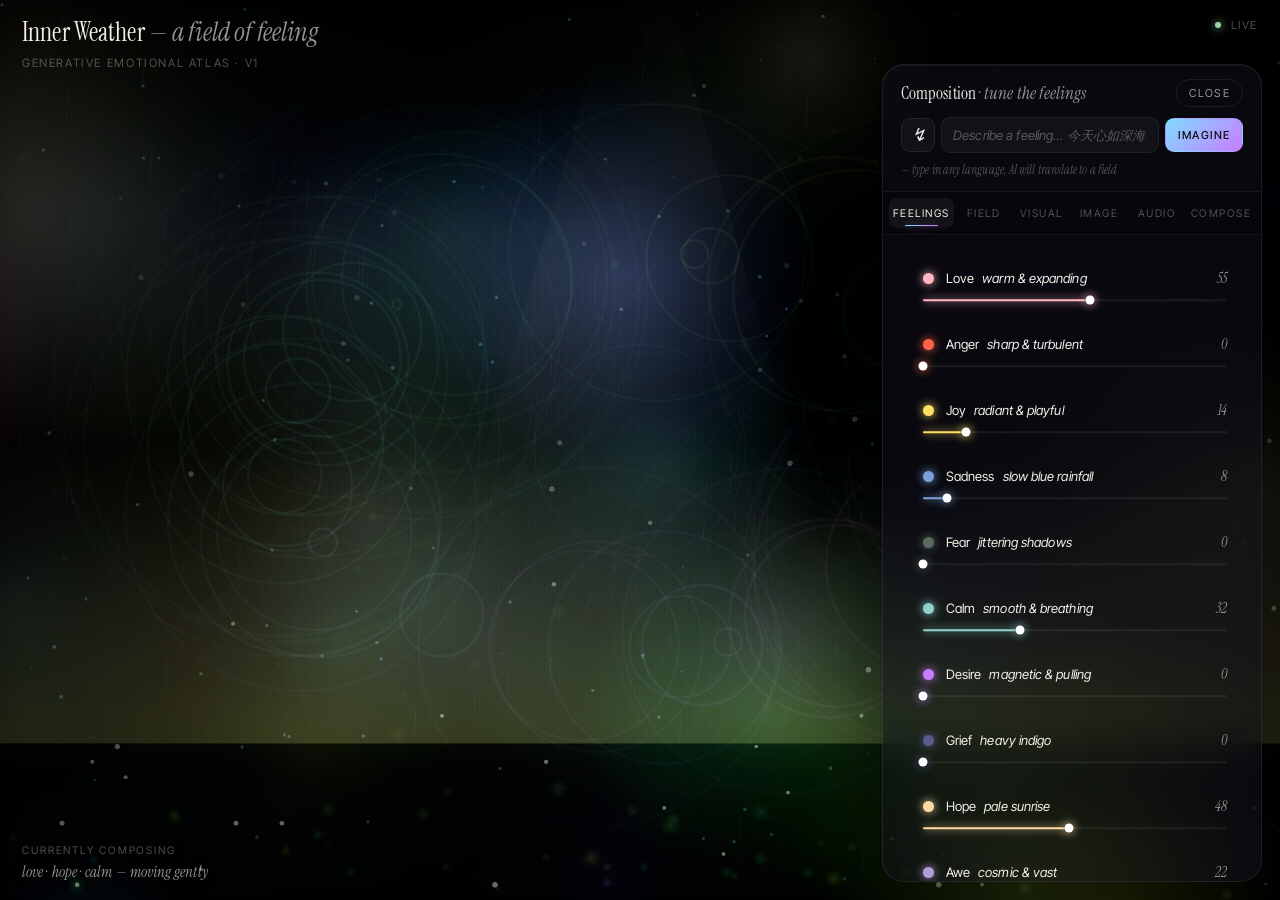
<file: Inner Weather.html>
<!doctype html>
<html lang="en">
<head>
<meta charset="utf-8" />
<meta name="viewport" content="width=device-width, initial-scale=1, viewport-fit=cover" />
<title>Inner Weather — an emotional field</title>
<link rel="preconnect" href="https://fonts.googleapis.com" />
<link rel="preconnect" href="https://fonts.gstatic.com" crossorigin />
<link href="https://fonts.googleapis.com/css2?family=Instrument+Serif:ital@0;1&family=Inter+Tight:wght@300;400;500;600&display=swap" rel="stylesheet" />
<style>
  :root{
    --bg-0:#07070c;
    --bg-1:#0c0b14;
    --ink:#f3eee6;
    --ink-soft:rgba(243,238,230,.62);
    --ink-faint:rgba(243,238,230,.32);
    --glass:rgba(18,16,28,.55);
    --glass-stroke:rgba(255,255,255,.08);
    --hairline:rgba(255,255,255,.06);
    --serif:"Instrument Serif", "Iowan Old Style", Georgia, serif;
    --sans:"Inter Tight", "Helvetica Neue", Helvetica, Arial, sans-serif;
  }
  *{box-sizing:border-box}
  html,body{margin:0;padding:0;height:100%;background:var(--bg-0);color:var(--ink);font-family:var(--sans);overflow:hidden;overscroll-behavior:none;-webkit-tap-highlight-color:transparent}
  body{font-feature-settings:"ss01","cv11";letter-spacing:.005em}
  canvas{display:block;position:absolute;inset:0;width:100%;height:100%;touch-action:none}
  #stage{position:fixed;inset:0}

  /* — Top chrome — */
  .topbar{
    position:fixed;top:0;left:0;right:0;z-index:5;
    padding:18px 22px 14px;display:flex;align-items:flex-start;justify-content:space-between;gap:16px;
    pointer-events:none;
  }
  .title{pointer-events:auto;font-family:var(--serif);font-weight:400;font-size:26px;line-height:1.15;letter-spacing:.005em;white-space:nowrap}
  .title em{font-style:italic;color:var(--ink-soft)}
  .subtitle{margin-top:8px;font-size:11.5px;color:var(--ink-faint);letter-spacing:.14em;text-transform:uppercase}
  .meta{pointer-events:auto;display:flex;gap:10px;align-items:center;font-size:11px;color:var(--ink-faint);letter-spacing:.14em;text-transform:uppercase}
  .meta .dot{width:6px;height:6px;border-radius:50%;background:#9bd3a7;box-shadow:0 0 8px #9bd3a7}

  /* — Panel — */
  .panel{
    position:fixed;z-index:4;
    right:18px;top:64px;bottom:18px;width:380px;
    background:var(--glass);
    backdrop-filter:blur(22px) saturate(1.1);
    -webkit-backdrop-filter:blur(22px) saturate(1.1);
    border:1px solid var(--glass-stroke);
    border-radius:22px;
    display:flex;flex-direction:column;
    box-shadow:0 30px 80px rgba(0,0,0,.55), inset 0 1px 0 rgba(255,255,255,.04);
    overflow:hidden;
    transition:transform .45s cubic-bezier(.2,.8,.2,1), opacity .3s;
  }
  .panel-head{
    padding:14px 18px 12px;display:flex;flex-direction:column;gap:10px;
    border-bottom:1px solid var(--hairline);
  }
  .panel-head .row{display:flex;align-items:center;justify-content:space-between;gap:10px}
  .panel-head h2{margin:0;font-family:var(--serif);font-weight:400;font-size:17px;flex:1;min-width:0}
  .panel-head h2 em{color:var(--ink-soft)}

  /* — Imagine bar (free-text emotion to params) — */
  .imagine{display:flex;gap:6px;align-items:center}
  .imagine-input{
    flex:1;background:rgba(255,255,255,.04);border:1px solid var(--hairline);color:var(--ink);
    border-radius:9px;padding:9px 11px;font-family:var(--sans);font-size:13px;letter-spacing:.01em;
    outline:none;transition:border-color .2s,background .2s;min-width:0;
  }
  .imagine-input::placeholder{color:rgba(243,238,230,.32);font-style:italic}
  .imagine-input:focus{border-color:rgba(199,124,255,.4);background:rgba(255,255,255,.06)}
  .imagine-btn{
    appearance:none;border:1px solid transparent;
    background:linear-gradient(135deg,#7fdcff,#c87cff);color:#0e0c16;
    padding:9px 12px;border-radius:9px;font-family:var(--sans);font-size:11px;letter-spacing:.1em;text-transform:uppercase;
    cursor:pointer;font-weight:500;flex-shrink:0;display:inline-flex;align-items:center;gap:6px;
    transition:transform .1s,filter .2s;
  }
  .imagine-btn:hover{filter:brightness(1.1)}
  .imagine-btn:active{transform:scale(.96)}
  .imagine-btn.thinking{filter:saturate(.3);cursor:wait}
  .imagine-btn.thinking::after{content:"…"}
  .imagine-rand{
    appearance:none;border:1px solid var(--glass-stroke);background:rgba(255,255,255,.04);color:var(--ink);
    width:34px;height:34px;border-radius:9px;cursor:pointer;display:inline-flex;align-items:center;justify-content:center;
    font-family:var(--serif);font-style:italic;font-size:18px;flex-shrink:0;
    transition:background .15s,border-color .15s,transform .1s;
  }
  .imagine-rand:hover{background:rgba(255,255,255,.08);border-color:rgba(255,255,255,.18)}
  .imagine-rand:active{transform:scale(.95) rotate(120deg)}
  .imagine-hint{font-family:var(--serif);font-style:italic;font-size:11.5px;color:var(--ink-faint);line-height:1.4;min-height:1.2em}
  .imagine-hint.show{color:var(--ink-soft)}
  .panel-toggle{
    display:inline-flex;align-items:center;gap:6px;border:1px solid var(--glass-stroke);background:transparent;color:var(--ink-soft);
    border-radius:999px;padding:6px 12px;font-family:var(--sans);font-size:11px;letter-spacing:.12em;text-transform:uppercase;cursor:pointer;
    transition:background .2s,color .2s,border-color .2s;
  }
  .panel-toggle:hover{background:rgba(255,255,255,.05);color:var(--ink);border-color:rgba(255,255,255,.16)}
  .panel.closed{transform:translateX(calc(100% + 28px));opacity:0;pointer-events:none}
  .panel-body{flex:1;overflow-y:auto;padding:14px 8px 10px 14px;scrollbar-width:thin;scrollbar-color:rgba(255,255,255,.12) transparent;min-height:0}
  .panel-body::-webkit-scrollbar{width:6px}
  .panel-body::-webkit-scrollbar-thumb{background:rgba(255,255,255,.12);border-radius:99px}

  /* Tab nav — supports 6 tabs */
  .tabs{
    display:grid;grid-template-columns:repeat(6,1fr);gap:2px;
    padding:6px;border-bottom:1px solid var(--hairline);
    background:rgba(0,0,0,.2);
  }
  .tabs button{
    appearance:none;border:none;background:transparent;color:var(--ink-faint);
    padding:9px 4px 8px;font-family:var(--sans);font-size:10.5px;letter-spacing:.14em;text-transform:uppercase;
    cursor:pointer;border-radius:8px;transition:background .15s,color .15s;
    position:relative;
  }
  .tabs button:hover{color:var(--ink-soft)}
  .tabs button.on{color:var(--ink);background:rgba(255,255,255,.05)}
  .tabs button.on::after{
    content:"";position:absolute;left:24%;right:24%;bottom:2px;height:1.5px;border-radius:99px;
    background:linear-gradient(90deg,#7fdcff,#c87cff);box-shadow:0 0 8px rgba(199,124,255,.6);
  }
  .tab{display:none;animation:fadein .25s ease}
  .tab.on{display:block}
  @keyframes fadein{from{opacity:0;transform:translateY(4px)}to{opacity:1;transform:none}}
  .tab > .section{padding:14px 16px 6px;border-bottom:1px solid var(--hairline);display:flex;flex-direction:column;gap:14px}
  .tab > .section:last-child{border-bottom:none}
  .tab .section-title{font-family:var(--serif);font-style:italic;font-size:15px;color:var(--ink-soft);margin:0 0 -4px}

  /* — Mode chips (visual mode toggles) — */
  .modes{display:grid;grid-template-columns:1fr;gap:6px}
  .mode-chip{
    display:flex;align-items:flex-start;gap:10px;
    background:rgba(255,255,255,.025);border:1px solid var(--hairline);
    padding:9px 12px;border-radius:11px;cursor:pointer;
    transition:background .15s,border-color .15s;
    user-select:none;-webkit-user-select:none;
    margin-bottom:0;
  }
  .mode-chip:hover{background:rgba(255,255,255,.05);border-color:rgba(255,255,255,.13)}
  .mode-chip input[type="checkbox"]{
    appearance:none;-webkit-appearance:none;
    width:16px;height:16px;border-radius:5px;border:1.5px solid rgba(255,255,255,.18);
    background:rgba(0,0,0,.3);cursor:pointer;flex-shrink:0;margin-top:1px;position:relative;
    transition:border-color .15s,background .15s;
  }
  .mode-chip input[type="checkbox"]:checked{
    background:linear-gradient(135deg,#7fdcff,#c87cff);
    border-color:transparent;
  }
  .mode-chip input[type="checkbox"]:checked::after{
    content:"";position:absolute;left:4px;top:1px;width:5px;height:9px;
    border:solid #0e0c16;border-width:0 1.8px 1.8px 0;transform:rotate(45deg);
  }
  .mode-chip span{display:flex;flex-direction:column;gap:1px;line-height:1.3}
  .mode-chip strong{font-weight:500;font-size:13px;color:var(--ink)}
  .mode-chip em{font-family:var(--serif);font-style:italic;font-size:11.5px;color:var(--ink-faint)}
  .mode-chip:has(input:checked){background:rgba(127,220,255,.06);border-color:rgba(199,124,255,.25)}

  /* — Image upload — */
  .img-drop{
    border:1.5px dashed rgba(255,255,255,.15);background:rgba(255,255,255,.02);
    border-radius:14px;padding:18px 14px;cursor:pointer;text-align:center;
    transition:background .2s,border-color .2s;
  }
  .img-drop:hover,.img-drop.dragover{background:rgba(127,220,255,.04);border-color:rgba(199,124,255,.4)}
  .img-drop-inner{display:flex;flex-direction:column;align-items:center;gap:6px}
  .img-drop-icon{font-size:24px;color:var(--ink-soft);font-family:var(--serif);font-style:italic}
  .img-drop-text strong{display:block;font-size:13px;color:var(--ink);font-weight:500}
  .img-drop-text em{display:block;font-family:var(--serif);font-style:italic;font-size:12px;color:var(--ink-faint);margin-top:2px}

  .img-list{display:grid;grid-template-columns:repeat(4,1fr);gap:6px;margin-top:8px}
  .img-list:empty{display:none}
  .img-thumb{
    position:relative;aspect-ratio:1;border-radius:8px;overflow:hidden;
    background:rgba(0,0,0,.4);border:1.5px solid var(--hairline);cursor:pointer;
    transition:border-color .15s,transform .1s;
  }
  .img-thumb img{width:100%;height:100%;object-fit:cover;display:block}
  .img-thumb:hover{border-color:rgba(199,124,255,.4);transform:translateY(-1px)}
  .img-thumb.active{border-color:#c87cff;box-shadow:0 0 0 1px rgba(199,124,255,.4),0 4px 12px rgba(199,124,255,.25)}
  .img-thumb.selected{border-color:rgba(127,220,255,.6)}
  .img-thumb.selected.active{border-color:#c87cff}
  .img-thumb .sel-badge{
    position:absolute;top:4px;left:4px;width:18px;height:18px;border-radius:50%;
    background:linear-gradient(135deg,#7fdcff,#c87cff);color:#0e0c16;
    display:none;align-items:center;justify-content:center;font-size:11px;font-weight:bold;
    box-shadow:0 1px 4px rgba(0,0,0,.5);
  }
  .img-thumb.selected .sel-badge{display:flex}
  .img-thumb .x{
    position:absolute;top:2px;right:2px;width:18px;height:18px;border-radius:50%;
    background:rgba(0,0,0,.7);color:#fff;border:none;cursor:pointer;
    font-size:10px;display:flex;align-items:center;justify-content:center;padding:0;
    opacity:0;transition:opacity .15s;
  }
  .img-thumb:hover .x{opacity:1}

  .temp{
    padding:14px 18px 14px;border-bottom:1px solid var(--hairline);
  }
  .temp .row{display:flex;justify-content:space-between;align-items:baseline;margin-bottom:8px}
  .temp .label{font-size:11px;letter-spacing:.18em;text-transform:uppercase;color:var(--ink-soft)}
  .temp .val{font-family:var(--serif);font-size:22px;font-style:italic}
  .temp-track{
    position:relative;height:10px;border-radius:99px;
    background:linear-gradient(90deg,#3a5da8 0%,#9aa8c2 22%,#e8e1d2 45%,#e8a473 70%,#d34a3a 100%);
    overflow:hidden;
  }
  .temp-track input{position:absolute;inset:-8px 0;width:100%;height:26px;opacity:0;cursor:pointer}
  .temp-thumb{position:absolute;top:50%;width:18px;height:18px;border-radius:50%;background:#fff;transform:translate(-50%,-50%);box-shadow:0 2px 10px rgba(0,0,0,.5),0 0 0 2px rgba(0,0,0,.25);pointer-events:none}
  .temp-words{display:flex;justify-content:space-between;margin-top:8px;font-size:10px;color:var(--ink-faint);letter-spacing:.12em;text-transform:uppercase}

  /* — Field controls (kaleido / vibrance / bpm) — */
  .fieldgrp{padding:12px 18px 14px;border-bottom:1px solid var(--hairline);display:flex;flex-direction:column;gap:14px}
  .ctrl{display:grid;grid-template-columns:1fr auto;align-items:center;gap:6px 12px}
  .ctrl .top{display:contents}
  .ctrl .label{font-size:11px;letter-spacing:.18em;text-transform:uppercase;color:var(--ink-soft)}
  .ctrl .val{font-family:var(--serif);font-style:italic;font-size:16px;color:var(--ink);font-variant-numeric:tabular-nums;text-align:right}
  .ctrl .slider{grid-column:1 / -1;position:relative;height:18px}
  .ctrl .slider input{position:absolute;inset:0;width:100%;height:100%;opacity:0;cursor:pointer}
  .ctrl .track{position:absolute;left:0;right:0;top:50%;height:2px;transform:translateY(-50%);background:rgba(255,255,255,.07);border-radius:99px}
  .ctrl .fill{position:absolute;left:0;top:50%;height:2px;transform:translateY(-50%);background:#fff;border-radius:99px;opacity:.55}
  .ctrl .thumb{position:absolute;top:50%;width:10px;height:10px;border-radius:50%;background:#fff;transform:translate(-50%,-50%);box-shadow:0 0 10px rgba(255,255,255,.5),0 0 0 1px rgba(0,0,0,.4);pointer-events:none}

  .seg{grid-column:1 / -1;display:grid;grid-template-columns:repeat(6,1fr);gap:4px;background:rgba(255,255,255,.04);border:1px solid var(--hairline);padding:3px;border-radius:10px}
  .seg button{appearance:none;border:none;background:transparent;color:var(--ink-soft);padding:6px 0;font-family:var(--sans);font-size:11px;letter-spacing:.05em;border-radius:7px;cursor:pointer;transition:background .15s,color .15s}
  .seg button.on{background:rgba(255,255,255,.10);color:var(--ink);box-shadow:inset 0 0 0 1px rgba(255,255,255,.05)}
  .seg button:hover:not(.on){color:var(--ink)}

  .bpm-row{grid-column:1 / -1;display:grid;grid-template-columns:1fr auto auto;align-items:center;gap:10px;margin-top:2px}
  .bpm-track{position:relative;height:18px}
  .bpm-track input{position:absolute;inset:0;width:100%;height:100%;opacity:0;cursor:pointer}
  .bpm-track .track,.bpm-track .fill,.bpm-track .thumb{position:absolute}
  .bpm-track .track{left:0;right:0;top:50%;height:2px;transform:translateY(-50%);background:rgba(255,255,255,.07);border-radius:99px}
  .bpm-track .fill{left:0;top:50%;height:2px;transform:translateY(-50%);background:linear-gradient(90deg,#7fdcff,#c87cff);border-radius:99px;box-shadow:0 0 8px rgba(127,220,255,.5)}
  .bpm-track .thumb{top:50%;width:10px;height:10px;border-radius:50%;background:#fff;transform:translate(-50%,-50%);box-shadow:0 0 10px rgba(127,220,255,.7),0 0 0 1px rgba(0,0,0,.4);pointer-events:none}
  .beat-dot{width:9px;height:9px;border-radius:50%;background:rgba(255,255,255,.18);transition:background .05s,box-shadow .05s,transform .05s}
  .beat-dot.on{background:#fff;box-shadow:0 0 14px rgba(255,255,255,.9);transform:scale(1.5)}
  .play-btn{appearance:none;border:1px solid var(--glass-stroke);background:rgba(255,255,255,.04);color:var(--ink);width:32px;height:32px;border-radius:50%;cursor:pointer;display:flex;align-items:center;justify-content:center;padding:0}
  .play-btn:hover{background:rgba(255,255,255,.10)}
  .play-btn svg{width:12px;height:12px;fill:currentColor}

  .emo{
    display:grid;grid-template-columns:18px 1fr 34px;align-items:center;gap:12px;
    padding:8px 10px 8px 6px;border-radius:12px;
    transition:background .2s;
  }
  .emo:hover{background:rgba(255,255,255,.025)}
  .emo .swatch{width:14px;height:14px;border-radius:50%;position:relative}
  .emo .swatch::after{content:"";position:absolute;inset:-3px;border-radius:50%;background:radial-gradient(closest-side,var(--glow),transparent 70%);opacity:.55;filter:blur(2px)}
  .emo .name{font-size:13px;color:var(--ink);letter-spacing:.01em}
  .emo .name em{font-family:var(--serif);font-style:italic;color:var(--ink-soft);font-size:11.5px;margin-left:6px;letter-spacing:.04em}
  .emo .val{font-family:var(--serif);font-size:15px;color:var(--ink-soft);text-align:right;font-variant-numeric:tabular-nums}
  .emo .slider{grid-column:1 / -1;position:relative;height:18px;margin-top:-2px}
  .emo .slider input{position:absolute;inset:0;opacity:0;width:100%;height:100%;cursor:pointer}
  .emo .track{position:absolute;left:0;right:0;top:50%;height:2px;transform:translateY(-50%);background:rgba(255,255,255,.07);border-radius:99px;overflow:hidden}
  .emo .fill{position:absolute;left:0;top:0;bottom:0;width:0%;background:var(--accent);border-radius:99px;transition:width .12s linear}
  .emo .thumb{position:absolute;top:50%;width:10px;height:10px;border-radius:50%;background:var(--accent);transform:translate(-50%,-50%);box-shadow:0 0 12px var(--glow);pointer-events:none}

  .emo-row{display:flex;align-items:center;gap:12px;padding:6px 10px 2px}
  .emo-row .name{flex:1;font-size:13px;display:flex;align-items:baseline;gap:8px}
  .emo-row .swatch{width:11px;height:11px;border-radius:50%;flex-shrink:0;box-shadow:0 0 10px var(--glow)}
  .emo-row .val{font-family:var(--serif);font-size:14px;font-style:italic;color:var(--ink-soft);font-variant-numeric:tabular-nums;width:30px;text-align:right}
  .emo-slider{position:relative;height:22px;margin:0 10px 4px}
  .emo-slider input{position:absolute;inset:0;width:100%;height:100%;opacity:0;cursor:pointer}
  .emo-slider .track{position:absolute;left:0;right:0;top:50%;height:1.5px;transform:translateY(-50%);background:rgba(255,255,255,.07);border-radius:99px}
  .emo-slider .fill{position:absolute;left:0;top:50%;height:1.5px;transform:translateY(-50%);background:var(--accent);border-radius:99px;box-shadow:0 0 8px var(--glow)}
  .emo-slider .thumb{position:absolute;top:50%;width:9px;height:9px;border-radius:50%;background:#fff;transform:translate(-50%,-50%);box-shadow:0 0 10px var(--glow),0 0 0 1px rgba(0,0,0,.4);pointer-events:none}

  .actions{
    border-top:1px solid var(--hairline);
    padding:12px;display:grid;grid-template-columns:1fr 1fr;gap:8px;
  }
  .btn{
    appearance:none;border:1px solid var(--glass-stroke);background:rgba(255,255,255,.025);color:var(--ink);
    padding:11px 12px;border-radius:12px;font-family:var(--sans);font-size:12px;letter-spacing:.08em;text-transform:uppercase;cursor:pointer;
    display:flex;align-items:center;justify-content:center;gap:8px;
    transition:background .2s,border-color .2s,transform .1s;
  }
  .btn:hover{background:rgba(255,255,255,.06);border-color:rgba(255,255,255,.16)}
  .btn:active{transform:scale(.98)}
  .btn.primary{
    grid-column:1 / -1;
    background:linear-gradient(180deg,rgba(243,238,230,.95),rgba(220,212,196,.85));
    color:#0e0c16;border-color:transparent;font-weight:500;
  }
  .btn.primary:hover{background:linear-gradient(180deg,#fff,rgba(232,224,206,.92))}
  .btn .glyph{font-family:var(--serif);font-style:italic;font-size:14px;text-transform:none;letter-spacing:0}

  /* — Audio reactivity — */
  .audiogrp{padding:12px 18px 14px;border-bottom:1px solid var(--hairline);display:flex;flex-direction:column;gap:10px}
  .audio-head{display:flex;justify-content:space-between;align-items:baseline}
  .audio-head .label{font-size:11px;letter-spacing:.18em;text-transform:uppercase;color:var(--ink-soft)}
  .audio-head .status{font-family:var(--serif);font-style:italic;font-size:15px;color:var(--ink)}
  .audio-head .status.active{color:#9bd3a7}
  .audio-row{display:flex;gap:6px}
  .audio-input{
    flex:1;background:rgba(255,255,255,.04);border:1px solid var(--hairline);color:var(--ink);
    border-radius:9px;padding:8px 10px;font-family:var(--sans);font-size:12px;letter-spacing:.01em;
    outline:none;transition:border-color .2s;
  }
  .audio-input::placeholder{color:rgba(243,238,230,.32)}
  .audio-input:focus{border-color:rgba(255,255,255,.18)}
  .audio-btn{
    appearance:none;border:1px solid var(--hairline);background:rgba(255,255,255,.04);color:var(--ink);
    padding:8px 12px;border-radius:9px;font-family:var(--sans);font-size:11px;letter-spacing:.08em;text-transform:uppercase;cursor:pointer;
    display:inline-flex;align-items:center;gap:6px;transition:background .15s,border-color .15s;
  }
  .audio-btn:hover{background:rgba(255,255,255,.08);border-color:rgba(255,255,255,.16)}
  .audio-btn.danger{color:rgba(255,180,180,.85)}
  .audio-row .grow{flex:1}
  .audio-note{font-family:var(--serif);font-style:italic;font-size:11.5px;color:var(--ink-faint);line-height:1.45}
  .audio-levels{display:grid;grid-template-columns:1fr 1fr 1fr;gap:8px;margin-top:4px}
  .lvl{display:flex;flex-direction:column;gap:4px}
  .lvl .name{font-size:9px;letter-spacing:.15em;text-transform:uppercase;color:var(--ink-faint)}
  .lvl .bar{height:3px;background:rgba(255,255,255,.07);border-radius:99px;overflow:hidden}
  .lvl .bar .fill{height:100%;width:0%;background:linear-gradient(90deg,#7fdcff,#c87cff);transition:width .08s linear}
  #ytHost{position:fixed;right:18px;bottom:18px;width:280px;height:158px;z-index:5;border-radius:12px;overflow:hidden;background:#000;box-shadow:0 20px 50px rgba(0,0,0,.6);display:none}
  #ytHost.show{display:block}
  #ytHost iframe{width:100%;height:100%;border:0;display:block}
  #ytClose{position:absolute;top:6px;right:6px;width:22px;height:22px;border-radius:50%;background:rgba(0,0,0,.6);border:1px solid rgba(255,255,255,.2);color:#fff;cursor:pointer;font-size:13px;line-height:1;display:flex;align-items:center;justify-content:center;padding:0}
  .fab{
    position:fixed;right:18px;top:64px;z-index:6;
    background:var(--glass);backdrop-filter:blur(20px);-webkit-backdrop-filter:blur(20px);
    border:1px solid var(--glass-stroke);color:var(--ink);
    padding:10px 16px;border-radius:999px;font-family:var(--sans);font-size:11px;letter-spacing:.16em;text-transform:uppercase;
    box-shadow:0 10px 30px rgba(0,0,0,.55);cursor:pointer;
    transition:background .2s,opacity .25s,transform .25s;
    display:inline-flex;align-items:center;gap:8px;
  }
  .fab:hover{background:rgba(40,36,58,.7)}
  .fab span{font-family:var(--serif);font-style:italic;text-transform:none;letter-spacing:0;color:var(--ink-soft)}
  .fab.hidden{opacity:0;pointer-events:none;transform:translateY(-6px)}

  /* Mobile layout */
  @media (max-width: 760px){
    .topbar{padding:14px 16px 8px}
    .title{font-size:20px;white-space:normal;max-width:62vw}
    .title em{display:block;font-size:15px;margin-top:2px}
    .panel{
      right:10px;left:10px;width:auto;top:auto;bottom:0;
      max-height:78vh;border-radius:24px 24px 0 0;
      transform:translateY(0);
    }
    .panel.closed{transform:translateY(calc(100% + 20px));opacity:0;pointer-events:none}
    .fab{right:50%;transform:translateX(50%);top:auto;bottom:max(18px,env(safe-area-inset-bottom));padding:12px 22px;font-size:12px}
    .fab.hidden{transform:translateX(50%) translateY(8px)}
  }

  .perf-badge{
    position:fixed;left:50%;transform:translateX(-50%);top:60px;z-index:5;
    background:rgba(20,16,30,.7);backdrop-filter:blur(10px);
    color:var(--ink-soft);border:1px solid var(--hairline);
    padding:5px 12px;border-radius:99px;font-family:var(--sans);font-size:10.5px;letter-spacing:.16em;text-transform:uppercase;
    opacity:0;pointer-events:none;transition:opacity .35s;
  }
  .perf-badge.show{opacity:1}
  .readout{
    position:fixed;left:22px;bottom:max(18px,env(safe-area-inset-bottom));z-index:5;
    pointer-events:none;font-family:var(--serif);font-style:italic;font-size:15px;color:var(--ink-soft);
    max-width:60vw;line-height:1.35;text-shadow:0 1px 12px rgba(0,0,0,.7);
  }
  .readout .k{color:var(--ink);font-style:normal;font-family:var(--sans);font-size:10.5px;letter-spacing:.18em;text-transform:uppercase;display:block;margin-bottom:4px;color:var(--ink-faint)}
  @media(max-width:760px){.readout{font-size:13px;left:16px;bottom:80px}}
</style>
</head>
<body>
  <div id="stage">
    <canvas id="cv"></canvas>
  </div>

  <div class="topbar">
    <div>
      <div class="title">Inner Weather <em>— a field of feeling</em></div>
      <div class="subtitle">Generative emotional atlas · v1</div>
    </div>
    <div class="meta"><span class="dot" id="livedot"></span><span>live</span></div>
  </div>

  <div class="perf-badge" id="perfBadge">eco mode</div>

  <div class="readout" id="readout">
    <span class="k">Currently composing</span>
    <span id="readout-text">a still pool</span>
  </div>

  <button class="fab" id="fab">Tune feelings <span>↑</span></button>

  <div id="ytHost">
    <button id="ytClose" aria-label="Close">×</button>
    <div id="ytFrame"></div>
  </div>

  <aside class="panel" id="panel">
    <div class="panel-head">
      <div class="row">
        <h2>Composition <em>· tune the feelings</em></h2>
        <button class="panel-toggle" id="closePanel">Close</button>
      </div>
      <div class="imagine">
        <button class="imagine-rand" id="randTop" title="Random composition" aria-label="Randomize">↯</button>
        <input type="text" class="imagine-input" id="imagineInput" placeholder="Describe a feeling… 今天心如深海 ・ wistful golden hour…" />
        <button class="imagine-btn" id="imagineBtn">Imagine</button>
      </div>
      <div class="imagine-hint" id="imagineHint">— type in any language, AI will translate to a field</div>
    </div>

    <nav class="tabs" id="tabs">
      <button class="on" data-tab="feelings">Feelings</button>
      <button data-tab="field">Field</button>
      <button data-tab="visual">Visual</button>
      <button data-tab="image">Image</button>
      <button data-tab="audio">Audio</button>
      <button data-tab="compose">Compose</button>
    </nav>

    <div class="panel-body">

      <!-- FEELINGS -->
      <section class="tab on" data-tab="feelings">
        <div class="section" id="emoList"></div>
      </section>

      <!-- FIELD -->
      <section class="tab" data-tab="field">
        <div class="section">
          <h3 class="section-title">Climate</h3>
          <div class="ctrl">
            <span class="label">Temperature</span>
            <span class="val" id="tempVal">42°</span>
            <div class="temp-track" style="grid-column:1/-1;height:10px;border-radius:99px;overflow:hidden;background:linear-gradient(90deg,#3a5da8 0%,#9aa8c2 22%,#e8e1d2 45%,#e8a473 70%,#d34a3a 100%);position:relative">
              <input type="range" min="0" max="100" value="42" id="temp" style="position:absolute;inset:-8px 0;width:100%;height:26px;opacity:0;cursor:pointer" />
              <div class="temp-thumb" id="tempThumb" style="position:absolute;top:50%;width:18px;height:18px;border-radius:50%;background:#fff;transform:translate(-50%,-50%);box-shadow:0 2px 10px rgba(0,0,0,.5),0 0 0 2px rgba(0,0,0,.25);pointer-events:none"></div>
            </div>
            <div class="temp-words" style="grid-column:1/-1"><span>Stillness</span><span>Drift</span><span>Storm</span></div>
          </div>
        </div>

        <div class="section">
          <h3 class="section-title">Field dynamics</h3>
          <div class="ctrl"><span class="label">Density</span><span class="val" id="densVal">1.0×</span>
            <div class="slider"><div class="track"></div><div class="fill" id="densFill"></div><div class="thumb" id="densThumb"></div>
              <input type="range" min="20" max="200" value="100" id="dens" />
            </div>
          </div>
          <div class="ctrl"><span class="label">Motion speed</span><span class="val" id="motVal">1.0×</span>
            <div class="slider"><div class="track"></div><div class="fill" id="motFill"></div><div class="thumb" id="motThumb"></div>
              <input type="range" min="10" max="300" value="100" id="mot" />
            </div>
          </div>
          <div class="ctrl"><span class="label">Turbulence</span><span class="val" id="turbVal">0.50</span>
            <div class="slider"><div class="track"></div><div class="fill" id="turbFill"></div><div class="thumb" id="turbThumb"></div>
              <input type="range" min="0" max="200" value="50" id="turb" />
            </div>
          </div>
          <div class="ctrl"><span class="label">Glow / softness</span><span class="val" id="glowVal">0.70</span>
            <div class="slider"><div class="track"></div><div class="fill" id="glowFill"></div><div class="thumb" id="glowThumb"></div>
              <input type="range" min="0" max="150" value="70" id="glow" />
            </div>
          </div>
        </div>
      </section>

      <!-- VISUAL -->
      <section class="tab" data-tab="visual">
        <div class="section">
          <h3 class="section-title">Mirror</h3>
          <div class="ctrl">
            <span class="label">Kaleidoscope</span>
            <span class="val" id="kaleidoVal">off</span>
            <div class="seg" id="kaleidoSeg">
              <button data-k="0" class="on">Off</button>
              <button data-k="4">4</button>
              <button data-k="6">6</button>
              <button data-k="8">8</button>
              <button data-k="12">12</button>
              <button data-k="16">16</button>
            </div>
          </div>
          <div class="ctrl">
            <span class="label">Mirror axis</span>
            <span class="val" id="mirrorVal">none</span>
            <div class="seg" style="grid-template-columns:repeat(4,1fr)" id="mirrorSeg">
              <button data-m="0" class="on">None</button>
              <button data-m="1">Horiz</button>
              <button data-m="2">Vert</button>
              <button data-m="3">Both</button>
            </div>
          </div>
        </div>

        <div class="section">
          <h3 class="section-title">Color</h3>
          <div class="ctrl"><span class="label">Vibrance</span><span class="val" id="vibVal">50</span>
            <div class="slider"><div class="track"></div><div class="fill" id="vibFill"></div><div class="thumb" id="vibThumb"></div>
              <input type="range" min="0" max="100" value="50" id="vib" />
            </div>
          </div>
          <div class="ctrl"><span class="label">Hue shift</span><span class="val" id="hueVal">0°</span>
            <div class="slider">
              <div class="track" style="background:linear-gradient(90deg,#ff5b8d,#ffd166,#9ee06a,#7fdcff,#c87cff,#ff5b8d);opacity:.45"></div>
              <div class="thumb" id="hueThumb"></div>
              <input type="range" min="-180" max="180" value="0" id="hue" />
            </div>
          </div>
          <div class="ctrl"><span class="label">Background depth</span><span class="val" id="darkVal">0.30</span>
            <div class="slider"><div class="track"></div><div class="fill" id="darkFill"></div><div class="thumb" id="darkThumb"></div>
              <input type="range" min="0" max="100" value="30" id="dark" />
            </div>
          </div>
        </div>

        <div class="section">
          <h3 class="section-title">Atmosphere</h3>
          <div class="ctrl"><span class="label">Bloom</span><span class="val" id="bloomVal">0.30</span>
            <div class="slider"><div class="track"></div><div class="fill" id="bloomFill"></div><div class="thumb" id="bloomThumb"></div>
              <input type="range" min="0" max="100" value="30" id="bloom" />
            </div>
          </div>
          <div class="ctrl"><span class="label">Trails (persistence)</span><span class="val" id="trailVal">0</span>
            <div class="slider"><div class="track"></div><div class="fill" id="trailFill"></div><div class="thumb" id="trailThumb"></div>
              <input type="range" min="0" max="95" value="0" id="trail" />
            </div>
          </div>
          <div class="ctrl"><span class="label">Grain</span><span class="val" id="grainVal">0.5</span>
            <div class="slider"><div class="track"></div><div class="fill" id="grainFill"></div><div class="thumb" id="grainThumb"></div>
              <input type="range" min="0" max="100" value="50" id="grain" />
            </div>
          </div>
          <div class="ctrl"><span class="label">Vignette</span><span class="val" id="vigVal">0.5</span>
            <div class="slider"><div class="track"></div><div class="fill" id="vigFill"></div><div class="thumb" id="vigThumb"></div>
              <input type="range" min="0" max="100" value="50" id="vig" />
            </div>
          </div>
        </div>
        <div class="section">
          <h3 class="section-title">Visual modes <em style="font-size:11px;color:var(--ink-faint);font-style:normal;letter-spacing:.12em;text-transform:uppercase;margin-left:6px">stackable</em></h3>
          <div class="modes" id="modes">
            <label class="mode-chip"><input type="checkbox" data-mode="base" checked /><span><strong>Base field</strong><em>the emotional clouds</em></span></label>
            <label class="mode-chip"><input type="checkbox" data-mode="lineTrace" /><span><strong>Line trace</strong><em>一筆畫 · single flowing line</em></span></label>
            <label class="mode-chip"><input type="checkbox" data-mode="flowField" /><span><strong>Flow field</strong><em>particles riding noise currents</em></span></label>
            <label class="mode-chip"><input type="checkbox" data-mode="mandalaRings" /><span><strong>Mandala rings</strong><em>expanding concentric pulse</em></span></label>
            <label class="mode-chip"><input type="checkbox" data-mode="waveform" /><span><strong>Waveform</strong><em>audio-driven horizon line</em></span></label>
            <label class="mode-chip"><input type="checkbox" data-mode="constellation" /><span><strong>Constellation</strong><em>dots wired to neighbors</em></span></label>
            <label class="mode-chip"><input type="checkbox" data-mode="spiral" /><span><strong>Spiral arms</strong><em>logarithmic galaxy</em></span></label>
            <label class="mode-chip"><input type="checkbox" data-mode="ripples" /><span><strong>Ripples</strong><em>raindrops on water</em></span></label>
            <label class="mode-chip"><input type="checkbox" data-mode="crystals" /><span><strong>Crystals</strong><em>shard burst from center</em></span></label>
            <label class="mode-chip"><input type="checkbox" data-mode="ribbons" /><span><strong>Ribbons</strong><em>silk strands in wind</em></span></label>
            <label class="mode-chip"><input type="checkbox" data-mode="tunnel" /><span><strong>Tunnel</strong><em>zooming forward perspective</em></span></label>
            <label class="mode-chip"><input type="checkbox" data-mode="halftone" /><span><strong>Halftone</strong><em>pulsing dot grid</em></span></label>
            <label class="mode-chip"><input type="checkbox" data-mode="petals" /><span><strong>Petals</strong><em>drifting floral debris</em></span></label>
            <label class="mode-chip"><input type="checkbox" data-mode="aurora" /><span><strong>Aurora</strong><em>vertical light curtains</em></span></label>
          </div>
          <div class="ctrl" style="margin-top:6px">
            <label class="mode-chip" style="grid-column:1/-1;margin-bottom:0">
              <input type="checkbox" id="autoCycle" />
              <span><strong>Auto-cycle modes</strong><em>switch on music sections</em></span>
            </label>
          </div>
          <div class="ctrl">
            <span class="label">Cycle interval</span><span class="val" id="cycVal">14s</span>
            <div class="slider"><div class="track"></div><div class="fill" id="cycFill"></div><div class="thumb" id="cycThumb"></div>
              <input type="range" min="4" max="60" value="14" id="cyc" />
            </div>
          </div>
        </div>
      </section>

      <!-- IMAGE -->
      <!-- IMAGE -->
      <section class="tab" data-tab="image">
        <div class="section">
          <h3 class="section-title">Upload</h3>
          <div class="img-drop" id="imgDrop">
            <input type="file" id="imgInput" accept="image/*" multiple style="display:none" />
            <div class="img-drop-inner">
              <div class="img-drop-icon">⌬</div>
              <div class="img-drop-text"><strong>Drop images here</strong><em>or click to choose · multiple OK</em></div>
            </div>
          </div>
          <div class="img-list" id="imgList"></div>
        </div>

        <div class="section">
          <h3 class="section-title">Aesthetic <em style="font-size:11px;color:var(--ink-faint);font-style:normal;letter-spacing:.12em;text-transform:uppercase;margin-left:6px">stackable</em></h3>
          <div class="modes" id="imgModes">
            <label class="mode-chip"><input type="checkbox" data-imode="enabled" checked /><span><strong>Show image</strong><em>render uploaded image as canvas</em></span></label>
            <label class="mode-chip"><input type="checkbox" data-imode="ripple" /><span><strong>Liquid ripple</strong><em>concentric water distortion</em></span></label>
            <label class="mode-chip"><input type="checkbox" data-imode="oil" /><span><strong>Oil painting</strong><em>thick impasto smear</em></span></label>
            <label class="mode-chip"><input type="checkbox" data-imode="gothic" /><span><strong>Gothic</strong><em>cathedral shadow · stained glass</em></span></label>
            <label class="mode-chip"><input type="checkbox" data-imode="mannerist" /><span><strong>Mannerist</strong><em>elongated · distorted scale</em></span></label>
            <label class="mode-chip"><input type="checkbox" data-imode="nihilist" /><span><strong>Nihilist</strong><em>dissolving · static · void</em></span></label>
            <label class="mode-chip"><input type="checkbox" data-imode="romantic" /><span><strong>Romantic</strong><em>misty · sublime · golden bloom</em></span></label>
            <label class="mode-chip"><input type="checkbox" data-imode="occult" /><span><strong>Occult / 玄學</strong><em>sigil overlays · sacred geometry</em></span></label>
            <label class="mode-chip"><input type="checkbox" data-imode="glitch" /><span><strong>Glitch</strong><em>RGB shift · scanline tear</em></span></label>
            <label class="mode-chip"><input type="checkbox" data-imode="shatter" /><span><strong>Shatter</strong><em>break into fragments</em></span></label>
            <label class="mode-chip"><input type="checkbox" data-imode="kaleido" /><span><strong>Image kaleidoscope</strong><em>radial mirror through image</em></span></label>
            <label class="mode-chip"><input type="checkbox" data-imode="melt" /><span><strong>Melt / 化水</strong><em>vertical drip distortion</em></span></label>
          </div>
        </div>

        <div class="section">
          <h3 class="section-title">Image controls</h3>
          <div class="ctrl"><span class="label">Image opacity</span><span class="val" id="imgOpaVal">0.85</span>
            <div class="slider"><div class="track"></div><div class="fill" id="imgOpaFill"></div><div class="thumb" id="imgOpaThumb"></div>
              <input type="range" min="0" max="100" value="85" id="imgOpa" />
            </div>
          </div>
          <div class="ctrl"><span class="label">Effect strength</span><span class="val" id="imgFxVal">1.0×</span>
            <div class="slider"><div class="track"></div><div class="fill" id="imgFxFill"></div><div class="thumb" id="imgFxThumb"></div>
              <input type="range" min="0" max="200" value="100" id="imgFx" />
            </div>
          </div>
          <div class="ctrl"><span class="label">Image scale</span><span class="val" id="imgSclVal">1.0×</span>
            <div class="slider"><div class="track"></div><div class="fill" id="imgSclFill"></div><div class="thumb" id="imgSclThumb"></div>
              <input type="range" min="30" max="200" value="100" id="imgScl" />
            </div>
          </div>
          <div class="ctrl"><span class="label">Blend</span><span class="val" id="imgBlendVal">normal</span>
            <div class="seg" id="imgBlendSeg" style="grid-template-columns:repeat(4,1fr)">
              <button data-blend="source-over" class="on">Normal</button>
              <button data-blend="lighter">Add</button>
              <button data-blend="multiply">Multiply</button>
              <button data-blend="screen">Screen</button>
            </div>
          </div>
          <label class="mode-chip" style="margin-top:6px">
            <input type="checkbox" id="imgCycle" />
            <span><strong>Cycle uploaded images</strong><em>auto-rotate through them</em></span>
          </label>
        </div>

        <div class="section">
          <h3 class="section-title">Arrangement</h3>
          <div class="ctrl">
            <span class="label">Layout</span>
            <span class="val" id="imgArrVal">single</span>
            <div class="seg" id="imgArrSeg" style="grid-template-columns:repeat(4,1fr);grid-row-gap:4px">
              <button data-arr="single" class="on">Single</button>
              <button data-arr="radial">Radial</button>
              <button data-arr="scatter">Scatter</button>
              <button data-arr="tile">Tile</button>
              <button data-arr="orbit">Orbit</button>
              <button data-arr="spiral">Spiral</button>
              <button data-arr="growth">Growth</button>
              <button data-arr="single" style="visibility:hidden"></button>
            </div>
          </div>
          <div class="ctrl"><span class="label">Copies</span><span class="val" id="imgCntVal">8</span>
            <div class="slider"><div class="track"></div><div class="fill" id="imgCntFill"></div><div class="thumb" id="imgCntThumb"></div>
              <input type="range" min="2" max="48" value="8" id="imgCnt" />
            </div>
          </div>
          <div class="ctrl"><span class="label">Spawn rate (growth)</span><span class="val" id="imgRateVal">1.0/s</span>
            <div class="slider"><div class="track"></div><div class="fill" id="imgRateFill"></div><div class="thumb" id="imgRateThumb"></div>
              <input type="range" min="2" max="200" value="100" id="imgRate" />
            </div>
          </div>
          <label class="mode-chip">
            <input type="checkbox" id="imgUseAll" />
            <span><strong>Mix all images</strong><em>arrangements pull from full library</em></span>
          </label>
        </div>
      </section>

      <!-- AUDIO -->
      <section class="tab" data-tab="audio">
        <div class="section">
          <h3 class="section-title">Generative music</h3>
          <div class="ctrl">
            <span class="label">BPM</span>
            <span class="val" id="bpmVal">90</span>
            <div class="bpm-row" style="grid-column:1/-1">
              <div class="bpm-track">
                <div class="track"></div>
                <div class="fill" id="bpmFill"></div>
                <div class="thumb" id="bpmThumb"></div>
                <input type="range" min="40" max="180" value="90" id="bpm" />
              </div>
              <div class="beat-dot" id="beatDot"></div>
              <button class="play-btn" id="musicBtn" aria-label="Play music">
                <svg id="playIcon" viewBox="0 0 12 12"><path d="M2 1 L11 6 L2 11 Z"/></svg>
              </button>
            </div>
          </div>
        </div>

        <div class="section">
          <h3 class="section-title">Audio reactive</h3>
          <div class="audio-head">
            <span class="label">Source</span>
            <span class="status" id="audioStatus">silent</span>
          </div>
          <div class="audio-row">
            <input type="text" class="audio-input" id="audioUrl" placeholder="Paste YouTube / mp3 / wav URL…" />
            <button class="audio-btn" id="audioLoad">Load</button>
          </div>
          <div class="audio-row">
            <button class="audio-btn" id="audioMic">● Mic</button>
            <button class="audio-btn" id="audioFile">File…</button>
            <button class="audio-btn danger grow" id="audioStop">Stop</button>
            <input type="file" id="audioFileInput" accept="audio/*" style="display:none" />
          </div>
          <div class="audio-note" id="audioNote">YouTube audio can't be tapped directly — paste a link to embed the player, then enable <strong>Mic</strong> to let the field react to it.</div>
          <div class="audio-levels" id="audioLevels" style="opacity:.4">
            <div class="lvl"><div class="name">Bass</div><div class="bar"><div class="fill" id="lvlBass"></div></div></div>
            <div class="lvl"><div class="name">Mid</div><div class="bar"><div class="fill" id="lvlMid"></div></div></div>
            <div class="lvl"><div class="name">Treble</div><div class="bar"><div class="fill" id="lvlHi"></div></div></div>
          </div>
        </div>

        <div class="section">
          <h3 class="section-title">Reactivity</h3>
          <div class="ctrl"><span class="label">Audio gain</span><span class="val" id="aGainVal">1.0×</span>
            <div class="slider"><div class="track"></div><div class="fill" id="aGainFill"></div><div class="thumb" id="aGainThumb"></div>
              <input type="range" min="0" max="250" value="100" id="aGain" />
            </div>
          </div>
          <div class="ctrl"><span class="label">Bass impact</span><span class="val" id="bImpVal">1.0×</span>
            <div class="slider"><div class="track"></div><div class="fill" id="bImpFill"></div><div class="thumb" id="bImpThumb"></div>
              <input type="range" min="0" max="250" value="100" id="bImp" />
            </div>
          </div>
          <div class="ctrl"><span class="label">Mid impact</span><span class="val" id="mImpVal">1.0×</span>
            <div class="slider"><div class="track"></div><div class="fill" id="mImpFill"></div><div class="thumb" id="mImpThumb"></div>
              <input type="range" min="0" max="250" value="100" id="mImp" />
            </div>
          </div>
          <div class="ctrl"><span class="label">Treble impact</span><span class="val" id="tImpVal">1.0×</span>
            <div class="slider"><div class="track"></div><div class="fill" id="tImpFill"></div><div class="thumb" id="tImpThumb"></div>
              <input type="range" min="0" max="250" value="100" id="tImp" />
            </div>
          </div>
        </div>
      </section>

      <!-- COMPOSE -->
      <section class="tab" data-tab="compose">
        <div class="section">
          <h3 class="section-title">Now</h3>
          <div class="actions" style="border:none;padding:0">
            <button class="btn" id="randomize"><span class="glyph">↯</span> Randomize</button>
            <button class="btn" id="reset"><span class="glyph">↺</span> Reset</button>
            <button class="btn primary" id="generate"><span class="glyph">✶</span> Generate new image</button>
            <button class="btn" id="save" style="grid-column:1 / -1"><span class="glyph">↧</span> Save composition</button>
          </div>
        </div>
        <div class="section">
          <h3 class="section-title">Presets</h3>
          <div class="actions" style="border:none;padding:0;grid-template-columns:1fr 1fr">
            <button class="btn" data-preset="aurora">Aurora</button>
            <button class="btn" data-preset="ember">Ember</button>
            <button class="btn" data-preset="deep">Deep blue</button>
            <button class="btn" data-preset="bloom">Bloom</button>
            <button class="btn" data-preset="acid">Acid</button>
            <button class="btn" data-preset="ghost">Ghost</button>
          </div>
        </div>
      </section>

    </div>
  </aside>

<script>
/* ============================================================
   INNER WEATHER — a generative emotional field
   ============================================================ */

const EMOTIONS = [
  { id:"love",      name:"Love",      whisper:"warm & expanding",   hue:[348, 18],  sat:80, light:64, glow:"#ffb6c1", style:"bloom"    },
  { id:"anger",     name:"Anger",     whisper:"sharp & turbulent",  hue:[8, 28],    sat:90, light:54, glow:"#ff6347", style:"sparks"   },
  { id:"joy",       name:"Joy",       whisper:"radiant & playful",  hue:[48, 188],  sat:85, light:62, glow:"#ffe066", style:"bubbles"  },
  { id:"sadness",   name:"Sadness",   whisper:"slow blue rainfall", hue:[218, 248], sat:55, light:52, glow:"#7aa0d9", style:"rain"     },
  { id:"fear",      name:"Fear",      whisper:"jittering shadows",  hue:[130, 110], sat:30, light:30, glow:"#5b6b5f", style:"jitter"   },
  { id:"calm",      name:"Calm",      whisper:"smooth & breathing", hue:[170, 200], sat:42, light:60, glow:"#8fd1c8", style:"breath"   },
  { id:"desire",    name:"Desire",    whisper:"magnetic & pulling", hue:[300, 330], sat:75, light:55, glow:"#c87cff", style:"vortex"   },
  { id:"grief",     name:"Grief",     whisper:"heavy indigo",       hue:[245, 260], sat:45, light:32, glow:"#5a5a8c", style:"heavy"    },
  { id:"hope",      name:"Hope",      whisper:"pale sunrise",       hue:[28, 58],   sat:55, light:74, glow:"#ffd9a3", style:"sunrise"  },
  { id:"awe",       name:"Awe",       whisper:"cosmic & vast",      hue:[265, 285], sat:65, light:48, glow:"#b39ddb", style:"cosmos"   },
  { id:"jealousy",  name:"Jealousy",  whisper:"acid green-gold",    hue:[78, 92],   sat:75, light:50, glow:"#c0d24a", style:"ribbon"   },
  { id:"curiosity", name:"Curiosity", whisper:"wandering lights",   hue:[180, 215], sat:70, light:60, glow:"#7fdcff", style:"branch"   },
];

// ---- state ----
const state = {
  values: Object.fromEntries(EMOTIONS.map(e=>[e.id, 0])),
  temp: 42,
  kaleido: 0,
  vibrance: 50,
  bpm: 90,
  musicOn: false,
  beatFlash: 0,
  beatCount: 0,
  // new field params
  density: 1.0,
  motionSpeed: 1.0,
  turbulence: 0.5,
  glow: 0.7,
  // visual
  mirror: 0,            // 0=none 1=horiz 2=vert 3=both
  hueShift: 0,          // -180..180 (applied as CSS filter)
  bgDark: 0.3,
  bloom: 0.3,
  trails: 0,            // 0..0.95
  grain: 0.5,
  vignette: 0.5,
  // audio reactivity strengths
  audioGain: 1.0,
  bassImpact: 1.0,
  midImpact: 1.0,
  trebleImpact: 1.0,
  // visual modes (additional treatments stacked on top of base field)
  modes: {
    base:         true,
    lineTrace:    false,   // 一筆畫 continuous flowing line
    flowField:    false,   // noise-following particles with trails
    mandalaRings: false,   // expanding concentric rings
    waveform:     false,   // audio waveform across screen
    constellation:false,   // dots connected to neighbors
    spiral:       false,   // logarithmic spiral arms
    ripples:      false,   // concentric water rings from random points
    crystals:     false,   // angular shards radiating from center
    ribbons:      false,   // flowing silk strands
    tunnel:       false,   // perspective zoom inward
    halftone:     false,   // dot pattern grid
    petals:       false,   // floating rose-petal forms
    aurora:       false,   // shimmering vertical curtains
  },
  // auto-cycle modes based on music sections
  autoCycle: false,
  autoSec: 14,            // seconds between switches (also triggered by energy change)
  _lastCycleAt: 0,
  _energySmooth: 0,
  _energyVar: 0,
  t: 0,
  pixelRatio: Math.min(window.devicePixelRatio||1, 2),
};
// pleasant default composition
const DEFAULTS = { love:55, hope:48, calm:32, awe:22, curiosity:18, joy:14, sadness:8 };
Object.assign(state.values, DEFAULTS);

// ---- helpers ----
const TAU = Math.PI*2;
const rand = (a=1,b)=> b===undefined ? Math.random()*a : a + Math.random()*(b-a);
const lerp = (a,b,t)=> a+(b-a)*t;
const clamp = (v,a,b)=> Math.max(a, Math.min(b,v));
const smooth = t => t*t*(3-2*t);

// Defensive arc — clamp negative radii (many places compute r from life/pulse that can dip)
const _origArc = CanvasRenderingContext2D.prototype.arc;
CanvasRenderingContext2D.prototype.arc = function(x, y, r, s, e, ccw){
  return _origArc.call(this, x, y, Math.max(0, r||0), s, e, ccw);
};

function noise2(x,y){
  // cheap pseudo noise from sin layering
  return Math.sin(x*1.7+Math.cos(y*1.3))*0.5 + Math.sin(x*0.8 - y*1.1)*0.35 + Math.sin(x*2.6 + y*0.7)*0.15;
}

// ---- canvas ----
const cv = document.getElementById('cv');
const ctx = cv.getContext('2d', { alpha:false });
// offscreen — we render the field here, then composite (with kaleidoscope + vibrance) to main
const srcCv = document.createElement('canvas');
const srcCtx = srcCv.getContext('2d', { alpha:false });
let W=0,H=0,CX=0,CY=0,SCALE=1;

function resize(){
  const dpr = state.pixelRatio;
  const w = innerWidth, h = innerHeight;
  cv.width = Math.round(w*dpr); cv.height = Math.round(h*dpr);
  cv.style.width=w+'px'; cv.style.height=h+'px';
  ctx.setTransform(dpr,0,0,dpr,0,0);
  srcCv.width = cv.width; srcCv.height = cv.height;
  srcCtx.setTransform(dpr,0,0,dpr,0,0);
  W=w; H=h; CX=w/2; CY=h/2;
  SCALE = Math.min(w,h)/900;
}
addEventListener('resize', resize);

// ---- Fields ----
class Field {
  constructor(emo){
    this.emo = emo;
    this.blobs = [];
    this.particles = [];
    this.seed = Math.random()*1000;
    this.init();
  }
  init(){
    const e = this.emo;
    // soft drifting blobs (every emotion has some)
    const nBlobs = 5;
    for(let i=0;i<nBlobs;i++){
      this.blobs.push({
        x: rand(0,1), y: rand(0,1),
        r: rand(.18,.42),
        a: rand(0, TAU),
        speed: rand(.04, .12),
        hue: lerp(e.hue[0], e.hue[1], Math.random()),
        phase: rand(0, TAU),
      });
    }
    // emotion-specific particles
    const N = 80;
    for(let i=0;i<N;i++){
      this.particles.push({
        x: Math.random(), y: Math.random(),
        vx: rand(-1,1)*0.0006, vy: rand(-1,1)*0.0006,
        life: Math.random(),
        seed: Math.random()*100,
        size: rand(.4,1.4),
      });
    }
  }
  hslStr(h,s,l,a){ return `hsla(${h.toFixed(0)},${s}%,${l}%,${a})`; }

  draw(ctx, dt, value, temp){
    if(value<=0.005) return;
    const e = this.emo;
    const v = Math.pow(value, 0.85);           // perceptual amp
    const T = temp;                            // 0..1
    const speedMul = 0.4 + T*2.2;
    const sat = e.sat * (0.6 + T*0.7);
    const lit = e.light + (T-0.5)*8;
    const time = state.t;

    // ---- BLOB FIELD (base for every emotion) ----
    for(const b of this.blobs){
      b.a += b.speed * speedMul * dt * 0.6;
      const wob = noise2(b.x*4+time*0.0003*speedMul, b.y*4+b.phase);
      const px = (b.x + Math.cos(b.a)*0.22 + wob*0.05*T)*W;
      const py = (b.y + Math.sin(b.a*1.1)*0.18 + wob*0.05*T)*H;
      const pulse = 0.85 + Math.sin(time*0.0009 + b.phase)*0.18*(0.4+T);
      const r = b.r * Math.min(W,H) * pulse * (0.55+v*0.7);
      const grd = ctx.createRadialGradient(px,py,0, px,py,r);
      const a0 = 0.18*v*(0.6+T*0.6);
      grd.addColorStop(0, this.hslStr(b.hue, sat, lit+8, a0));
      grd.addColorStop(0.45, this.hslStr(b.hue+8, sat*0.9, lit, a0*0.45));
      grd.addColorStop(1, this.hslStr(b.hue, sat, lit-10, 0));
      ctx.fillStyle = grd;
      ctx.beginPath(); ctx.arc(px,py,r,0,TAU); ctx.fill();
    }

    // ---- emotion-specific overlay ----
    this.drawStyle(ctx, dt, v, T, sat, lit, time);
  }

  drawStyle(ctx, dt, v, T, sat, lit, time){
    const e = this.emo;
    const style = e.style;
    const hueA = e.hue[0], hueB = e.hue[1];

    if(style==="bloom"){
      // expanding heart-rings of warm light
      for(const p of this.particles){
        p.life += dt*0.00018*(0.4+T*1.6)*(0.4+v);
        if(p.life>1) p.life = 0;
        const cx = (0.5 + Math.cos(p.seed*6.28)*0.28)*W;
        const cy = (0.5 + Math.sin(p.seed*6.28)*0.22)*H;
        const r = p.life * 220 * SCALE * (0.6+v);
        const a = (1-p.life)*0.07*v;
        ctx.strokeStyle = this.hslStr(lerp(hueA,hueB,p.seed%1), sat, lit+10, a);
        ctx.lineWidth = 1.2 + p.size;
        ctx.beginPath(); ctx.arc(cx,cy,r,0,TAU); ctx.stroke();
      }
    }

    else if(style==="sparks"){
      // sharp embers + heat lines
      ctx.lineCap='round';
      for(const p of this.particles){
        p.life += dt*0.0006*(0.5+T*2.4);
        if(p.life>1){ p.life=0; p.x=Math.random(); p.y=Math.random(); }
        const dir = noise2(p.x*5+time*0.001, p.y*5)*Math.PI;
        const len = (4 + Math.random()*22)*SCALE*(0.4+T*1.4);
        const px = p.x*W, py = p.y*H;
        const a = (1-p.life)*0.7*v;
        ctx.strokeStyle = this.hslStr(lerp(hueA,hueB,Math.random()), sat, lit+18, a);
        ctx.lineWidth = 0.7+Math.random()*1.2;
        ctx.beginPath(); ctx.moveTo(px,py); ctx.lineTo(px+Math.cos(dir)*len, py+Math.sin(dir)*len); ctx.stroke();
      }
    }

    else if(style==="bubbles"){
      for(const p of this.particles){
        p.life += dt*0.0004*(0.4+T*1.8)*(0.5+v);
        if(p.life>1){ p.life=0; p.x=Math.random(); p.y=1; p.size=rand(.5,1.6); }
        p.y -= dt*0.00006*(0.5+T*2)*p.size;
        if(p.y<-.1) p.y=1.05;
        p.x += Math.sin(time*0.001+p.seed)*0.0003;
        const r = (3+p.size*8)*SCALE*(0.5+v);
        const a = 0.5*v*(1-p.life);
        const h = lerp(hueA,hueB,p.seed%1);
        const grd = ctx.createRadialGradient(p.x*W,p.y*H,0, p.x*W,p.y*H,r);
        grd.addColorStop(0, this.hslStr(h, sat, lit+20, a));
        grd.addColorStop(1, this.hslStr(h, sat, lit, 0));
        ctx.fillStyle = grd;
        ctx.beginPath(); ctx.arc(p.x*W,p.y*H,r,0,TAU); ctx.fill();
      }
    }

    else if(style==="rain"){
      for(const p of this.particles){
        p.y += dt*0.0003*(0.3+T*1.2)*(0.6+p.size);
        if(p.y>1.05){ p.y=-0.05; p.x=Math.random(); }
        const px=p.x*W, py=p.y*H;
        const len = (10+p.size*22)*SCALE;
        const a = 0.45*v;
        ctx.strokeStyle = this.hslStr(lerp(hueA,hueB,p.seed%1), sat, lit+6, a);
        ctx.lineWidth = 0.8;
        ctx.beginPath(); ctx.moveTo(px,py); ctx.lineTo(px-2, py+len); ctx.stroke();
      }
    }

    else if(style==="jitter"){
      for(const p of this.particles){
        const jx = (Math.random()-.5)*0.02*(0.4+T*2);
        const jy = (Math.random()-.5)*0.02*(0.4+T*2);
        const r = (2+p.size*6)*SCALE;
        const a = 0.4*v;
        ctx.fillStyle = this.hslStr(lerp(hueA,hueB,p.seed%1), sat, lit, a);
        ctx.beginPath(); ctx.arc((p.x+jx)*W,(p.y+jy)*H, r, 0, TAU); ctx.fill();
      }
    }

    else if(style==="breath"){
      // overlap soft horizontal bands
      const bands = 4;
      for(let i=0;i<bands;i++){
        const phase = i/bands*TAU + time*0.0004*(0.3+T);
        const y = (0.5 + Math.sin(phase)*0.34)*H;
        const r = (180 + Math.sin(phase*1.3)*60)*SCALE*(0.5+v);
        const grd = ctx.createRadialGradient(CX, y, 0, CX, y, r);
        const h = lerp(hueA,hueB,i/bands);
        grd.addColorStop(0, this.hslStr(h, sat, lit+8, 0.10*v));
        grd.addColorStop(1, this.hslStr(h, sat, lit, 0));
        ctx.fillStyle = grd;
        ctx.beginPath(); ctx.arc(CX,y,r,0,TAU); ctx.fill();
      }
    }

    else if(style==="vortex"){
      // pulling spirals
      const arms = 3;
      for(let a=0;a<arms;a++){
        ctx.beginPath();
        for(let i=0;i<70;i++){
          const t = i/70;
          const ang = a/arms*TAU + t*TAU*1.6 + time*0.0008*(0.4+T*1.6);
          const rad = t*Math.min(W,H)*0.42*(0.55+v*0.6);
          const x = CX + Math.cos(ang)*rad;
          const y = CY + Math.sin(ang)*rad;
          if(i===0) ctx.moveTo(x,y); else ctx.lineTo(x,y);
        }
        ctx.strokeStyle = this.hslStr(lerp(hueA,hueB,a/arms), sat, lit+8, 0.18*v);
        ctx.lineWidth = 1.4; ctx.stroke();
      }
    }

    else if(style==="heavy"){
      // slow sinking veils
      for(const p of this.particles){
        p.y += dt*0.00006*(0.3+T*0.6)*(0.5+p.size);
        if(p.y>1.1){ p.y=-0.05; p.x=Math.random(); }
        const r = (40+p.size*60)*SCALE*(0.4+v);
        const a = 0.07*v;
        const grd = ctx.createRadialGradient(p.x*W,p.y*H,0,p.x*W,p.y*H,r);
        grd.addColorStop(0, this.hslStr(lerp(hueA,hueB,p.seed%1), sat, lit, a));
        grd.addColorStop(1, this.hslStr(hueA, sat, lit-12, 0));
        ctx.fillStyle = grd;
        ctx.beginPath(); ctx.arc(p.x*W,p.y*H,r,0,TAU); ctx.fill();
      }
    }

    else if(style==="sunrise"){
      // upward seeds + warm horizon
      const horizon = 0.78*H + Math.sin(time*0.0005)*8;
      const grd = ctx.createLinearGradient(0, horizon-260*SCALE, 0, horizon+40);
      grd.addColorStop(0, this.hslStr(hueA, sat, lit+8, 0));
      grd.addColorStop(0.6, this.hslStr(lerp(hueA,hueB,0.5), sat, lit+4, 0.18*v));
      grd.addColorStop(1, this.hslStr(hueB, sat*0.8, lit-4, 0.3*v));
      ctx.fillStyle = grd; ctx.fillRect(0, horizon-260*SCALE, W, 260*SCALE+40);
      for(const p of this.particles){
        p.life += dt*0.00025*(0.4+T*1.4)*(0.4+v);
        if(p.life>1){ p.life=0; p.x=Math.random(); }
        const y = lerp(1.0, 0.1, p.life)*H;
        const a = (1-p.life)*0.65*v;
        ctx.fillStyle = this.hslStr(lerp(hueA,hueB,p.seed%1), sat, lit+18, a);
        ctx.beginPath(); ctx.arc(p.x*W, y, 1.4+p.size, 0, TAU); ctx.fill();
      }
    }

    else if(style==="cosmos"){
      // slow expanding rings + stars
      for(let i=0;i<3;i++){
        const r = ((time*0.02*(0.3+T)+i*240)%600)*SCALE;
        const a = (1 - r/(600*SCALE))*0.18*v;
        ctx.strokeStyle = this.hslStr(lerp(hueA,hueB,i/3), sat, lit+12, a);
        ctx.lineWidth = 1; ctx.beginPath(); ctx.arc(CX,CY,r,0,TAU); ctx.stroke();
      }
      for(const p of this.particles){
        const tw = 0.5+0.5*Math.sin(time*0.002+p.seed*10);
        const a = tw*0.7*v;
        ctx.fillStyle = this.hslStr(lerp(hueA,hueB,p.seed%1), sat*0.6, lit+25, a);
        ctx.fillRect(p.x*W, p.y*H, 1.2, 1.2);
      }
    }

    else if(style==="ribbon"){
      // twisting acid-gold ribbon
      for(let r=0;r<2;r++){
        ctx.beginPath();
        for(let i=0;i<80;i++){
          const t = i/80;
          const x = lerp(0,1,t)*W;
          const wob = Math.sin(t*8 + time*0.0012*(0.4+T*1.8)+r*1.4)*0.18*H*v;
          const y = (0.35+r*0.3)*H + wob;
          if(i===0) ctx.moveTo(x,y); else ctx.lineTo(x,y);
        }
        ctx.strokeStyle = this.hslStr(lerp(hueA,hueB,r/2), sat, lit+8, 0.35*v);
        ctx.lineWidth = 6 + Math.sin(time*0.001+r)*3;
        ctx.stroke();
      }
    }

    else if(style==="branch"){
      // wandering branching lights
      for(const p of this.particles){
        const ang = noise2(p.x*4+time*0.0003, p.y*4)*Math.PI*2;
        p.vx = lerp(p.vx, Math.cos(ang)*0.0008*(0.4+T*1.4), 0.05);
        p.vy = lerp(p.vy, Math.sin(ang)*0.0008*(0.4+T*1.4), 0.05);
        p.x += p.vx; p.y += p.vy;
        if(p.x<0||p.x>1||p.y<0||p.y>1){ p.x=Math.random(); p.y=Math.random(); }
        const a = 0.7*v;
        ctx.fillStyle = this.hslStr(lerp(hueA,hueB,p.seed%1), sat, lit+12, a);
        ctx.beginPath(); ctx.arc(p.x*W,p.y*H,1.2+p.size*0.5,0,TAU); ctx.fill();
      }
    }
  }
}


// ---- background ----
function drawBackground(g, time, T){
  let total=0, hueSum=0, lightSum=0;
  for(const e of EMOTIONS){
    const v = state.values[e.id]/100;
    if(v<=0) continue;
    total += v;
    hueSum += ((e.hue[0]+e.hue[1])/2) * v;
    lightSum += e.light * v;
  }
  const h = total>0 ? hueSum/total : 240;
  const l = total>0 ? lightSum/total : 30;
  // bgDark: 0 -> normal, 1 -> deeply darkened (clamps lightness toward black)
  const darkMul = 1 - (state.bgDark || 0) * 0.85;
  const grd = g.createRadialGradient(CX, CY, 0, CX, CY, Math.max(W,H)*0.8);
  grd.addColorStop(0, `hsl(${h}, ${10+T*15}%, ${Math.min(14, 5+l*0.08)*darkMul}%)`);
  grd.addColorStop(0.6, `hsl(${(h+30)%360}, ${5+T*10}%, ${Math.min(8, 3+l*0.04)*darkMul}%)`);
  grd.addColorStop(1, `#05050a`);
  g.fillStyle = grd; g.fillRect(0,0,W,H);
  g.fillStyle = `rgba(0,0,0,${0.10 + state.bgDark*0.30})`;
  g.fillRect(0,0,W,H);
}

// ---- kaleidoscope composite ----
function compositeToMain(){
  const segs = state.kaleido;
  const v = state.vibrance/100;
  // wide dynamic range — very muted at 0, very vivid at 100
  const sat = 0.25 + Math.pow(v, 1.55) * 3.35;
  const bri = 0.82 + v * 0.50;
  const con = 0.90 + v * 0.55;
  const hue = state.hueShift || 0;
  const filterStr = `saturate(${sat.toFixed(2)}) brightness(${bri.toFixed(2)}) contrast(${con.toFixed(2)}) hue-rotate(${hue|0}deg)`;

  // pre-pass for trails: don't fully clear, draw translucent black
  // (this is handled in frame() now, here we just composite to main)
  ctx.clearRect(0,0,W,H);

  if(segs === 0){
    ctx.save();
    ctx.filter = filterStr;
    ctx.drawImage(srcCv, 0, 0, W, H);
    ctx.filter = 'none';
    ctx.restore();
  } else {
    // black canvas then mirrored wedges
    ctx.save();
    ctx.fillStyle = '#05050a';
    ctx.fillRect(0, 0, W, H);
    ctx.filter = filterStr;
    ctx.translate(CX, CY);
    const drift = state.t * 0.00004 * (0.3 + state.temp/100);
    ctx.rotate(drift);
    const angle = TAU / segs;
    const R = Math.hypot(W, H);
    for(let i = 0; i < segs; i++){
      ctx.save();
      ctx.rotate(i * angle);
      if(i % 2 === 1) ctx.scale(1, -1);
      ctx.beginPath();
      ctx.moveTo(0, 0);
      ctx.arc(0, 0, R, -angle/2, angle/2);
      ctx.closePath();
      ctx.clip();
      ctx.drawImage(srcCv, -CX, -CY, W, H);
      ctx.restore();
    }
    ctx.filter = 'none';
    ctx.restore();

    // inner mandala disc
    ctx.save();
    ctx.filter = filterStr;
    ctx.translate(CX, CY);
    ctx.rotate(-drift * 1.4);
    const innerR = Math.min(W, H) * 0.22;
    ctx.beginPath(); ctx.arc(0, 0, innerR, 0, TAU); ctx.clip();
    for(let i = 0; i < segs; i++){
      ctx.save();
      ctx.rotate(i * angle);
      if(i % 2 === 1) ctx.scale(1, -1);
      ctx.beginPath();
      ctx.moveTo(0, 0);
      ctx.arc(0, 0, innerR, -angle/2, angle/2);
      ctx.closePath();
      ctx.clip();
      ctx.drawImage(srcCv, -CX, -CY, W * 0.7, H * 0.7);
      ctx.restore();
    }
    ctx.filter = 'none';
    ctx.restore();
  }

  // Mirror axis (horizontal/vertical/quad) — applied on top of whatever rendered
  if(state.mirror > 0){
    ctx.save();
    ctx.filter = filterStr;
    if(state.mirror === 1){ // horizontal mirror (top half mirrored to bottom)
      ctx.scale(1, -1);
      ctx.globalCompositeOperation = 'lighter';
      ctx.drawImage(ctx.canvas, 0, -cv.height*2/state.pixelRatio, W, H);
    } else if(state.mirror === 2){ // vertical mirror
      ctx.scale(-1, 1);
      ctx.globalCompositeOperation = 'lighter';
      ctx.drawImage(ctx.canvas, -cv.width*2/state.pixelRatio, 0, W, H);
    } else if(state.mirror === 3){ // quad
      ctx.globalCompositeOperation = 'lighter';
      ctx.save(); ctx.scale(-1,1); ctx.drawImage(ctx.canvas, -cv.width*2/state.pixelRatio, 0, W, H); ctx.restore();
      ctx.save(); ctx.scale(1,-1); ctx.drawImage(ctx.canvas, 0, -cv.height*2/state.pixelRatio, W, H); ctx.restore();
    }
    ctx.filter = 'none';
    ctx.restore();
  }

  // Bloom — redraw blurred + additive
  if(state.bloom > 0.02){
    ctx.save();
    ctx.globalCompositeOperation = 'lighter';
    ctx.globalAlpha = state.bloom * 0.55;
    ctx.filter = `blur(${(8 + state.bloom*22)|0}px) saturate(${(1+state.vibrance/120).toFixed(2)})`;
    ctx.drawImage(srcCv, 0, 0, W, H);
    ctx.filter = 'none';
    ctx.restore();
  }

  // Vignette
  if(state.vignette > 0.02){
    ctx.save();
    const vgrd = ctx.createRadialGradient(CX, CY, Math.min(W,H)*0.3, CX, CY, Math.max(W,H)*0.75);
    vgrd.addColorStop(0, 'rgba(0,0,0,0)');
    vgrd.addColorStop(1, `rgba(0,0,0,${0.65*state.vignette})`);
    ctx.fillStyle = vgrd;
    ctx.fillRect(0,0,W,H);
    ctx.restore();
  }
}

// ---- main loop ----
const fields = EMOTIONS.map(e=>new Field(e));
let last = performance.now();
function frame(now){
  const dt = Math.min(60, now-last); last = now;
  state.t = now;
  updatePerf(now - perf._lastNow || 16);
  perf._lastNow = now;
  state.beatFlash *= 0.90;
  reactor.update();
  // auto-cycle visual modes based on music sections
  if(window._maybeAutoCycle) window._maybeAutoCycle(now);

  // scale audio reactivity per-channel
  const aVol = (reactor.vol||0) * state.audioGain;
  const aBass = (reactor.bass||0) * state.bassImpact * state.audioGain;
  const aMid = (reactor.mid||0)  * state.midImpact  * state.audioGain;
  const aTreble = (reactor.treble||0) * state.trebleImpact * state.audioGain;
  const T = state.temp/100 + state.beatFlash * 0.3 + aMid * 0.35;
  const Tclamped = Math.min(1.6, T);
  const audioBoost = 1 + aVol * 0.9 + aBass * 0.3;

  const g = srcCtx;

  // ---- trails: instead of clearing, paint translucent over (frame persistence)
  if(state.trails > 0.02){
    g.save();
    g.globalCompositeOperation = 'source-over';
    g.fillStyle = `rgba(5,5,10,${(1 - state.trails) * 0.6})`;
    g.fillRect(0,0,W,H);
    g.restore();
  } else {
    drawBackground(g, now, Tclamped);
  }

  // base emotional field
  if(state.modes.base){
    g.save();
    g.globalCompositeOperation = 'lighter';
    for(const f of fields){
      const v = state.values[f.emo.id]/100;
      // motion speed + density modulation
      f._renderScale = state.density;
      const Tfield = Tclamped * state.motionSpeed * 0.7 + 0.3;
      f.draw(g, dt * state.motionSpeed, v * (1 + state.beatFlash * 0.2) * audioBoost * (0.5 + state.glow), Tfield + aTreble*0.2);
    }
    g.restore();
  }

  drawPairsOn(g, now, Tclamped);

  // additional visual modes
  if(window._drawModes) window._drawModes(g, dt, Tclamped);

  // beat radial bloom
  if(state.beatFlash > 0.02){
    g.save();
    g.globalCompositeOperation = 'lighter';
    const grd = g.createRadialGradient(CX, CY, 0, CX, CY, Math.max(W,H)*0.6);
    grd.addColorStop(0, `rgba(255,240,220,${state.beatFlash * 0.22})`);
    grd.addColorStop(0.4, `rgba(255,200,180,${state.beatFlash * 0.10})`);
    grd.addColorStop(1, 'rgba(0,0,0,0)');
    g.fillStyle = grd; g.fillRect(0,0,W,H);
    g.restore();
  }

  // film grain (intensity from state)
  if(state.grain > 0.02 && Math.random()<0.5){
    g.save();
    g.globalAlpha = 0.02 + state.grain*0.05 + Tclamped*0.015;
    g.fillStyle = '#fff';
    const n = (20 + state.grain*60)|0;
    for(let i=0;i<n;i++){
      g.fillRect(Math.random()*W, Math.random()*H, 1, 1);
    }
    g.restore();
  }

  if(window._beforeComposite) window._beforeComposite(g, dt);

  compositeToMain();

  // uploaded image draws on main canvas, on top of everything (own effects only)
  if(window._drawImageTop) window._drawImageTop(ctx, dt);

  requestAnimationFrame(frame);
}

// wrapper so drawPairs (uses `ctx`) routes to passed context via temp rebinding-free approach
function drawPairsOn(g, time, T){
  // inline the original drawPairs with g instead of ctx
  const v = state.values;
  const la = Math.min(v.love, v.anger)/100;
  if(la>0.05){
    g.save(); g.globalCompositeOperation='lighter';
    for(let i=0;i<6;i++){
      const ang = time*0.0008+i;
      const x = CX + Math.cos(ang)*180*SCALE;
      const y = CY + Math.sin(ang*1.3)*120*SCALE;
      const r = 220*SCALE*la*(0.7+T*0.6);
      const grd = g.createRadialGradient(x,y,0,x,y,r);
      grd.addColorStop(0, `hsla(${10+Math.sin(ang)*20},90%,60%,${0.18*la})`);
      grd.addColorStop(1, `hsla(350,80%,40%,0)`);
      g.fillStyle = grd; g.beginPath(); g.arc(x,y,r,0,TAU); g.fill();
    }
    g.restore();
  }
  const sh = Math.min(v.sadness, v.hope)/100;
  if(sh>0.05){
    g.save(); g.globalCompositeOperation='lighter';
    const beamY = (0.55+Math.sin(time*0.0004)*0.05)*H;
    const grd = g.createLinearGradient(CX, beamY-260*SCALE, CX, beamY+260*SCALE);
    grd.addColorStop(0, `hsla(45,70%,80%,${0.22*sh})`);
    grd.addColorStop(0.5, `hsla(30,60%,75%,${0.10*sh})`);
    grd.addColorStop(1, `hsla(220,50%,60%,0)`);
    g.fillStyle = grd;
    g.beginPath();
    g.moveTo(CX-30*SCALE, 0); g.lineTo(CX+30*SCALE,0);
    g.lineTo(CX+280*SCALE, H); g.lineTo(CX-280*SCALE, H); g.closePath();
    g.fill(); g.restore();
  }
  const fc = Math.min(v.fear, v.calm)/100;
  if(fc>0.05){
    g.save(); g.globalCompositeOperation='lighter';
    for(let i=0;i<5;i++){
      const x = CX + Math.sin(time*0.0006+i)*0.3*W;
      const y = CY + Math.cos(time*0.0008+i*1.3)*0.25*H;
      const r = 160*SCALE*fc;
      const gr = g.createRadialGradient(x,y,0,x,y,r);
      gr.addColorStop(0, `hsla(170,40%,60%,${0.16*fc})`);
      gr.addColorStop(1, `hsla(130,30%,30%,0)`);
      g.fillStyle=gr; g.beginPath(); g.arc(x,y,r,0,TAU); g.fill();
    }
    g.restore();
  }
  const ac = Math.min(v.awe, v.curiosity)/100;
  if(ac>0.05){
    g.save(); g.globalCompositeOperation='lighter';
    g.strokeStyle = `hsla(220,70%,75%,${0.18*ac})`;
    g.lineWidth = 0.6;
    for(let i=0;i<12;i++){
      const a1 = (i/12)*TAU + time*0.0002;
      const a2 = a1 + 1 + Math.sin(time*0.0005+i);
      const r1 = 100*SCALE, r2 = 300*SCALE*(0.6+ac);
      g.beginPath();
      g.moveTo(CX+Math.cos(a1)*r1, CY+Math.sin(a1)*r1);
      g.lineTo(CX+Math.cos(a2)*r2, CY+Math.sin(a2)*r2);
      g.stroke();
    }
    g.restore();
  }
}

// ---- UI ----
const emoList = document.getElementById('emoList');
function buildUI(){
  for(const e of EMOTIONS){
    const wrap = document.createElement('div');
    wrap.className = 'emo-wrap';
    wrap.innerHTML = `
      <div class="emo-row">
        <span class="swatch" style="--glow:${e.glow};background:${e.glow}"></span>
        <span class="name">${e.name} <em>${e.whisper}</em></span>
        <span class="val" id="val-${e.id}">${state.values[e.id]|0}</span>
      </div>
      <div class="emo-slider" style="--accent:${e.glow};--glow:${e.glow}">
        <div class="track"></div>
        <div class="fill" id="fill-${e.id}"></div>
        <div class="thumb" id="thumb-${e.id}"></div>
        <input type="range" min="0" max="100" value="${state.values[e.id]}" id="r-${e.id}" />
      </div>
    `;
    emoList.appendChild(wrap);
    const input = wrap.querySelector('input');
    input.addEventListener('input', ()=>{
      state.values[e.id] = +input.value;
      updateRow(e.id);
      updateReadout();
    });
  }
  for(const e of EMOTIONS) updateRow(e.id);
}
function updateRow(id){
  const v = state.values[id];
  document.getElementById('val-'+id).textContent = v|0;
  document.getElementById('fill-'+id).style.width = v+'%';
  document.getElementById('thumb-'+id).style.left = v+'%';
  const r = document.getElementById('r-'+id); if(r && +r.value!==v) r.value = v;
}

// temperature slider
const tempInput = document.getElementById('temp');
const tempThumb = document.getElementById('tempThumb');
const tempVal = document.getElementById('tempVal');
function updateTemp(){
  const v = state.temp;
  tempThumb.style.left = v+'%';
  tempVal.textContent = (v|0)+'°';
  if(+tempInput.value !== v) tempInput.value = v;
}
tempInput.addEventListener('input', ()=>{ state.temp = +tempInput.value; updateTemp(); updateReadout(); });
updateTemp();

// readout
const ROText = document.getElementById('readout-text');
function updateReadout(){
  const sorted = EMOTIONS.map(e=>({e, v:state.values[e.id]})).filter(x=>x.v>5).sort((a,b)=>b.v-a.v);
  const T = state.temp;
  let mood = "a still pool";
  if(sorted.length===0) mood = "a clear empty sky";
  else if(sorted.length===1) mood = `${sorted[0].e.name.toLowerCase()}, alone`;
  else {
    const top = sorted.slice(0,3).map(x=>x.e.name.toLowerCase());
    const climate = T<25 ? "drifting quietly" : T<55 ? "moving gently" : T<80 ? "running warm" : "in full storm";
    mood = `${top.join(" · ")} — ${climate}`;
  }
  ROText.textContent = mood;
}
updateReadout();

// actions
document.getElementById('randomize').addEventListener('click', ()=>{
  if(typeof randomizeAll === 'function') randomizeAll();
});
document.getElementById('reset').addEventListener('click', ()=>{
  for(const e of EMOTIONS) state.values[e.id] = DEFAULTS[e.id] || 0;
  for(const e of EMOTIONS) updateRow(e.id);
  state.temp = 42; updateTemp(); updateReadout();
});
document.getElementById('generate').addEventListener('click', ()=>{
  // poetic composition: pick a primary + 2-3 secondaries
  const pool = [...EMOTIONS].sort(()=>Math.random()-0.5);
  const primary = pool[0];
  const secondaries = pool.slice(1, 2+Math.floor(Math.random()*3));
  for(const e of EMOTIONS) state.values[e.id] = 0;
  state.values[primary.id] = 70 + Math.random()*30;
  for(const s of secondaries) state.values[s.id] = 20 + Math.random()*45;
  // dust of a couple more
  for(let i=0;i<2;i++){ const r=pool[5+i]; state.values[r.id] = Math.random()*15; }
  state.temp = 30 + Math.random()*55;
  for(const e of EMOTIONS) updateRow(e.id);
  updateTemp(); updateReadout();
  // reseed fields for new positions
  for(const f of fields){ f.blobs.length=0; f.particles.length=0; f.init(); }
});
document.getElementById('save').addEventListener('click', ()=>{
  // export current canvas + small caption strip
  const w = cv.width, h = cv.height;
  const out = document.createElement('canvas');
  out.width = w; out.height = h;
  const o = out.getContext('2d');
  o.drawImage(cv, 0, 0);
  // caption
  const pad = 22 * state.pixelRatio;
  o.fillStyle = 'rgba(0,0,0,.55)';
  o.fillRect(0, h - 72*state.pixelRatio, w, 72*state.pixelRatio);
  o.fillStyle = '#f3eee6';
  o.font = `italic ${20*state.pixelRatio}px "Instrument Serif", serif`;
  o.fillText('Inner Weather — ' + ROText.textContent, pad, h - 38*state.pixelRatio);
  o.font = `${11*state.pixelRatio}px "Inter Tight", sans-serif`;
  o.fillStyle = 'rgba(243,238,230,.55)';
  const ts = new Date().toISOString().slice(0,16).replace('T',' · ');
  o.fillText(`temp ${state.temp|0}°  ·  ${ts}`, pad, h - 16*state.pixelRatio);
  const url = out.toDataURL('image/png');
  const a = document.createElement('a');
  a.href = url; a.download = `inner-weather-${Date.now()}.png`; a.click();
});

// ============================================================
// Panel show/hide (works on desktop AND mobile)
// ============================================================
const panel = document.getElementById('panel');
const fab = document.getElementById('fab');
function openPanel(){ panel.classList.remove('closed'); fab.classList.add('hidden'); }
function closePanel(){ panel.classList.add('closed'); fab.classList.remove('hidden'); }
fab.addEventListener('click', openPanel);
document.getElementById('closePanel').addEventListener('click', closePanel);
// default: closed on mobile, open on desktop
if(matchMedia('(max-width:760px)').matches){ closePanel(); } else { openPanel(); }

// ============================================================
// Kaleidoscope segmented control
// ============================================================
const kaleidoSeg = document.getElementById('kaleidoSeg');
const kaleidoVal = document.getElementById('kaleidoVal');
kaleidoSeg.querySelectorAll('button').forEach(b=>{
  b.addEventListener('click', ()=>{
    kaleidoSeg.querySelectorAll('button').forEach(x=>x.classList.remove('on'));
    b.classList.add('on');
    state.kaleido = +b.dataset.k;
    kaleidoVal.textContent = state.kaleido === 0 ? 'off' : state.kaleido + ' segments';
  });
});

// ============================================================
// Vibrance slider
// ============================================================
const vibInput = document.getElementById('vib');
const vibThumb = document.getElementById('vibThumb');
const vibFill = document.getElementById('vibFill');
const vibValEl = document.getElementById('vibVal');
function updateVib(){
  const v = state.vibrance;
  vibThumb.style.left = v + '%';
  vibFill.style.width = v + '%';
  vibValEl.textContent = v|0;
  if(+vibInput.value !== v) vibInput.value = v;
}
vibInput.addEventListener('input', ()=>{ state.vibrance = +vibInput.value; updateVib(); });
updateVib();

// ============================================================
// BPM slider + music play
// ============================================================
let audio = null;   // will hold AudioEngine instance (defined below)
const bpmInput = document.getElementById('bpm');
const bpmThumb = document.getElementById('bpmThumb');
const bpmFill = document.getElementById('bpmFill');
const bpmValEl = document.getElementById('bpmVal');
const beatDot = document.getElementById('beatDot');
function updateBpm(){
  const v = state.bpm;
  const p = (v - 40) / 140 * 100;
  bpmThumb.style.left = p + '%';
  bpmFill.style.width = p + '%';
  bpmValEl.textContent = v|0;
  if(+bpmInput.value !== v) bpmInput.value = v;
  if(audio) audio.bpm = v;
}
bpmInput.addEventListener('input', ()=>{ state.bpm = +bpmInput.value; updateBpm(); });
updateBpm();

// ============================================================
// AudioEngine — procedural ambient generator synced to BPM
// ============================================================
class AudioEngine {
  constructor(){
    this.ac = null;
    this.master = null;
    this.padBus = null;
    this.padOscs = [];
    this.bpm = state.bpm;
    this.playing = false;
    this.nextBeat = 0;
    this.beat = 0;
    this.timer = null;
    this.onBeat = null;
  }
  start(){
    if(this.ac) return;
    this.ac = new (window.AudioContext||window.webkitAudioContext)();
    // many browsers begin suspended even after user gesture inside iframes — force resume
    if(this.ac.state === 'suspended'){
      this.ac.resume().catch(()=>{});
    }
    this.master = this.ac.createGain(); this.master.gain.value = 0.85;
    const limiter = this.ac.createDynamicsCompressor();
    limiter.threshold.value = -4; limiter.knee.value = 8; limiter.ratio.value = 3;
    limiter.attack.value = 0.003; limiter.release.value = 0.15;
    this.master.connect(limiter).connect(this.ac.destination);
    // reverb-ish: convolution would be nicer, but a delay feedback is lighter
    const dly = this.ac.createDelay(1.0); dly.delayTime.value = 0.32;
    const dlyFb = this.ac.createGain(); dlyFb.gain.value = 0.35;
    const dlyFilter = this.ac.createBiquadFilter(); dlyFilter.type = 'lowpass'; dlyFilter.frequency.value = 2200;
    dly.connect(dlyFilter).connect(dlyFb).connect(dly);
    this.dlyIn = this.ac.createGain(); this.dlyIn.gain.value = 0.25;
    this.dlyIn.connect(dly); dly.connect(this.master);
    // pad bus
    this.padBus = this.ac.createGain(); this.padBus.gain.value = 0;
    const padFilter = this.ac.createBiquadFilter(); padFilter.type='lowpass'; padFilter.frequency.value=900;
    this.padBus.connect(padFilter); padFilter.connect(this.master); padFilter.connect(this.dlyIn);
    this.playing = true;
    this.nextBeat = this.ac.currentTime + 0.1;
    this.tick();
  }
  stop(){
    if(!this.ac) return;
    this.playing = false;
    try { this.ac.close(); } catch(e){}
    this.ac = null; this.padOscs = [];
  }
  beatInterval(){ return 60 / this.bpm; }
  totalIntensity(){
    let s = 0; for(const id in state.values) s += state.values[id]/100;
    return Math.min(1, 0.3 + s/4);
  }
  dominant(){
    let dom = 'calm', max = 0;
    for(const e of EMOTIONS){ if(state.values[e.id] > max){ max = state.values[e.id]; dom = e.id; } }
    return max > 5 ? dom : 'calm';
  }
  getScale(){
    const scales = {
      love:      [60,62,64,65,67,69,71],  // F-ish major / warm
      anger:     [62,63,65,67,68,70,72],  // phrygian
      joy:       [60,62,64,67,69,72,74],  // major pentatonic
      sadness:   [57,60,62,64,65,67,69],  // natural minor
      fear:      [60,61,63,66,67,69,70],  // diminished-ish
      calm:      [62,64,66,67,69,71,72],  // mixolydian
      desire:    [64,65,68,69,71,72,75],  // phrygian dominant
      grief:     [53,55,56,58,60,61,63],  // F minor
      hope:      [55,57,59,60,62,64,66],  // G major
      awe:       [60,62,64,66,67,69,71],  // lydian
      jealousy:  [60,62,64,66,68,70,72],  // whole tone
      curiosity: [62,64,65,67,69,71,72],  // D dorian
    };
    return scales[this.dominant()] || scales.calm;
  }
  tick(){
    if(!this.playing) return;
    const now = this.ac.currentTime;
    while(this.nextBeat < now + 0.12){
      this.scheduleBeat(this.nextBeat);
      this.nextBeat += this.beatInterval();
    }
    this.timer = setTimeout(()=>this.tick(), 25);
  }
  scheduleBeat(when){
    const b = this.beat % 16;
    this.beat++;
    const ac = this.ac;
    const I = this.totalIntensity();
    const T = state.temp/100;
    const bpm = this.bpm;
    // notify visuals
    const ms = Math.max(0, (when - ac.currentTime) * 1000);
    setTimeout(()=>{ if(this.onBeat) this.onBeat(b, bpm, I); }, ms);
    // pad refresh every 8 beats
    if(b % 8 === 0) this.playPad(when, I);
    // kick on downbeats; gets denser at high bpm
    if(b % 4 === 0 || (bpm > 110 && b % 4 === 2)) this.playKick(when, 0.6 + I*0.4);
    // hat on offbeats once bpm > 90
    if(bpm > 90 && b % 2 === 1) this.playHat(when, 0.18 + I*0.2);
    // arp — density rises with bpm
    const arpProb = bpm < 70 ? 0.25 : bpm < 110 ? 0.5 : bpm < 150 ? 0.8 : 1.0;
    if(Math.random() < arpProb) this.playArp(when, I, T);
  }
  midi(m){ return 440 * Math.pow(2,(m-69)/12); }
  playPad(when, I){
    const ac = this.ac;
    const scale = this.getScale();
    const chord = [scale[0], scale[2], scale[4], scale[0]+12];
    // fade previous
    for(const o of this.padOscs){
      try{
        o.gain.gain.cancelScheduledValues(when);
        o.gain.gain.setValueAtTime(o.gain.gain.value, when);
        o.gain.gain.linearRampToValueAtTime(0, when + 3.0);
        o.osc.stop(when + 3.2);
      }catch(e){}
    }
    this.padOscs = [];
    for(const n of chord){
      const osc = ac.createOscillator();
      const det = ac.createOscillator();
      const gain = ac.createGain();
      osc.type = 'sine'; det.type = 'triangle';
      osc.frequency.value = this.midi(n - 12);
      det.frequency.value = this.midi(n - 12) * 1.005;
      gain.gain.setValueAtTime(0, when);
      gain.gain.linearRampToValueAtTime(0.07 * I, when + 1.5);
      osc.connect(gain); det.connect(gain); gain.connect(this.padBus);
      osc.start(when); det.start(when);
      this.padOscs.push({osc, gain});
      this.padOscs.push({osc: det, gain});
    }
    this.padBus.gain.setValueAtTime(1, when);
  }
  playArp(when, I, T){
    const ac = this.ac;
    const scale = this.getScale();
    const n = scale[Math.floor(Math.random()*scale.length)] + 12 + (Math.random()<0.25 ? 12 : 0);
    const osc = ac.createOscillator();
    const gain = ac.createGain();
    const filter = ac.createBiquadFilter();
    filter.type = 'lowpass';
    filter.frequency.value = 800 + T*2400;
    osc.type = Math.random() < 0.7 ? 'triangle' : 'sine';
    osc.frequency.value = this.midi(n);
    const peak = 0.12 * I;
    gain.gain.setValueAtTime(0, when);
    gain.gain.linearRampToValueAtTime(peak, when + 0.01);
    gain.gain.exponentialRampToValueAtTime(0.001, when + 0.45);
    osc.connect(filter).connect(gain); gain.connect(this.master); gain.connect(this.dlyIn);
    osc.start(when); osc.stop(when + 0.5);
  }
  playKick(when, I){
    const ac = this.ac;
    const osc = ac.createOscillator();
    const gain = ac.createGain();
    osc.type = 'sine';
    osc.frequency.setValueAtTime(140, when);
    osc.frequency.exponentialRampToValueAtTime(35, when + 0.12);
    gain.gain.setValueAtTime(0.45 * I, when);
    gain.gain.exponentialRampToValueAtTime(0.001, when + 0.22);
    osc.connect(gain).connect(this.master);
    osc.start(when); osc.stop(when + 0.25);
  }
  playHat(when, I){
    const ac = this.ac;
    const len = Math.floor(ac.sampleRate * 0.08);
    const buf = ac.createBuffer(1, len, ac.sampleRate);
    const d = buf.getChannelData(0);
    for(let i=0;i<len;i++) d[i] = (Math.random()*2-1) * Math.exp(-i/(len*0.18));
    const src = ac.createBufferSource(); src.buffer = buf;
    const flt = ac.createBiquadFilter(); flt.type='highpass'; flt.frequency.value = 6000;
    const gain = ac.createGain(); gain.gain.value = I * 0.4;
    src.connect(flt).connect(gain).connect(this.master);
    src.start(when);
  }
}

const audioInstance = new AudioEngine();
audio = audioInstance;
const musicBtn = document.getElementById('musicBtn');
const playIcon = document.getElementById('playIcon');
const pausePath = '<rect x="2.5" y="1.5" width="2.5" height="9"/><rect x="7" y="1.5" width="2.5" height="9"/>';
const playPath = '<path d="M2 1 L11 6 L2 11 Z"/>';
function updateMusicBtn(){ playIcon.innerHTML = state.musicOn ? pausePath : playPath; }
musicBtn.addEventListener('click', ()=>{
  if(state.musicOn){
    audio.stop(); state.musicOn = false;
  } else {
    audio.bpm = state.bpm;
    audio.start();
    // some browsers leave the context suspended; nudge again
    if(audio.ac && audio.ac.state === 'suspended') audio.ac.resume().catch(()=>{});
    audio.onBeat = (b, bpm, I)=>{
      state.beatFlash = Math.min(1, 0.6 + I*0.4);
      // visual beat dot
      beatDot.classList.add('on');
      setTimeout(()=>beatDot.classList.remove('on'), Math.min(120, 60000/bpm * 0.4));
    };
    state.musicOn = true;
  }
  updateMusicBtn();
});
updateMusicBtn();

// ============================================================
// Click / touch interaction — emotional bursts at the touch point
// ============================================================
const bursts = [];
const BURST_STYLES = ['bloom','starburst','ripple','confetti','petals','lightning','ink','shockwave'];

function spawnBurst(x, y, strength = 1){
  let dom = null, max = 0;
  for(const e of EMOTIONS){ if(state.values[e.id] > max){ max = state.values[e.id]; dom = e; } }
  if(!dom) dom = EMOTIONS.find(e=>e.id==='hope');

  const style = BURST_STYLES[Math.floor(Math.random()*BURST_STYLES.length)];

  const b = {
    x, y, life: 0,
    maxLife: 800 + Math.random()*600,
    strength, style,
    hueA: dom.hue[0], hueB: dom.hue[1],
    sat: dom.sat, lit: dom.light + 12,
    rotOffset: Math.random()*TAU,
  };
  if(style === 'bloom' || style === 'starburst' || style === 'ripple' || style === 'shockwave'){
    b.sparks = Array.from({length: 14 + Math.floor(Math.random()*16)}, ()=>({
      a: Math.random()*TAU, v: 0.8+Math.random()*3, seed: Math.random(),
    }));
  } else if(style === 'confetti'){
    b.parts = Array.from({length: 28 + Math.floor(Math.random()*20)}, ()=>({
      a: Math.random()*TAU, v: 2+Math.random()*4,
      rot: Math.random()*TAU, vRot: (Math.random()-0.5)*0.4,
      size: 4+Math.random()*7, seed: Math.random(),
    }));
  } else if(style === 'petals'){
    b.parts = Array.from({length: 8 + Math.floor(Math.random()*8)}, ()=>({
      a: Math.random()*TAU, v: 1.4+Math.random()*2.5,
      rot: Math.random()*TAU, vRot: (Math.random()-0.5)*0.15,
      size: 12+Math.random()*16, seed: Math.random(),
    }));
  } else if(style === 'lightning'){
    b.bolts = Array.from({length: 4 + Math.floor(Math.random()*4)}, ()=>{
      const segs = 8 + Math.floor(Math.random()*6);
      const baseAng = Math.random()*TAU;
      const pts = [{dx:0, dy:0}];
      let dx=0, dy=0, ang=baseAng, len=10;
      for(let i=0;i<segs;i++){
        ang += (Math.random()-0.5)*0.9;
        dx += Math.cos(ang)*len; dy += Math.sin(ang)*len;
        len += 4 + Math.random()*8;
        pts.push({dx, dy});
      }
      return { pts, seed: Math.random() };
    });
  } else if(style === 'ink'){
    b.tendrils = Array.from({length: 6 + Math.floor(Math.random()*5)}, ()=>({
      a: Math.random()*TAU, v: 1.5+Math.random()*2,
      size: 6+Math.random()*12, seed: Math.random(),
    }));
  }

  bursts.push(b);
  if(bursts.length > 10) bursts.shift();
  state.beatFlash = Math.min(1, state.beatFlash + 0.45 * strength);
}

function drawBursts(g, dt){
  for(let i = bursts.length - 1; i >= 0; i--){
    const b = bursts[i];
    b.life += dt;
    const t = b.life / b.maxLife;
    if(t >= 1){ bursts.splice(i,1); continue; }
    const ease = 1 - Math.pow(1-t, 3);
    const alpha = 1 - t;

    g.save(); g.globalCompositeOperation = 'lighter';

    if(b.style === 'bloom'){
      const r = ease * 280 * SCALE * b.strength;
      g.strokeStyle = `hsla(${lerp(b.hueA,b.hueB,0.5)},${b.sat}%,${b.lit}%,${0.5*alpha})`;
      g.lineWidth = 2.5*(1-t*0.5);
      g.beginPath(); g.arc(b.x,b.y,r,0,TAU); g.stroke();
      const grd = g.createRadialGradient(b.x,b.y,0,b.x,b.y,r*1.3);
      grd.addColorStop(0,   `hsla(${b.hueA},${b.sat}%,${b.lit+15}%,${0.35*alpha*b.strength})`);
      grd.addColorStop(0.4, `hsla(${b.hueB},${b.sat}%,${b.lit}%,${0.15*alpha})`);
      grd.addColorStop(1,   `hsla(${b.hueB},${b.sat}%,${b.lit-10}%,0)`);
      g.fillStyle = grd; g.beginPath(); g.arc(b.x,b.y,r*1.3,0,TAU); g.fill();
      for(const s of b.sparks){
        const sr = ease*220*SCALE*s.v*b.strength;
        const sx = b.x+Math.cos(s.a)*sr, sy = b.y+Math.sin(s.a)*sr;
        g.fillStyle = `hsla(${lerp(b.hueA,b.hueB,s.seed)},${b.sat}%,${b.lit+18}%,${alpha*0.9})`;
        g.beginPath(); g.arc(sx, sy, 1.5+(1-t)*2, 0, TAU); g.fill();
        g.strokeStyle = `hsla(${lerp(b.hueA,b.hueB,s.seed)},${b.sat}%,${b.lit+10}%,${alpha*0.32})`;
        g.lineWidth = 1; g.beginPath();
        g.moveTo(b.x+Math.cos(s.a)*sr*0.7, b.y+Math.sin(s.a)*sr*0.7);
        g.lineTo(sx, sy); g.stroke();
      }
    }
    else if(b.style === 'starburst'){
      const len = ease * 260 * SCALE * b.strength;
      for(const s of b.sparks){
        const a = s.a + b.rotOffset;
        const innerR = 6*SCALE*(1-t);
        const x1 = b.x+Math.cos(a)*innerR, y1 = b.y+Math.sin(a)*innerR;
        const x2 = b.x+Math.cos(a)*len*s.v*0.5, y2 = b.y+Math.sin(a)*len*s.v*0.5;
        const grad = g.createLinearGradient(x1,y1,x2,y2);
        grad.addColorStop(0, `hsla(${lerp(b.hueA,b.hueB,s.seed)},${b.sat}%,${b.lit+22}%,${alpha})`);
        grad.addColorStop(1, `hsla(${b.hueB},${b.sat}%,${b.lit}%,0)`);
        g.strokeStyle = grad; g.lineWidth = 2.5*(1-t*0.6)+0.5; g.lineCap='round';
        g.beginPath(); g.moveTo(x1,y1); g.lineTo(x2,y2); g.stroke();
      }
      const fr = 40*SCALE*(1-t);
      const fgrd = g.createRadialGradient(b.x,b.y,0,b.x,b.y,fr);
      fgrd.addColorStop(0, `hsla(${b.hueA},${b.sat}%,${b.lit+25}%,${alpha*0.9})`);
      fgrd.addColorStop(1, `hsla(${b.hueA},${b.sat}%,${b.lit}%,0)`);
      g.fillStyle = fgrd; g.beginPath(); g.arc(b.x,b.y,fr,0,TAU); g.fill();
    }
    else if(b.style === 'ripple'){
      for(let k=0;k<4;k++){
        const lt = t + k*0.07; if(lt>=1) continue;
        const r = (1-Math.pow(1-lt,3))*320*SCALE*b.strength;
        const a = (1-lt)*0.55;
        g.strokeStyle = `hsla(${lerp(b.hueA,b.hueB,k/3)},${b.sat}%,${b.lit+10}%,${a})`;
        g.lineWidth = 2 + (1-lt)*2.5;
        g.beginPath(); g.arc(b.x,b.y,r,0,TAU); g.stroke();
      }
    }
    else if(b.style === 'confetti'){
      for(const p of b.parts){
        const dist = ease*200*SCALE*p.v*b.strength;
        const dx = Math.cos(p.a)*dist;
        const dy = Math.sin(p.a)*dist + Math.pow(t,2)*180*SCALE*b.strength;
        const x = b.x+dx, y = b.y+dy;
        const rot = p.rot + p.vRot*b.life*0.05;
        g.save();
        g.translate(x,y); g.rotate(rot);
        g.fillStyle = `hsla(${lerp(b.hueA,b.hueB,p.seed)},${Math.min(100,b.sat+15)}%,${b.lit+15}%,${alpha})`;
        const s = p.size*SCALE;
        g.fillRect(-s/2,-s/4,s,s/2);
        g.restore();
      }
    }
    else if(b.style === 'petals'){
      for(const p of b.parts){
        const dist = ease*140*SCALE*p.v*b.strength;
        const dx = Math.cos(p.a)*dist;
        const dy = Math.sin(p.a)*dist + Math.pow(t,1.5)*80*SCALE;
        const x = b.x+dx, y = b.y+dy;
        const rot = p.rot + p.vRot*b.life*0.06;
        const h = lerp(b.hueA,b.hueB,p.seed);
        const sz = p.size*SCALE*(1+ease*0.3);
        g.save();
        g.translate(x,y); g.rotate(rot);
        const grd = g.createRadialGradient(0,0,0,0,0,sz);
        grd.addColorStop(0, `hsla(${h},${b.sat}%,${b.lit+20}%,${alpha*0.9})`);
        grd.addColorStop(1, `hsla(${h},${b.sat}%,${b.lit}%,0)`);
        g.fillStyle = grd;
        g.beginPath(); g.ellipse(0,0,sz,sz*0.55,0,0,TAU); g.fill();
        g.restore();
      }
    }
    else if(b.style === 'lightning'){
      const growth = clamp(t*3,0,1);
      for(const bolt of b.bolts){
        g.beginPath();
        for(let k=0;k<bolt.pts.length;k++){
          const p = bolt.pts[k];
          const scaledK = Math.min(1, k/(bolt.pts.length-1)/growth);
          const x = b.x + p.dx*scaledK*b.strength;
          const y = b.y + p.dy*scaledK*b.strength;
          if(k===0) g.moveTo(x,y); else g.lineTo(x,y);
        }
        const a = clamp(1-(t-0.1)*1.4,0,1);
        g.strokeStyle = `hsla(${b.hueA},${b.sat}%,${b.lit+20}%,${a*0.35})`;
        g.lineWidth = 5; g.lineCap='round'; g.stroke();
        g.strokeStyle = `hsla(${b.hueA},${Math.min(100,b.sat+15)}%,${b.lit+30}%,${a})`;
        g.lineWidth = 1.6; g.stroke();
      }
    }
    else if(b.style === 'ink'){
      const r0 = (12 + ease*30)*SCALE*b.strength;
      const grd = g.createRadialGradient(b.x,b.y,0,b.x,b.y,r0*1.6);
      grd.addColorStop(0, `hsla(${b.hueA},${b.sat}%,${b.lit+10}%,${alpha*0.8})`);
      grd.addColorStop(1, `hsla(${b.hueA},${b.sat}%,${b.lit}%,0)`);
      g.fillStyle = grd; g.beginPath(); g.arc(b.x,b.y,r0*1.6,0,TAU); g.fill();
      for(const tn of b.tendrils){
        g.beginPath(); g.moveTo(b.x,b.y);
        const len = ease*180*SCALE*tn.v*b.strength;
        for(let k=1;k<=10;k++){
          const f = k/10;
          const a = tn.a + Math.sin(f*4+tn.seed*6)*0.4*f;
          const x = b.x + Math.cos(a)*len*f;
          const y = b.y + Math.sin(a)*len*f;
          g.lineTo(x,y);
        }
        g.strokeStyle = `hsla(${lerp(b.hueA,b.hueB,tn.seed)},${b.sat}%,${b.lit+5}%,${alpha*0.7})`;
        g.lineWidth = tn.size*SCALE*(1-t*0.7); g.lineCap='round';
        g.stroke();
      }
    }
    else if(b.style === 'shockwave'){
      const r = ease*380*SCALE*b.strength;
      g.strokeStyle = `hsla(${b.hueA},${b.sat}%,${b.lit+25}%,${alpha*0.9})`;
      g.lineWidth = 6*(1-t*0.7)+0.5; g.beginPath(); g.arc(b.x,b.y,r,0,TAU); g.stroke();
      g.strokeStyle = `hsla(${b.hueB},${b.sat}%,${b.lit+10}%,${alpha*0.5})`;
      g.lineWidth = 1.5; g.beginPath(); g.arc(b.x,b.y,r*1.08,0,TAU); g.stroke();
      for(const s of b.sparks){
        const sr = ease*200*SCALE*s.v*b.strength*0.6;
        const sx = b.x+Math.cos(s.a)*sr, sy = b.y+Math.sin(s.a)*sr;
        g.fillStyle = `hsla(${lerp(b.hueA,b.hueB,s.seed)},${b.sat}%,${b.lit+22}%,${alpha*0.7})`;
        g.beginPath(); g.arc(sx,sy,0.8+(1-t)*1.2,0,TAU); g.fill();
      }
    }

    g.restore();
  }
}

// pointer handling — single tap = burst, drag = continuous trail
let dragging = false, lastDragTime = 0;
function pointerPos(ev){
  const r = cv.getBoundingClientRect();
  const p = ev.touches && ev.touches[0] ? ev.touches[0] : ev;
  return { x: p.clientX - r.left, y: p.clientY - r.top };
}
function onPointerDown(ev){
  // ignore if pointer started over the panel/fab/topbar UI
  if(ev.target !== cv) return;
  ev.preventDefault();
  // resume audio on first interaction (autoplay policy)
  if(state.musicOn && audio.ac && audio.ac.state === 'suspended') audio.ac.resume();
  const p = pointerPos(ev);
  spawnBurst(p.x, p.y, 1);
  dragging = true;
  lastDragTime = performance.now();
}
function onPointerMove(ev){
  if(!dragging) return;
  const now = performance.now();
  if(now - lastDragTime < 70) return;   // rate-limit trail spawns
  lastDragTime = now;
  const p = pointerPos(ev);
  spawnBurst(p.x, p.y, 0.45);
}
function onPointerUp(){ dragging = false; }
cv.addEventListener('mousedown', onPointerDown);
window.addEventListener('mousemove', onPointerMove);
window.addEventListener('mouseup', onPointerUp);
cv.addEventListener('touchstart', onPointerDown, {passive:false});
window.addEventListener('touchmove', e=>{ if(dragging){ e.preventDefault(); onPointerMove(e); } }, {passive:false});
window.addEventListener('touchend', onPointerUp);

// patch the frame so bursts render too (called from frame after pairs)
const _origCompositeToMain = compositeToMain;
window._beforeComposite = function(g, dt){ drawBursts(g, dt); };

// ============================================================
// AudioReactor — listens to mic, file, or audio URL; drives visuals
// ============================================================
class AudioReactor {
  constructor(){
    this.ac = null;
    this.analyser = null;
    this.source = null;
    this.mediaEl = null;
    this.stream = null;
    this.freqBuf = null;
    this.bass = 0; this.mid = 0; this.treble = 0; this.vol = 0;
    this._smoothBass = 0;
    this._lastBeat = 0;
    this.mode = 'off';      // 'off' | 'mic' | 'file' | 'url'
    this.label = 'silent';
  }
  ensureContext(){
    if(!this.ac){
      this.ac = new (window.AudioContext||window.webkitAudioContext)();
      this.analyser = this.ac.createAnalyser();
      this.analyser.fftSize = 1024;
      this.analyser.smoothingTimeConstant = 0.78;
      this.freqBuf = new Uint8Array(this.analyser.frequencyBinCount);
    }
    if(this.ac.state === 'suspended') this.ac.resume().catch(()=>{});
  }
  stop(){
    if(this.mediaEl){
      try { this.mediaEl.pause(); } catch(e){}
      this.mediaEl = null;
    }
    if(this.stream){
      try { this.stream.getTracks().forEach(t=>t.stop()); } catch(e){}
      this.stream = null;
    }
    if(this.source){
      try { this.source.disconnect(); } catch(e){}
      this.source = null;
    }
    this.mode = 'off'; this.label = 'silent';
    this.bass = this.mid = this.treble = this.vol = 0;
  }
  async useMic(){
    this.ensureContext();
    this.stop();
    try {
      const stream = await navigator.mediaDevices.getUserMedia({audio: {echoCancellation:false, noiseSuppression:false, autoGainControl:false}});
      this.stream = stream;
      this.source = this.ac.createMediaStreamSource(stream);
      this.source.connect(this.analyser);
      this.mode = 'mic'; this.label = 'listening · mic';
      return true;
    } catch(err){
      this.label = 'mic blocked';
      throw err;
    }
  }
  useElement(audioEl, labelText){
    this.ensureContext();
    this.stop();
    this.mediaEl = audioEl;
    audioEl.crossOrigin = 'anonymous';
    this.source = this.ac.createMediaElementSource(audioEl);
    this.source.connect(this.analyser);
    this.analyser.connect(this.ac.destination);
    audioEl.play().catch(e=>console.warn('audio play failed', e));
    this.mode = 'media'; this.label = labelText || 'playing';
  }
  update(){
    if(!this.analyser || this.mode === 'off') return;
    this.analyser.getByteFrequencyData(this.freqBuf);
    const bins = this.freqBuf.length;
    // bin ranges (at fft 1024 / sr 44100 → ~21 Hz per bin)
    let bSum=0, mSum=0, tSum=0;
    const bEnd = 6, mEnd = 50, tEnd = Math.min(bins, 250);
    for(let i=1;i<bEnd;i++) bSum += this.freqBuf[i];
    for(let i=bEnd;i<mEnd;i++) mSum += this.freqBuf[i];
    for(let i=mEnd;i<tEnd;i++) tSum += this.freqBuf[i];
    this.bass   = bSum / ((bEnd-1)*255);
    this.mid    = mSum / ((mEnd-bEnd)*255);
    this.treble = tSum / ((tEnd-mEnd)*255);
    this.vol    = (this.bass*1.2 + this.mid + this.treble*0.8) / 3;
    // bass-transient beat detection
    const now = performance.now();
    if(this.bass - this._smoothBass > 0.12 && this.bass > 0.18 && now - this._lastBeat > 160){
      this._lastBeat = now;
      state.beatFlash = Math.min(1, state.beatFlash + 0.5 + this.bass*0.4);
      if(beatDot){ beatDot.classList.add('on'); setTimeout(()=>beatDot.classList.remove('on'), 90); }
    }
    this._smoothBass = this._smoothBass*0.82 + this.bass*0.18;
  }
}

const reactor = new AudioReactor();

// expose data to render loop
window._audioData = reactor;

// ---- UI wiring ----
const audioStatusEl = document.getElementById('audioStatus');
const audioNoteEl = document.getElementById('audioNote');
const audioLevels = document.getElementById('audioLevels');
const lvlBassEl = document.getElementById('lvlBass');
const lvlMidEl  = document.getElementById('lvlMid');
const lvlHiEl   = document.getElementById('lvlHi');

function setAudioStatus(text, active){
  audioStatusEl.textContent = text;
  audioStatusEl.classList.toggle('active', !!active);
  audioLevels.style.opacity = active ? 1 : 0.4;
}

// YouTube embed helpers
const ytHost = document.getElementById('ytHost');
const ytFrame = document.getElementById('ytFrame');
const ytClose = document.getElementById('ytClose');
function getYouTubeId(u){
  try{
    const url = new URL(u);
    if(url.hostname === 'youtu.be') return url.pathname.slice(1);
    if(url.hostname.endsWith('youtube.com')){
      if(url.pathname === '/watch') return url.searchParams.get('v');
      if(url.pathname.startsWith('/embed/')) return url.pathname.slice(7);
      if(url.pathname.startsWith('/shorts/')) return url.pathname.slice(8);
    }
  }catch(e){}
  return null;
}
function showYouTube(id){
  ytFrame.innerHTML = `<iframe allow="autoplay; encrypted-media; picture-in-picture" allowfullscreen src="https://www.youtube.com/embed/${id}?autoplay=1&playsinline=1"></iframe>`;
  ytHost.classList.add('show');
}
function hideYouTube(){
  ytFrame.innerHTML = '';
  ytHost.classList.remove('show');
}
ytClose.addEventListener('click', hideYouTube);

// Load button — detects YouTube vs direct audio URL
document.getElementById('audioLoad').addEventListener('click', async ()=>{
  const u = document.getElementById('audioUrl').value.trim();
  if(!u) return;
  const ytId = getYouTubeId(u);
  if(ytId){
    showYouTube(ytId);
    audioNoteEl.innerHTML = 'YouTube embedded \u2014 click <strong>Mic</strong> to let the visualization react to it. (Browsers can\u2019t read YouTube audio directly.)';
    setAudioStatus('YouTube · awaiting mic', false);
    return;
  }
  // direct audio URL
  try {
    const a = new Audio();
    a.src = u; a.loop = true; a.crossOrigin = 'anonymous';
    reactor.useElement(a, 'url playing');
    setAudioStatus('URL playing', true);
  } catch(err){
    setAudioStatus('URL failed', false);
  }
});

// Mic
document.getElementById('audioMic').addEventListener('click', async ()=>{
  try {
    await reactor.useMic();
    setAudioStatus('listening \u00b7 mic', true);
  } catch(err){
    audioNoteEl.innerHTML = 'Couldn\u2019t access the microphone. Check the browser permission prompt, or this page might not have mic access in its current frame.';
    setAudioStatus('mic blocked', false);
  }
});

// File
const fileInput = document.getElementById('audioFileInput');
document.getElementById('audioFile').addEventListener('click', ()=> fileInput.click());
fileInput.addEventListener('change', (e)=>{
  const f = e.target.files && e.target.files[0]; if(!f) return;
  const a = new Audio(URL.createObjectURL(f));
  a.loop = true;
  reactor.useElement(a, f.name);
  setAudioStatus(f.name.length>22 ? f.name.slice(0,20)+'\u2026' : f.name, true);
});

// Stop
document.getElementById('audioStop').addEventListener('click', ()=>{
  reactor.stop();
  hideYouTube();
  setAudioStatus('silent', false);
  audioNoteEl.innerHTML = 'YouTube audio can\u2019t be tapped directly \u2014 paste a link to embed the player, then enable <strong>Mic</strong> to let the field react to it.';
});

// drive level bars
setInterval(()=>{
  if(reactor.mode === 'off') return;
  lvlBassEl.style.width = Math.min(100, reactor.bass*140) + '%';
  lvlMidEl.style.width  = Math.min(100, reactor.mid *160) + '%';
  lvlHiEl.style.width   = Math.min(100, reactor.treble*180) + '%';
}, 40);

// ============================================================
// Tab navigation
// ============================================================
const tabsEl = document.getElementById('tabs');
tabsEl.querySelectorAll('button').forEach(btn=>{
  btn.addEventListener('click', ()=>{
    tabsEl.querySelectorAll('button').forEach(b=>b.classList.remove('on'));
    btn.classList.add('on');
    const name = btn.dataset.tab;
    document.querySelectorAll('.tab').forEach(t=>t.classList.toggle('on', t.dataset.tab === name));
  });
});

// ============================================================
// Generic slider wiring helper
// ============================================================
function wireSlider(id, fillId, thumbId, valId, format, onChange, mapFromInput, mapToInput){
  const input = document.getElementById(id);
  const fill = document.getElementById(fillId);
  const thumb = document.getElementById(thumbId);
  const valEl = document.getElementById(valId);
  const min = +input.min, max = +input.max;
  function refresh(){
    const raw = +input.value;
    const pct = (raw - min) / (max - min) * 100;
    if(fill) fill.style.width = pct + '%';
    if(thumb) thumb.style.left = pct + '%';
    const out = mapFromInput ? mapFromInput(raw) : raw;
    if(valEl) valEl.textContent = format ? format(out) : out;
    if(onChange) onChange(out);
  }
  input.addEventListener('input', refresh);
  refresh();
  return { input, refresh, set(v){ input.value = mapToInput ? mapToInput(v) : v; refresh(); } };
}

// Field tab sliders
wireSlider('dens','densFill','densThumb','densVal',
  v=>v.toFixed(2)+'×', v=>{ state.density = v; }, raw=>raw/100);
wireSlider('mot','motFill','motThumb','motVal',
  v=>v.toFixed(2)+'×', v=>{ state.motionSpeed = v; }, raw=>raw/100);
wireSlider('turb','turbFill','turbThumb','turbVal',
  v=>v.toFixed(2), v=>{ state.turbulence = v; }, raw=>raw/100);
wireSlider('glow','glowFill','glowThumb','glowVal',
  v=>v.toFixed(2), v=>{ state.glow = v; }, raw=>raw/100);

// Visual tab sliders
wireSlider('hue', null, 'hueThumb', 'hueVal',
  v=>v+'°', v=>{ state.hueShift = v; });
wireSlider('dark','darkFill','darkThumb','darkVal',
  v=>v.toFixed(2), v=>{ state.bgDark = v; }, raw=>raw/100);
wireSlider('bloom','bloomFill','bloomThumb','bloomVal',
  v=>v.toFixed(2), v=>{ state.bloom = v; }, raw=>raw/100);
wireSlider('trail','trailFill','trailThumb','trailVal',
  v=>v.toFixed(2), v=>{ state.trails = v; }, raw=>raw/100);
wireSlider('grain','grainFill','grainThumb','grainVal',
  v=>v.toFixed(1), v=>{ state.grain = v; }, raw=>raw/100);
wireSlider('vig','vigFill','vigThumb','vigVal',
  v=>v.toFixed(1), v=>{ state.vignette = v; }, raw=>raw/100);

// Audio reactivity sliders
wireSlider('aGain','aGainFill','aGainThumb','aGainVal',
  v=>v.toFixed(2)+'×', v=>{ state.audioGain = v; }, raw=>raw/100);
wireSlider('bImp','bImpFill','bImpThumb','bImpVal',
  v=>v.toFixed(2)+'×', v=>{ state.bassImpact = v; }, raw=>raw/100);
wireSlider('mImp','mImpFill','mImpThumb','mImpVal',
  v=>v.toFixed(2)+'×', v=>{ state.midImpact = v; }, raw=>raw/100);
wireSlider('tImp','tImpFill','tImpThumb','tImpVal',
  v=>v.toFixed(2)+'×', v=>{ state.trebleImpact = v; }, raw=>raw/100);

// Auto-cycle interval slider
wireSlider('cyc','cycFill','cycThumb','cycVal',
  v=>v+'s', v=>{ state.autoSec = v; });

// Mirror segmented control
document.querySelectorAll('#mirrorSeg button').forEach(b=>{
  b.addEventListener('click', ()=>{
    document.querySelectorAll('#mirrorSeg button').forEach(x=>x.classList.remove('on'));
    b.classList.add('on');
    state.mirror = +b.dataset.m;
    const names = ['none','horizontal','vertical','quad'];
    document.getElementById('mirrorVal').textContent = names[state.mirror];
  });
});

// Visual mode checkboxes
document.querySelectorAll('#modes input[type="checkbox"]').forEach(cb=>{
  cb.addEventListener('change', ()=>{ state.modes[cb.dataset.mode] = cb.checked; });
});

// Auto-cycle toggle
document.getElementById('autoCycle').addEventListener('change', e=>{
  state.autoCycle = e.target.checked;
  state._lastCycleAt = performance.now();
});

// Preset buttons
const PRESETS = {
  aurora:  { values:{calm:60, hope:55, awe:42, curiosity:30, joy:18}, temp:35, vibrance:75, hueShift:-15, kaleido:0, modes:{base:true, flowField:true} },
  ember:   { values:{love:75, anger:55, desire:40, joy:20}, temp:78, vibrance:70, hueShift:20, kaleido:0, modes:{base:true, mandalaRings:true} },
  deep:    { values:{sadness:70, grief:55, calm:40, awe:25}, temp:20, vibrance:35, hueShift:0, kaleido:0, modes:{base:true, constellation:true} },
  bloom:   { values:{love:65, joy:55, hope:45, curiosity:35}, temp:50, vibrance:85, hueShift:10, kaleido:8, modes:{base:true} },
  acid:    { values:{jealousy:80, anger:40, desire:35, joy:25}, temp:65, vibrance:95, hueShift:-30, kaleido:12, modes:{base:true, spiral:true} },
  ghost:   { values:{fear:60, grief:40, calm:25, awe:20}, temp:30, vibrance:25, hueShift:140, kaleido:0, modes:{base:true, lineTrace:true} },
};
document.querySelectorAll('[data-preset]').forEach(b=>{
  b.addEventListener('click', ()=>{
    const p = PRESETS[b.dataset.preset];
    for(const e of EMOTIONS) state.values[e.id] = 0;
    Object.assign(state.values, p.values);
    state.temp = p.temp; state.vibrance = p.vibrance;
    state.hueShift = p.hueShift; state.kaleido = p.kaleido;
    // sync UI
    for(const e of EMOTIONS) updateRow(e.id);
    updateTemp();
    document.getElementById('vib').value = state.vibrance; document.getElementById('vib').dispatchEvent(new Event('input'));
    document.getElementById('hue').value = state.hueShift; document.getElementById('hue').dispatchEvent(new Event('input'));
    // kaleido segs
    document.querySelectorAll('#kaleidoSeg button').forEach(x=>{
      x.classList.toggle('on', +x.dataset.k === state.kaleido);
    });
    document.getElementById('kaleidoVal').textContent = state.kaleido === 0 ? 'off' : state.kaleido + ' segments';
    // modes
    document.querySelectorAll('#modes input').forEach(cb=>{
      cb.checked = !!p.modes[cb.dataset.mode];
      state.modes[cb.dataset.mode] = cb.checked;
    });
    updateReadout();
  });
});

// ============================================================
// NEW VISUAL MODES — stackable treatments
// ============================================================
const modeState = {
  // Line trace state
  trace: {
    path: [],
    head: { x: 0.5, y: 0.5, a: 0 },
    hue: 200,
  },
  // Flow field particles (persistent)
  flow: [],
  // Mandala ring pulses
  rings: [],
  ringTimer: 0,
};

function ensureFlow(){
  if(modeState.flow.length === 0){
    for(let i=0;i<160;i++){
      modeState.flow.push({
        x: Math.random()*W, y: Math.random()*H,
        px: 0, py: 0, life: Math.random(),
      });
    }
  }
}

// dominant emotion helpers
function dominantEmo(){
  let dom=null, max=0;
  for(const e of EMOTIONS){ if(state.values[e.id] > max){ max = state.values[e.id]; dom = e; } }
  return dom || EMOTIONS.find(e=>e.id==='hope');
}

function drawLineTrace(g, dt, T){
  const t = modeState.trace;
  const speed = (1.5 + state.motionSpeed*2 + (reactor.vol||0)*4) * dt * 0.06;
  const turbN = noise2(t.head.x*4 + state.t*0.0003, t.head.y*4) * (1 + state.turbulence*2);
  t.head.a += turbN * 0.15;
  // tendency to curve back toward center if escaping
  const dx = (CX - t.head.x)/W, dy = (CY - t.head.y)/H;
  const dist = Math.hypot(dx, dy);
  if(dist > 0.42) t.head.a = lerp(t.head.a, Math.atan2(dy, dx), 0.04);
  t.head.x += Math.cos(t.head.a) * speed * SCALE * 10;
  t.head.y += Math.sin(t.head.a) * speed * SCALE * 10;
  // wrap
  if(t.head.x < -20) t.head.x = W+10; if(t.head.x > W+20) t.head.x = -10;
  if(t.head.y < -20) t.head.y = H+10; if(t.head.y > H+20) t.head.y = -10;
  t.path.push({x:t.head.x, y:t.head.y, t:state.t});
  // trim by age
  const maxAge = 7000 + state.trails*8000;
  while(t.path.length > 2 && state.t - t.path[0].t > maxAge) t.path.shift();
  if(t.path.length < 2) return;

  const dom = dominantEmo();
  g.save(); g.globalCompositeOperation = 'lighter';
  g.lineCap='round'; g.lineJoin='round';
  // multi-pass for glow
  const passes = [
    { w: 7*SCALE, a: 0.10 + state.bloom*0.15 },
    { w: 3*SCALE, a: 0.35 },
    { w: 1.2*SCALE, a: 0.95 },
  ];
  for(const pass of passes){
    g.beginPath();
    for(let i=0;i<t.path.length;i++){
      const p = t.path[i];
      const age = (state.t - p.t)/maxAge;
      const alpha = (1-age) * pass.a;
      if(i===0){ g.moveTo(p.x, p.y); continue; }
      // segment color by age
      const h = lerp(dom.hue[0], dom.hue[1], (i/t.path.length + state.t*0.0001)%1);
      g.strokeStyle = `hsla(${h}, ${dom.sat}%, ${dom.light+10}%, ${alpha})`;
      g.lineWidth = pass.w;
      g.beginPath();
      g.moveTo(t.path[i-1].x, t.path[i-1].y);
      g.lineTo(p.x, p.y);
      g.stroke();
    }
  }
  g.restore();
}

function drawFlowField(g, dt, T){
  ensureFlow();
  const dom = dominantEmo();
  g.save(); g.globalCompositeOperation = 'lighter';
  const speed = (0.5 + state.motionSpeed*1.5 + (reactor.vol||0)*3);
  for(const p of modeState.flow){
    const ang = noise2(p.x*0.005 + state.t*0.00015, p.y*0.005) * Math.PI * 2 * (1 + state.turbulence*1.5);
    p.px = p.x; p.py = p.y;
    p.x += Math.cos(ang) * speed * SCALE;
    p.y += Math.sin(ang) * speed * SCALE;
    p.life += dt*0.0006;
    if(p.x<0||p.x>W||p.y<0||p.y>H||p.life>1){
      p.x = Math.random()*W; p.y = Math.random()*H; p.px = p.x; p.py = p.y;
      p.life = 0;
    }
    const a = (Math.sin(p.life*Math.PI)) * 0.55 * state.glow;
    const h = lerp(dom.hue[0], dom.hue[1], (p.life + state.t*0.0001)%1);
    g.strokeStyle = `hsla(${h}, ${dom.sat}%, ${dom.light+12}%, ${a})`;
    g.lineWidth = 0.9 + (reactor.mid||0)*1.4;
    g.beginPath(); g.moveTo(p.px, p.py); g.lineTo(p.x, p.y); g.stroke();
  }
  g.restore();
}

function drawMandalaRings(g, dt, T){
  modeState.ringTimer += dt;
  const interval = 60000 / Math.max(40, state.bpm * (state.musicOn || reactor.mode!=='off' ? 1 : 0.6));
  if(modeState.ringTimer > interval){
    modeState.ringTimer = 0;
    const dom = dominantEmo();
    modeState.rings.push({ r:0, life:0, hue: lerp(dom.hue[0], dom.hue[1], Math.random()), sat: dom.sat, lit: dom.light+10 });
  }
  if(modeState.rings.length > 24) modeState.rings.shift();
  g.save(); g.globalCompositeOperation = 'lighter';
  for(let i = modeState.rings.length-1; i>=0; i--){
    const r = modeState.rings[i];
    r.life += dt;
    r.r = r.life * 0.0006 * Math.max(W,H) * (1 + (reactor.bass||0)*0.6);
    const lifeT = r.life / 4000;
    if(lifeT > 1){ modeState.rings.splice(i,1); continue; }
    const a = (1 - lifeT) * 0.5 * state.glow;
    g.strokeStyle = `hsla(${r.hue}, ${r.sat}%, ${r.lit}%, ${a})`;
    g.lineWidth = 1.5 + 6*(1-lifeT) * state.bloom;
    g.beginPath(); g.arc(CX, CY, r.r, 0, TAU); g.stroke();
    // inner second ring
    g.strokeStyle = `hsla(${r.hue+20}, ${r.sat}%, ${r.lit+8}%, ${a*0.5})`;
    g.lineWidth = 1;
    g.beginPath(); g.arc(CX, CY, r.r * 0.6, 0, TAU); g.stroke();
  }
  g.restore();
}

function drawWaveform(g, dt, T){
  if(!reactor.analyser || reactor.mode === 'off'){
    // fallback: synthetic wave from emotion mix
    const dom = dominantEmo();
    g.save(); g.globalCompositeOperation = 'lighter';
    g.strokeStyle = `hsla(${dom.hue[0]}, ${dom.sat}%, ${dom.light+15}%, ${0.35 * state.glow})`;
    g.lineWidth = 1.5;
    g.beginPath();
    for(let x=0;x<=W;x+=4){
      const y = CY + Math.sin(x*0.012 + state.t*0.002)*40*SCALE + Math.sin(x*0.04 + state.t*0.0008)*15*SCALE;
      if(x===0) g.moveTo(x,y); else g.lineTo(x,y);
    }
    g.stroke(); g.restore();
    return;
  }
  // real audio waveform
  const dom = dominantEmo();
  const buf = new Uint8Array(reactor.analyser.fftSize);
  reactor.analyser.getByteTimeDomainData(buf);
  g.save(); g.globalCompositeOperation = 'lighter';
  // multi-pass glow
  const passes = [
    { w: 6*SCALE, a: 0.12 + state.bloom*0.2 },
    { w: 2.5*SCALE, a: 0.4 },
    { w: 1*SCALE, a: 0.9 },
  ];
  for(const pass of passes){
    g.strokeStyle = `hsla(${dom.hue[0]+state.hueShift}, ${Math.min(100, dom.sat+state.vibrance/3)}%, ${dom.light+18}%, ${pass.a})`;
    g.lineWidth = pass.w;
    g.beginPath();
    const N = buf.length;
    for(let i=0;i<N;i++){
      const x = i/(N-1) * W;
      const v = (buf[i]-128)/128;
      const y = CY + v * 0.35 * H;
      if(i===0) g.moveTo(x,y); else g.lineTo(x,y);
    }
    g.stroke();
  }
  g.restore();
}

function drawConstellation(g, dt, T){
  const dom = dominantEmo();
  const n = Math.floor(40 + state.density*40);
  // stable positions via deterministic noise
  const pts = [];
  for(let i=0;i<n;i++){
    const seed = i*9301 + 49297;
    const tx = (Math.sin(seed*0.013)*0.5+0.5);
    const ty = (Math.sin(seed*0.027 + 1.7)*0.5+0.5);
    const drift = state.t * 0.00003 * (0.3 + state.motionSpeed);
    pts.push({
      x: (tx + Math.sin(seed*0.001 + drift)*0.08) * W,
      y: (ty + Math.cos(seed*0.0017 + drift)*0.08) * H,
    });
  }
  g.save(); g.globalCompositeOperation = 'lighter';
  // dots
  for(const p of pts){
    g.fillStyle = `hsla(${lerp(dom.hue[0], dom.hue[1], (p.x+p.y)/(W+H))}, ${dom.sat}%, ${dom.light+18}%, ${0.8*state.glow})`;
    g.beginPath(); g.arc(p.x, p.y, 1.6 + (reactor.treble||0)*2, 0, TAU); g.fill();
  }
  // connections to near neighbors
  const maxDist = Math.min(W,H)*0.16 * (1 + (reactor.vol||0)*0.6);
  g.lineWidth = 0.6;
  for(let i=0;i<pts.length;i++){
    for(let j=i+1;j<pts.length;j++){
      const dx = pts[i].x-pts[j].x, dy = pts[i].y-pts[j].y;
      const d = Math.hypot(dx,dy);
      if(d < maxDist){
        const a = (1 - d/maxDist) * 0.35 * state.glow;
        g.strokeStyle = `hsla(${dom.hue[0]+20}, ${dom.sat}%, ${dom.light+10}%, ${a})`;
        g.beginPath(); g.moveTo(pts[i].x, pts[i].y); g.lineTo(pts[j].x, pts[j].y); g.stroke();
      }
    }
  }
  g.restore();
}

function drawSpiral(g, dt, T){
  const dom = dominantEmo();
  g.save(); g.globalCompositeOperation = 'lighter';
  const arms = 5;
  const tw = state.t*0.0004*(0.4 + state.motionSpeed + (reactor.mid||0)*1.5);
  for(let a=0;a<arms;a++){
    g.beginPath();
    for(let i=0;i<160;i++){
      const t = i/160;
      const ang = a/arms*TAU + t*TAU*2.2 + tw;
      const rad = t*Math.min(W,H)*0.5 * (0.5 + (reactor.bass||0)*0.5 + state.bloom*0.4);
      const x = CX + Math.cos(ang)*rad;
      const y = CY + Math.sin(ang)*rad;
      if(i===0) g.moveTo(x,y); else g.lineTo(x,y);
    }
    g.strokeStyle = `hsla(${lerp(dom.hue[0],dom.hue[1],a/arms)}, ${dom.sat}%, ${dom.light+10}%, ${0.45*state.glow})`;
    g.lineWidth = 1.4 + Math.sin(state.t*0.002+a)*0.8;
    g.stroke();
  }
  g.restore();
}

// ===== New visual modes =====
function drawRipples(g, dt, T){
  if(!modeState.ripples) modeState.ripples = [];
  modeState.rippleTimer = (modeState.rippleTimer||0) + dt;
  const interval = Math.max(180, 800 - state.motionSpeed*250 - (reactor.bass||0)*450);
  if(modeState.rippleTimer > interval || (state.beatFlash > 0.6 && modeState.rippleTimer > 120)){
    modeState.rippleTimer = 0;
    const dom = dominantEmo();
    modeState.ripples.push({
      x: Math.random()*W, y: Math.random()*H,
      r: 0, life: 0, maxLife: 2200 + Math.random()*1400,
      hue: lerp(dom.hue[0], dom.hue[1], Math.random()),
      sat: dom.sat, lit: dom.light + 12,
      rings: 1 + Math.floor(Math.random()*3),
    });
  }
  if(modeState.ripples.length > 28) modeState.ripples.shift();
  g.save(); g.globalCompositeOperation = 'lighter';
  for(let i=modeState.ripples.length-1;i>=0;i--){
    const r = modeState.ripples[i];
    r.life += dt;
    const lt = r.life / r.maxLife;
    if(lt > 1){ modeState.ripples.splice(i,1); continue; }
    const baseR = lt * 280 * SCALE * (1 + state.turbulence*0.4);
    const a = (1-lt) * 0.6 * state.glow;
    for(let k=0;k<r.rings;k++){
      const rr = baseR - k*22*SCALE;
      if(rr<=0) continue;
      g.strokeStyle = `hsla(${r.hue+k*8},${r.sat}%,${r.lit}%,${a*(1-k*0.3)})`;
      g.lineWidth = 1.6 + (1-lt)*2.2;
      g.beginPath(); g.arc(r.x, r.y, rr, 0, TAU); g.stroke();
    }
  }
  g.restore();
}

function drawCrystals(g, dt, T){
  const dom = dominantEmo();
  const n = Math.floor(8 + state.density*16);
  const baseRot = state.t * 0.0002 * state.motionSpeed;
  g.save(); g.globalCompositeOperation = 'lighter';
  for(let i=0;i<n;i++){
    const ang = (i/n)*TAU + baseRot + Math.sin(state.t*0.0008+i)*0.05;
    const beat = 0.6 + Math.sin(state.t*0.0015 + i*1.7)*0.3 + (reactor.bass||0)*0.5;
    const len = Math.min(W,H) * 0.46 * beat;
    const wd  = Math.min(W,H) * 0.05 * (0.5 + (reactor.mid||0)) * (0.6 + state.glow*0.6);
    g.save();
    g.translate(CX, CY);
    g.rotate(ang);
    const h = lerp(dom.hue[0], dom.hue[1], i/n);
    const grd = g.createLinearGradient(0,0,len,0);
    grd.addColorStop(0,    `hsla(${h},${dom.sat}%,${dom.light+18}%,${0.65*state.glow})`);
    grd.addColorStop(0.45, `hsla(${h+15},${dom.sat}%,${dom.light+8}%,${0.35*state.glow})`);
    grd.addColorStop(1,    `hsla(${h},${dom.sat}%,${dom.light}%,0)`);
    g.fillStyle = grd;
    g.beginPath();
    g.moveTo(0, 0);
    g.lineTo(len*0.55, -wd);
    g.lineTo(len, 0);
    g.lineTo(len*0.55, wd);
    g.closePath();
    g.fill();
    // edge highlight
    g.strokeStyle = `hsla(${h+30},${dom.sat}%,${dom.light+25}%,${0.5*state.glow})`;
    g.lineWidth = 0.7;
    g.stroke();
    g.restore();
  }
  g.restore();
}

function drawRibbons(g, dt, T){
  const dom = dominantEmo();
  g.save(); g.globalCompositeOperation = 'lighter';
  const ribbons = 3 + Math.floor(state.density*1.5);
  for(let r=0;r<ribbons;r++){
    const phase = state.t * 0.0003 * (0.4 + state.motionSpeed) + r * 1.7;
    const yBase = (0.2 + 0.6*r/(ribbons-1)) * H;
    g.beginPath();
    for(let i=0;i<=120;i++){
      const t = i/120;
      const x = t * W * 1.1 - W*0.05;
      const y = yBase
              + Math.sin(t*7 + phase) * 70 * SCALE * (0.6 + state.turbulence + (reactor.bass||0)*0.8)
              + Math.sin(t*17 + phase*1.4) * 20 * SCALE
              + Math.sin(t*3 + phase*0.6) * 35 * SCALE;
      if(i===0) g.moveTo(x,y); else g.lineTo(x,y);
    }
    const h = lerp(dom.hue[0], dom.hue[1], r/Math.max(1,ribbons-1));
    g.strokeStyle = `hsla(${h}, ${dom.sat}%, ${dom.light+10}%, ${0.5*state.glow})`;
    g.lineWidth = 8 + Math.sin(phase)*5 + (reactor.mid||0)*8;
    g.lineCap = 'round';
    g.stroke();
    // highlight line above
    g.strokeStyle = `hsla(${h+20}, ${dom.sat}%, ${dom.light+25}%, ${0.55*state.glow})`;
    g.lineWidth = 1.2;
    g.stroke();
  }
  g.restore();
}

function drawTunnel(g, dt, T){
  const dom = dominantEmo();
  g.save(); g.globalCompositeOperation = 'lighter';
  const layers = 16;
  const speed = (state.t * 0.0004 * (0.5 + state.motionSpeed + (reactor.bass||0)*1.2)) % 1;
  const sides = 6;
  for(let i=0;i<layers;i++){
    const z = ((i + speed) % layers) / layers;
    const r = Math.pow(z, 1.7) * Math.max(W,H) * 0.9;
    if(r <= 0) continue;
    const a = (1 - z) * 0.45 * state.glow * (0.6 + (reactor.vol||0)*0.8);
    const h = lerp(dom.hue[0], dom.hue[1], z);
    g.strokeStyle = `hsla(${h},${dom.sat}%,${dom.light+15}%,${a})`;
    g.lineWidth = (1-z)*4 + 0.6;
    g.beginPath();
    for(let s=0;s<=sides;s++){
      const ang = s/sides*TAU + state.t*0.0003 + z*1.5;
      const x = CX + Math.cos(ang)*r;
      const y = CY + Math.sin(ang)*r;
      if(s===0) g.moveTo(x,y); else g.lineTo(x,y);
    }
    g.closePath();
    g.stroke();
  }
  g.restore();
}

function drawHalftone(g, dt, T){
  const dom = dominantEmo();
  g.save(); g.globalCompositeOperation = 'lighter';
  const spacing = Math.max(14, 36 - state.density*18) * SCALE;
  const baseSize = 1.2 * SCALE;
  for(let y=spacing/2;y<H;y+=spacing){
    for(let x=spacing/2;x<W;x+=spacing){
      const nx = (x-CX)/W, ny = (y-CY)/H;
      const d = Math.hypot(nx, ny);
      const n = noise2(nx*5 + state.t*0.0006*state.motionSpeed, ny*5 + state.t*0.0004);
      const audio = (reactor.bass||0)*Math.sin(d*10 - state.t*0.003);
      const size = baseSize + (n*1.6 + audio + 1) * 4 * (state.glow + 0.3);
      if(size <= 0.1) continue;
      const h = lerp(dom.hue[0], dom.hue[1], (d*1.5 + n*0.4)%1);
      g.fillStyle = `hsla(${h},${dom.sat}%,${dom.light+12}%,${0.6*state.glow*(1-d*0.5)})`;
      g.beginPath(); g.arc(x, y, size, 0, TAU); g.fill();
    }
  }
  g.restore();
}

function drawPetals(g, dt, T){
  if(!modeState.petals) modeState.petals = [];
  const target = Math.floor(20 + state.density*30);
  while(modeState.petals.length < target){
    modeState.petals.push({
      x: Math.random()*W, y: -Math.random()*H*0.5,
      vy: 0.3 + Math.random()*0.7,
      vx: (Math.random()-0.5)*0.5,
      r: 4 + Math.random()*10,
      rot: Math.random()*TAU, vRot: (Math.random()-0.5)*0.04,
      seed: Math.random(),
    });
  }
  if(modeState.petals.length > target) modeState.petals.length = target;
  const dom = dominantEmo();
  g.save(); g.globalCompositeOperation = 'lighter';
  for(const p of modeState.petals){
    const wind = noise2(p.x*0.005 + state.t*0.0003, p.y*0.005) * 1.5;
    p.vx += wind*0.02*state.turbulence*0.4;
    p.x += (p.vx + wind*0.5) * state.motionSpeed * dt*0.06;
    p.y += (p.vy + (reactor.bass||0)*0.6) * state.motionSpeed * dt*0.08;
    p.rot += p.vRot * (1 + state.motionSpeed*0.5);
    if(p.y > H + 20){ p.y = -20; p.x = Math.random()*W; }
    if(p.x < -20) p.x = W+10; if(p.x > W+20) p.x = -10;
    const h = lerp(dom.hue[0], dom.hue[1], p.seed);
    const sz = p.r * SCALE * (0.8 + state.glow*0.6);
    g.save();
    g.translate(p.x, p.y);
    g.rotate(p.rot);
    const grd = g.createRadialGradient(0,0,0, 0,0,sz);
    grd.addColorStop(0, `hsla(${h},${dom.sat}%,${dom.light+22}%,${0.85*state.glow})`);
    grd.addColorStop(1, `hsla(${h},${dom.sat}%,${dom.light}%,0)`);
    g.fillStyle = grd;
    g.beginPath();
    g.ellipse(0, 0, sz, sz*0.55, 0, 0, TAU);
    g.fill();
    g.restore();
  }
  g.restore();
}

function drawAurora(g, dt, T){
  const dom = dominantEmo();
  g.save(); g.globalCompositeOperation = 'lighter';
  const curtains = 5;
  for(let i=0;i<curtains;i++){
    const phase = state.t*0.0003*(0.4+state.motionSpeed) + i*1.3;
    const cx = (0.15 + 0.7*i/(curtains-1) + Math.sin(phase)*0.1) * W;
    const wd = (60 + Math.sin(phase*1.4)*40 + (reactor.mid||0)*60) * SCALE;
    const h1 = lerp(dom.hue[0], dom.hue[1], i/curtains);
    const h2 = lerp(dom.hue[1], dom.hue[0], i/curtains);
    const grd = g.createLinearGradient(cx-wd, 0, cx+wd, 0);
    grd.addColorStop(0,    `hsla(${h1},${dom.sat}%,${dom.light+5}%,0)`);
    grd.addColorStop(0.5,  `hsla(${(h1+h2)/2},${dom.sat}%,${dom.light+18}%,${0.5*state.glow*(0.6+(reactor.vol||0)*0.6)})`);
    grd.addColorStop(1,    `hsla(${h2},${dom.sat}%,${dom.light+5}%,0)`);
    g.fillStyle = grd;
    // wavy vertical band
    g.beginPath();
    for(let y=0;y<=H+10;y+=10){
      const wob = Math.sin(y*0.005 + phase*2)*30*SCALE + Math.sin(y*0.012+phase)*15*SCALE;
      const left = cx - wd + wob;
      if(y===0) g.moveTo(left, y); else g.lineTo(left, y);
    }
    for(let y=H+10;y>=0;y-=10){
      const wob = Math.sin(y*0.005 + phase*2)*30*SCALE + Math.sin(y*0.012+phase)*15*SCALE;
      const right = cx + wd + wob;
      g.lineTo(right, y);
    }
    g.closePath();
    g.fill();
  }
  g.restore();
}

// ============================================================
// Auto-cycle: detect music sections and rotate enabled modes
// ============================================================
const CYCLE_MODES = ['lineTrace','flowField','mandalaRings','waveform','constellation','spiral','ripples','crystals','ribbons','tunnel','halftone','petals','aurora'];
let _cycleIdx = 0;
function maybeAutoCycle(now){
  if(!state.autoCycle) return;
  // smooth audio energy + variance for section detection
  const e = reactor.vol || 0;
  state._energySmooth = state._energySmooth*0.95 + e*0.05;
  state._energyVar = state._energyVar*0.92 + Math.abs(e - state._energySmooth)*0.08;
  const sinceLast = now - state._lastCycleAt;
  // trigger either when (a) interval elapsed OR (b) large energy shift mid-song
  const timeTrigger = sinceLast > state.autoSec*1000;
  const sectionTrigger = reactor.mode !== 'off' && state._energyVar > 0.16 && sinceLast > Math.max(6000, state.autoSec*500);
  if(!timeTrigger && !sectionTrigger) return;
  state._lastCycleAt = now;
  // pick next enabled mode from cycle list (skip base — always-on)
  for(let i=0;i<CYCLE_MODES.length;i++){
    _cycleIdx = (_cycleIdx + 1) % CYCLE_MODES.length;
    const m = CYCLE_MODES[_cycleIdx];
    // turn off all cycleable modes, turn on this one
    CYCLE_MODES.forEach(mm => state.modes[mm] = false);
    state.modes[m] = true;
    // reflect in UI
    document.querySelectorAll('#modes input').forEach(cb=>{
      if(CYCLE_MODES.includes(cb.dataset.mode)) cb.checked = (cb.dataset.mode === m);
    });
    break;
  }
}

// expose visual mode drawing hook
window._drawModes = function(g, dt, T){
  if(state.modes.lineTrace)     drawLineTrace(g, dt, T);
  if(state.modes.flowField)     drawFlowField(g, dt, T);
  if(state.modes.mandalaRings)  drawMandalaRings(g, dt, T);
  if(state.modes.waveform)      drawWaveform(g, dt, T);
  if(state.modes.constellation) drawConstellation(g, dt, T);
  if(state.modes.spiral)        drawSpiral(g, dt, T);
  if(state.modes.ripples)       drawRipples(g, dt, T);
  if(state.modes.crystals)      drawCrystals(g, dt, T);
  if(state.modes.ribbons)       drawRibbons(g, dt, T);
  if(state.modes.tunnel)        drawTunnel(g, dt, T);
  if(state.modes.halftone)      drawHalftone(g, dt, T);
  if(state.modes.petals)        drawPetals(g, dt, T);
  if(state.modes.aurora)        drawAurora(g, dt, T);
};
window._maybeAutoCycle = maybeAutoCycle;

buildUI();

// ============================================================
// Top "Imagine" \u2014 free-text emotion description to params (via Claude)
// ============================================================
const imagineInput = document.getElementById('imagineInput');
const imagineBtn = document.getElementById('imagineBtn');
const imagineHint = document.getElementById('imagineHint');
const randTop = document.getElementById('randTop');

// helper: apply a parameter snapshot to live state + UI
function applySnapshot(snap, opts){
  opts = opts || {};
  // reset visual state first so old effects don't bleed through
  if(opts.reset !== false){
    // clear all emotions
    for(const e of EMOTIONS) state.values[e.id] = 0;
    // reset modes to base only
    for(const k in state.modes) state.modes[k] = (k === 'base');
    // reset kaleido
    state.kaleido = 0;
    // clear lingering visual artifacts
    if(modeState){
      modeState.trace.path.length = 0;
      modeState.flow.length = 0;
      modeState.rings.length = 0;
      modeState.ringTimer = 0;
    }
    bursts.length = 0;
    // reseed fields
    for(const f of fields){ f.blobs.length=0; f.particles.length=0; f.init(); }
    // also clear offscreen canvas to kill any trails
    srcCtx.fillStyle = '#05050a'; srcCtx.fillRect(0,0,W,H);
  }

  if(snap.values){
    Object.assign(state.values, snap.values);
  }
  for(const e of EMOTIONS) updateRow(e.id);

  if(typeof snap.temp === 'number'){ state.temp = clamp(snap.temp,0,100); updateTemp(); }
  // visual params
  const visMap = [
    ['vibrance','vib'], ['hueShift','hue'], ['bgDark','dark'],
    ['bloom','bloom'], ['trails','trail'], ['grain','grain'], ['vignette','vig'],
    ['density','dens'], ['motionSpeed','mot'], ['turbulence','turb'], ['glow','glow'],
    ['audioGain','aGain'], ['bassImpact','bImp'], ['midImpact','mImp'], ['trebleImpact','tImp'],
    ['bpm','bpm'],
  ];
  for(const [k, inputId] of visMap){
    if(typeof snap[k] === 'number'){
      state[k] = snap[k];
      const el = document.getElementById(inputId);
      if(el){
        if(['vibrance','hueShift','bpm'].includes(k)){ el.value = snap[k]; }
        else { el.value = snap[k] * 100; }
        el.dispatchEvent(new Event('input'));
      }
    }
  }
  if(typeof snap.kaleido === 'number'){
    state.kaleido = snap.kaleido;
  }
  // sync kaleido UI
  document.querySelectorAll('#kaleidoSeg button').forEach(x=>{
    x.classList.toggle('on', +x.dataset.k === state.kaleido);
  });
  document.getElementById('kaleidoVal').textContent = state.kaleido === 0 ? 'off' : state.kaleido + ' segments';

  if(snap.modes){
    for(const m in snap.modes){
      if(m in state.modes) state.modes[m] = !!snap.modes[m];
    }
  }
  // sync mode checkboxes
  document.querySelectorAll('#modes input').forEach(cb=>{
    cb.checked = !!state.modes[cb.dataset.mode];
  });
  updateReadout();
}

async function imagine(text){
  if(!text.trim()) return;
  imagineBtn.classList.add('thinking');
  imagineBtn.textContent = '';
  imagineHint.textContent = 'reading the feeling\u2026';
  imagineHint.classList.add('show');

  const emoList = EMOTIONS.map(e=>`"${e.id}" (${e.name}: ${e.whisper})`).join(', ');
  const prompt = `You are an emotion-to-visual translator. Read the user's text in any language and return a JSON object that captures its emotional weather as parameters for a generative visualization.

User text: """${text}"""

Available emotions (use these exact keys): ${emoList}

Return ONLY valid JSON, no commentary. Schema (all fields optional):
{
  "values": { "emotionKey": 0..100, ... },  // 1-5 emotions that fit; weights 0-100
  "temp": 0..100,                            // 0=stillness, 50=drift, 100=storm
  "vibrance": 0..100,                        // 0=washed out, 100=hypersaturated
  "hueShift": -180..180,                     // color rotation
  "bgDark": 0..1,                            // 0=normal, 1=very dark
  "bloom": 0..1,                             // glow halo
  "trails": 0..1,                            // motion persistence
  "grain": 0..1,
  "vignette": 0..1,
  "density": 0.2..2,
  "motionSpeed": 0.1..3,
  "turbulence": 0..2,
  "glow": 0..1.5,
  "kaleido": 0|4|6|8|12|16,                  // 0 = no kaleidoscope
  "modes": { "base":true, "lineTrace":false, "flowField":false, "mandalaRings":false, "waveform":false, "constellation":false, "spiral":false },
  "poem": "one short italic phrase (2-6 words) describing this mood, English ok"
}

Match the mood faithfully. Calm/sad moods -> low temp, low vibrance, low motion, maybe trails. Intense/angry -> high temp, high turbulence, sparks. Mystical/dreamy -> kaleido on, mandalaRings or constellation. Be expressive but coherent. Always include "base":true in modes.`;

  try {
    const reply = await window.claude.complete(prompt);
    // extract first {...} block
    const m = reply.match(/\{[\s\S]*\}/);
    if(!m) throw new Error('no JSON in reply');
    const snap = JSON.parse(m[0]);
    applySnapshot(snap);
    imagineHint.textContent = snap.poem ? `\u201c${snap.poem}\u201d` : 'composed.';
  } catch(err){
    imagineHint.textContent = 'couldn\u2019t read that \u2014 try again or be more vivid';
    console.warn('imagine failed', err);
  } finally {
    imagineBtn.classList.remove('thinking');
    imagineBtn.textContent = 'Imagine';
  }
}

imagineBtn.addEventListener('click', ()=> imagine(imagineInput.value));
imagineInput.addEventListener('keydown', (e)=>{
  if(e.key === 'Enter'){ e.preventDefault(); imagine(imagineInput.value); }
});

// Top Random button (same as Compose tab Randomize, just always-accessible)
// ============================================================
// Sync entire UI from current state (used by Imagine + Randomize)
// ============================================================
function syncAllUI(){
  for(const e of EMOTIONS) updateRow(e.id);
  updateTemp();
  const sync = [
    ['vibrance','vib', 1],
    ['hueShift','hue', 1],
    ['bgDark','dark', 100],
    ['bloom','bloom', 100],
    ['trails','trail', 100],
    ['grain','grain', 100],
    ['vignette','vig', 100],
    ['density','dens', 100],
    ['motionSpeed','mot', 100],
    ['turbulence','turb', 100],
    ['glow','glow', 100],
    ['audioGain','aGain', 100],
    ['bassImpact','bImp', 100],
    ['midImpact','mImp', 100],
    ['trebleImpact','tImp', 100],
  ];
  for(const [k, inputId, mul] of sync){
    const el = document.getElementById(inputId);
    if(el){ el.value = Math.round(state[k] * mul); el.dispatchEvent(new Event('input')); }
  }
  // kaleido
  document.querySelectorAll('#kaleidoSeg button').forEach(x=>x.classList.toggle('on', +x.dataset.k === state.kaleido));
  document.getElementById('kaleidoVal').textContent = state.kaleido === 0 ? 'off' : state.kaleido + ' segments';
  // mirror
  document.querySelectorAll('#mirrorSeg button').forEach(x=>x.classList.toggle('on', +x.dataset.m === state.mirror));
  document.getElementById('mirrorVal').textContent = ['none','horizontal','vertical','quad'][state.mirror||0];
  // modes
  document.querySelectorAll('#modes input').forEach(cb=>cb.checked = !!state.modes[cb.dataset.mode]);

  // Image controls sync
  const imgSync = [
    ['opacity','imgOpa', 100],
    ['effectStrength','imgFx', 100],
    ['scale','imgScl', 100],
    ['count','imgCnt', 1],
    ['spawnRate','imgRate', 100],
  ];
  for(const [k, inputId, mul] of imgSync){
    const el = document.getElementById(inputId);
    if(el){ el.value = Math.round(imgState[k] * mul); el.dispatchEvent(new Event('input')); }
  }
  // arrangement
  document.querySelectorAll('#imgArrSeg button[data-arr]').forEach(b=>{
    const active = b.dataset.arr === imgState.arrangement;
    b.classList.toggle('on', active);
    if(active) document.getElementById('imgArrVal').textContent = b.textContent.toLowerCase();
  });
  // blend
  document.querySelectorAll('#imgBlendSeg button').forEach(b=>{
    const active = b.dataset.blend === imgState.blend;
    b.classList.toggle('on', active);
    if(active) document.getElementById('imgBlendVal').textContent = b.textContent.toLowerCase();
  });
  // image modes checkboxes
  document.querySelectorAll('#imgModes input').forEach(cb=>{
    cb.checked = !!imgState.modes[cb.dataset.imode];
  });
  // toggles
  const cycEl = document.getElementById('imgCycle'); if(cycEl) cycEl.checked = imgState.cycle;
  const allEl = document.getElementById('imgUseAll'); if(allEl) allEl.checked = imgState.useAllImages;

  updateReadout();
}

// ============================================================
// Performance auto-throttle — detects frame drops and scales quality
// ============================================================
const perf = {
  history: [],
  avgFps: 60,
  quality: 1.0,          // 0.3..1.0, multiplies particle/copy counts
  lastAdjust: 0,
  lastShow: 0,
  showLow: false,
};
function updatePerf(dt){
  if(dt > 0 && dt < 1000){
    const fps = 1000/dt;
    perf.history.push(fps);
    if(perf.history.length > 60) perf.history.shift();
    perf.avgFps = perf.history.reduce((a,b)=>a+b,0) / perf.history.length;
  }
  const now = performance.now();
  if(now - perf.lastAdjust > 1200 && perf.history.length > 30){
    perf.lastAdjust = now;
    if(perf.avgFps < 30 && perf.quality > 0.3){
      perf.quality = Math.max(0.3, perf.quality - 0.12);
      perf.showLow = true; perf.lastShow = now;
    } else if(perf.avgFps > 52 && perf.quality < 1.0){
      perf.quality = Math.min(1.0, perf.quality + 0.06);
    }
  }
  // show 'optimizing' label briefly
  if(perf.showLow && now - perf.lastShow < 2200){
    perfBadge.classList.add('show');
    perfBadge.textContent = `optimizing — ${Math.round(perf.avgFps)} fps`;
  } else if(perf.quality < 0.75){
    perfBadge.classList.add('show');
    perfBadge.textContent = `eco mode · ${Math.round(perf.quality*100)}%`;
  } else {
    perfBadge.classList.remove('show');
  }
}
const perfBadge = document.getElementById('perfBadge');
// expose for use in field draws / arrangements
window._perf = perf;

// Top Random button — randomize ALL params except audio source; bias by audio intensity
function randomizeAll(){
  // 1. Detect audio intensity (0..1) — higher = more chaotic/intense visuals
  let intensity = 0.5;
  if(reactor.mode !== 'off'){
    // smooth measure: bass + overall volume
    intensity = clamp((reactor._smoothBass||0)*1.4 + (reactor.vol||0)*0.7, 0, 1);
    // if it's silent now but reactor is active, default to mid intensity
    if(intensity < 0.05) intensity = 0.35;
  } else if(state.musicOn){
    intensity = clamp((state.bpm - 40) / 140, 0, 1);
  } else {
    intensity = 0.3 + Math.random()*0.5;
  }
  const hot = intensity, cool = 1 - intensity;

  // 2. Reset all visual artifacts
  for(const e of EMOTIONS) state.values[e.id] = 0;
  for(const k in state.modes) state.modes[k] = (k === 'base');
  state.kaleido = 0; state.mirror = 0;
  if(modeState){
    modeState.trace.path.length = 0;
    modeState.flow.length = 0;
    modeState.rings.length = 0;
    modeState.ripples = [];
    modeState.petals = [];
    modeState.ringTimer = 0;
    modeState.rippleTimer = 0;
  }
  bursts.length = 0;
  for(const f of fields){ f.blobs.length=0; f.particles.length=0; f.init(); }
  srcCtx.fillStyle = '#05050a'; srcCtx.fillRect(0,0,W,H);

  // 3. Emotions — hot music tilts toward fiery emotions, cool toward melancholy/calm
  const hotE  = ['anger','desire','joy','jealousy','love'];
  const coolE = ['calm','sadness','grief','hope','awe','curiosity','fear'];
  const nE = 2 + Math.floor(Math.random()*3);
  const used = new Set();
  for(let i=0;i<nE;i++){
    const pool = Math.random() < hot*0.7 + 0.2 ? hotE : coolE;
    let pick; let tries = 0;
    do { pick = pool[Math.floor(Math.random()*pool.length)]; tries++; } while(used.has(pick) && tries<10);
    used.add(pick);
    state.values[pick] = Math.round(25 + Math.random()*70);
  }

  // 4. Climate
  state.temp = Math.round(lerp(10 + Math.random()*30, 60 + Math.random()*35, hot));
  state.density = 0.4 + Math.random()*1.5;
  state.motionSpeed = lerp(0.25 + Math.random()*0.5, 1.6 + Math.random()*1.3, hot);
  state.turbulence = lerp(0.05 + Math.random()*0.4, 0.8 + Math.random()*1.1, hot);
  state.glow = 0.3 + Math.random()*1.1;

  // 5. Visual / color
  state.vibrance = Math.round(clamp(20 + Math.random()*40 + hot*55, 0, 100));
  state.hueShift = Math.round((Math.random()-0.5)*360);
  state.bgDark   = Math.random() * 0.7;
  state.bloom    = Math.random() * 0.85;
  state.trails   = Math.max(0, cool*0.55 + Math.random()*0.35 - 0.1);
  state.grain    = Math.random() * 0.75;
  state.vignette = Math.random() * 0.6;

  // 6. Mirror / kaleido — much more likely on hot/intense music
  if(Math.random() < hot*0.7 + 0.05){
    const kops = [4,6,8,12,16];
    state.kaleido = kops[Math.floor(Math.random()*kops.length)];
  }
  state.mirror = Math.random() < hot*0.35 + 0.05 ? 1 + Math.floor(Math.random()*3) : 0;

  // 7. Visual modes — 1–4 active, biased by intensity
  // Categorize modes by 'energy' — hot tracks favor explosive/symmetric, cool favors flowy/sparse
  const hotModes  = ['crystals','ripples','spiral','tunnel','mandalaRings','halftone'];
  const coolModes = ['lineTrace','flowField','constellation','ribbons','petals','aurora','waveform'];
  const nModes = 1 + Math.floor(Math.random()*(1 + hot*3.2));
  const enabled = new Set();
  for(let i=0;i<nModes;i++){
    const pool = Math.random() < hot*0.7 + 0.15 ? hotModes : coolModes;
    let pick; let tries=0;
    do { pick = pool[Math.floor(Math.random()*pool.length)]; tries++; } while(enabled.has(pick) && tries<10);
    enabled.add(pick);
    state.modes[pick] = true;
  }

  // 8. Audio reactivity strengths — DO NOT change when music is loaded
  //    (so the user's uploaded track keeps driving visuals at the same sensitivity)
  if(reactor.mode === 'off'){
    state.audioGain    = 0.4 + Math.random()*1.7;
    state.bassImpact   = 0.4 + Math.random()*1.8;
    state.midImpact    = 0.4 + Math.random()*1.8;
    state.trebleImpact = 0.4 + Math.random()*1.8;
  }

  // 9. Image controls — randomize arrangement, effects, blend (NOT the uploaded images themselves)
  const arrOptions = ['single','radial','scatter','tile','orbit','spiral','growth'];
  imgState.arrangement = arrOptions[Math.floor(Math.random()*arrOptions.length)];
  imgState.count = 4 + Math.floor(Math.random()*30);
  imgState.spawnRate = 0.3 + Math.random()*2.5;
  imgState.opacity = 0.5 + Math.random()*0.5;
  imgState.effectStrength = 0.4 + Math.random()*1.6;
  imgState.scale = 0.5 + Math.random()*1.3;
  const blendOptions = ['source-over','lighter','multiply','screen'];
  imgState.blend = blendOptions[Math.floor(Math.random()*blendOptions.length)];
  imgState.useAllImages = imgState.images.length > 1 && Math.random() < 0.5;
  imgState.cycle = imgState.images.length > 1 && Math.random() < 0.3;
  imgState.spawned = []; imgState.spawnTimer = 0;
  // image aesthetic modes — pick 0-3 (always keep "enabled" true)
  const imgModeKeys = ['ripple','oil','gothic','mannerist','nihilist','romantic','occult','glitch','shatter','kaleido','melt'];
  for(const m of imgModeKeys) imgState.modes[m] = false;
  imgState.modes.enabled = true;
  // hot music biases toward intense aesthetics
  const intenseAesthetics = ['glitch','shatter','occult','kaleido','nihilist'];
  const softAesthetics    = ['romantic','oil','gothic','mannerist','ripple','melt'];
  const nImgModes = Math.floor(Math.random()*4);  // 0-3
  for(let i=0;i<nImgModes;i++){
    const pool = Math.random() < hot*0.7 + 0.2 ? intenseAesthetics : softAesthetics;
    const m = pool[Math.floor(Math.random()*pool.length)];
    imgState.modes[m] = true;
  }

  syncAllUI();
}
randTop.addEventListener('click', randomizeAll);

// ============================================================
// IMAGE PANEL — upload, render with weird aesthetic distortions
// ============================================================
const imgState = {
  images: [],            // [{img: HTMLImageElement, url, selected}]
  active: 0,             // primary index for single-image preview/effects pipeline
  selected: [],          // array of indices currently selected (multi)
  opacity: 0.85,
  effectStrength: 1.0,
  scale: 1.0,
  blend: 'source-over',
  cycle: false,
  cycleTimer: 0,
  arrangement: 'single', // single | radial | scatter | tile | orbit | growth | spiral
  count: 8,
  spawnRate: 1.0,        // for growth: copies per second
  spawned: [],           // {x,y,size,rot,life,maxLife,imgIdx}
  spawnTimer: 0,
  useAllImages: false,
  modes: {
    enabled: true,
    ripple: false, oil: false, gothic: false, mannerist: false,
    nihilist: false, romantic: false, occult: false, glitch: false,
    shatter: false, kaleido: false, melt: false,
  },
  t0: performance.now(),
};

// offscreen canvas for processing one image
const imgPipe = document.createElement('canvas');
const imgPipeCtx = imgPipe.getContext('2d');

const imgDrop = document.getElementById('imgDrop');
const imgInput = document.getElementById('imgInput');
const imgListEl = document.getElementById('imgList');

function addImage(file){
  const url = URL.createObjectURL(file);
  const img = new Image();
  img.onload = ()=>{
    imgState.images.push({ img, url });
    const idx = imgState.images.length - 1;
    // auto-select newly uploaded image
    imgState.selected.push(idx);
    if(imgState.images.length === 1){ imgState.active = 0; }
    // multi upload — auto-enable mix mode for arrangements
    if(imgState.images.length === 2){
      imgState.useAllImages = true;
      const useEl = document.getElementById('imgUseAll'); if(useEl) useEl.checked = true;
    }
    renderImgList();
  };
  img.src = url;
}
function renderImgList(){
  imgListEl.innerHTML = '';
  imgState.images.forEach((entry, i)=>{
    const isSel = imgState.selected.includes(i);
    const isActive = i === imgState.active;
    const div = document.createElement('div');
    div.className = 'img-thumb' + (isSel ? ' selected' : '') + (isActive ? ' active' : '');
    div.innerHTML = `<img src="${entry.url}" alt="" /><div class="sel-badge">✓</div><button class="x" title="Remove">×</button>`;
    div.addEventListener('click', e=>{
      if(e.target.classList.contains('x')){
        e.stopPropagation();
        URL.revokeObjectURL(entry.url);
        imgState.images.splice(i,1);
        imgState.selected = imgState.selected.filter(s => s !== i).map(s => s > i ? s-1 : s);
        if(imgState.active >= imgState.images.length) imgState.active = Math.max(0, imgState.images.length-1);
        if(imgState.selected.length === 0 && imgState.images.length > 0) imgState.selected = [imgState.active];
        renderImgList();
      } else if(e.shiftKey || e.metaKey || e.ctrlKey){
        // multi-select toggle
        const pos = imgState.selected.indexOf(i);
        if(pos === -1) imgState.selected.push(i);
        else if(imgState.selected.length > 1) imgState.selected.splice(pos, 1);
        renderImgList();
      } else {
        // single-click: toggle (allow easy multi without modifier)
        const pos = imgState.selected.indexOf(i);
        if(pos === -1){
          imgState.selected.push(i);
          imgState.active = i;
        } else if(imgState.selected.length === 1){
          // last one stays as active — don't deselect
          imgState.active = i;
        } else {
          imgState.selected.splice(pos, 1);
          if(imgState.active === i) imgState.active = imgState.selected[0];
        }
        renderImgList();
      }
    });
    imgListEl.appendChild(div);
  });
}
imgDrop.addEventListener('click', ()=> imgInput.click());
imgInput.addEventListener('change', e=>{
  for(const f of e.target.files) addImage(f);
  imgInput.value = '';
});
['dragover','dragenter'].forEach(ev=>{
  imgDrop.addEventListener(ev, e=>{ e.preventDefault(); imgDrop.classList.add('dragover'); });
});
['dragleave','drop'].forEach(ev=>{
  imgDrop.addEventListener(ev, e=>{ e.preventDefault(); imgDrop.classList.remove('dragover'); });
});
imgDrop.addEventListener('drop', e=>{
  for(const f of e.dataTransfer.files){
    if(f.type.startsWith('image/')) addImage(f);
  }
});
// Allow global drag-drop on canvas too
window.addEventListener('dragover', e=>{ e.preventDefault(); });
window.addEventListener('drop', e=>{
  e.preventDefault();
  for(const f of e.dataTransfer.files){
    if(f.type.startsWith('image/')) addImage(f);
  }
});

// Mode checkboxes
document.querySelectorAll('#imgModes input').forEach(cb=>{
  cb.addEventListener('change', ()=>{ imgState.modes[cb.dataset.imode] = cb.checked; });
});
// Blend mode segmented
document.querySelectorAll('#imgBlendSeg button').forEach(b=>{
  b.addEventListener('click', ()=>{
    document.querySelectorAll('#imgBlendSeg button').forEach(x=>x.classList.remove('on'));
    b.classList.add('on');
    imgState.blend = b.dataset.blend;
    document.getElementById('imgBlendVal').textContent = b.textContent.toLowerCase();
  });
});
// Image sliders
wireSlider('imgOpa','imgOpaFill','imgOpaThumb','imgOpaVal',
  v=>v.toFixed(2), v=>{ imgState.opacity = v; }, raw=>raw/100);
wireSlider('imgFx','imgFxFill','imgFxThumb','imgFxVal',
  v=>v.toFixed(2)+'×', v=>{ imgState.effectStrength = v; }, raw=>raw/100);
wireSlider('imgScl','imgSclFill','imgSclThumb','imgSclVal',
  v=>v.toFixed(2)+'×', v=>{ imgState.scale = v; }, raw=>raw/100);
document.getElementById('imgCycle').addEventListener('change', e=>{
  imgState.cycle = e.target.checked;
});

// Arrangement segmented control
document.querySelectorAll('#imgArrSeg button[data-arr]').forEach(b=>{
  b.addEventListener('click', ()=>{
    if(!b.dataset.arr) return;
    document.querySelectorAll('#imgArrSeg button').forEach(x=>x.classList.remove('on'));
    b.classList.add('on');
    imgState.arrangement = b.dataset.arr;
    document.getElementById('imgArrVal').textContent = b.textContent.toLowerCase();
    // clear spawned when switching arrangements
    if(b.dataset.arr !== 'growth') imgState.spawned = [];
  });
});
// Count + spawn rate sliders
wireSlider('imgCnt','imgCntFill','imgCntThumb','imgCntVal',
  v=>String(v), v=>{ imgState.count = v; });
wireSlider('imgRate','imgRateFill','imgRateThumb','imgRateVal',
  v=>v.toFixed(1)+'/s', v=>{ imgState.spawnRate = v; }, raw=>raw/100);
// Use all images toggle
document.getElementById('imgUseAll').addEventListener('change', e=>{
  imgState.useAllImages = e.target.checked;
});

// ============================================================
// IMAGE EFFECT RENDERERS
// Each takes (ctx, img, dt, t, fx) where fx = effectStrength
// Returns a canvas (imgPipe) ready to be composited
// ============================================================

function fitImageToCanvas(img){
  // size pipe to canvas, draw image scaled and centered (full size)
  imgPipe.width = cv.width;
  imgPipe.height = cv.height;
  const g = imgPipeCtx;
  g.setTransform(state.pixelRatio, 0, 0, state.pixelRatio, 0, 0);
  g.clearRect(0, 0, W, H);
  // fit-contain with state-controlled scale
  const ar = img.width / img.height;
  const tar = W / H;
  let dw, dh;
  if(ar > tar){ dw = W * imgState.scale; dh = dw / ar; }
  else { dh = H * imgState.scale; dw = dh * ar; }
  g.drawImage(img, (W-dw)/2, (H-dh)/2, dw, dh);
  return imgPipe;
}

// Helper: apply CSS filter pass on imgPipe
function applyFilter(filterStr){
  const tmp = document.createElement('canvas');
  tmp.width = imgPipe.width; tmp.height = imgPipe.height;
  const tctx = tmp.getContext('2d');
  tctx.drawImage(imgPipe, 0, 0);
  const g = imgPipeCtx;
  g.save();
  g.setTransform(1,0,0,1,0,0);
  g.clearRect(0,0,imgPipe.width, imgPipe.height);
  g.filter = filterStr;
  g.drawImage(tmp, 0, 0);
  g.filter = 'none';
  g.restore();
  g.setTransform(state.pixelRatio, 0, 0, state.pixelRatio, 0, 0);
}

function fxRipple(g, dt, t, fx){
  // sample horizontal strips and offset by sine wave
  const src = document.createElement('canvas');
  src.width = imgPipe.width; src.height = imgPipe.height;
  src.getContext('2d').drawImage(imgPipe, 0, 0);
  g.clearRect(0,0,W,H);
  const strips = 80;
  for(let i=0;i<strips;i++){
    const y0 = i/strips * H;
    const h = H/strips + 1;
    const dist = Math.hypot((y0-CY)/H);
    const off = Math.sin(t*0.002 + y0*0.04) * 30 * SCALE * fx * (1 + (reactor.bass||0));
    g.drawImage(src,
      0, y0*state.pixelRatio, src.width, h*state.pixelRatio,
      off, y0, W, h);
  }
}

function fxOil(g, dt, t, fx){
  // CSS filter saturate+contrast + multi-pass blur smear
  applyFilter(`saturate(${1.5+fx*0.5}) contrast(${1.1+fx*0.3}) blur(${fx*0.7}px)`);
  // overpaint thick strokes (sample and re-draw with rotation)
  const src = document.createElement('canvas');
  src.width = imgPipe.width; src.height = imgPipe.height;
  src.getContext('2d').drawImage(imgPipe, 0, 0);
  g.clearRect(0,0,W,H);
  g.drawImage(src, 0, 0, W, H);
  // streaks
  g.save(); g.globalAlpha = 0.25 * fx; g.globalCompositeOperation = 'overlay';
  for(let i=0;i<6;i++){
    const a = (i/6)*TAU + t*0.0002;
    g.save();
    g.translate(CX, CY);
    g.rotate(a*0.1);
    g.drawImage(src, -CX+Math.cos(a)*4*fx, -CY+Math.sin(a)*4*fx, W, H);
    g.restore();
  }
  g.restore();
}

function fxGothic(g, dt, t, fx){
  // dark + high contrast + cool tint + radial shadow + chromatic ghost
  applyFilter(`brightness(${0.55+0.2*(1-fx)}) contrast(${1.4+fx*0.5}) saturate(${0.5+fx*0.5}) hue-rotate(${-20+Math.sin(t*0.0003)*20}deg)`);
  const src = document.createElement('canvas');
  src.width = imgPipe.width; src.height = imgPipe.height;
  src.getContext('2d').drawImage(imgPipe, 0, 0);
  g.clearRect(0,0,W,H);
  g.drawImage(src, 0, 0, W, H);
  // cathedral shadow vignette
  const grd = g.createRadialGradient(CX, CY*0.7, Math.min(W,H)*0.1, CX, CY, Math.max(W,H)*0.8);
  grd.addColorStop(0, 'rgba(0,0,0,0)');
  grd.addColorStop(1, `rgba(2,0,8,${0.7*fx})`);
  g.fillStyle = grd; g.fillRect(0,0,W,H);
  // pointed-arch silhouettes overlay (top and bottom)
  g.save(); g.globalAlpha = 0.4*fx;
  g.fillStyle = '#06030a';
  g.beginPath();
  g.moveTo(0,0); g.lineTo(W,0);
  for(let x=W; x>=0; x-=W/9){
    g.lineTo(x, 30*SCALE);
    g.lineTo(x - W/18, 60*SCALE);
  }
  g.closePath(); g.fill(); g.restore();
}

function fxMannerist(g, dt, t, fx){
  // elongate + serpentine: stretch vertically, twist
  const src = document.createElement('canvas');
  src.width = imgPipe.width; src.height = imgPipe.height;
  src.getContext('2d').drawImage(imgPipe, 0, 0);
  g.clearRect(0,0,W,H);
  g.save();
  g.translate(CX, CY);
  // serpentine elongation
  const stretchY = 1 + 0.25*fx + Math.sin(t*0.0005)*0.08;
  const stretchX = 1 - 0.15*fx;
  const shear = Math.sin(t*0.0008)*0.18*fx;
  g.transform(stretchX, shear, 0, stretchY, 0, 0);
  g.drawImage(src, -CX, -CY, W, H);
  g.restore();
  // soft warm overlay
  g.fillStyle = `rgba(180,90,60,${0.08*fx})`;
  g.fillRect(0,0,W,H);
}

function fxNihilist(g, dt, t, fx){
  // dissolution: pixelate + heavy noise + slow void encroaching
  const cell = Math.max(2, Math.floor(8 + fx*40));
  applyFilter(`grayscale(${fx*0.8}) contrast(${1+fx*0.3}) brightness(${0.7-fx*0.2})`);
  const src = document.createElement('canvas');
  src.width = imgPipe.width; src.height = imgPipe.height;
  src.getContext('2d').drawImage(imgPipe, 0, 0);
  g.clearRect(0,0,W,H);
  // pixelated
  g.imageSmoothingEnabled = false;
  const pw = Math.max(2, Math.floor(W/cell));
  const ph = Math.max(2, Math.floor(H/cell));
  const tmp = document.createElement('canvas'); tmp.width = pw; tmp.height = ph;
  tmp.getContext('2d').drawImage(src, 0, 0, pw, ph);
  g.drawImage(tmp, 0, 0, W, H);
  g.imageSmoothingEnabled = true;
  // void: random rectangular holes
  g.fillStyle = `rgba(0,0,0,${0.5*fx})`;
  for(let i=0;i<20*fx;i++){
    g.fillRect(Math.random()*W, Math.random()*H, Math.random()*60*fx*SCALE, Math.random()*30*fx*SCALE);
  }
  // static noise
  g.save(); g.globalAlpha = 0.15*fx; g.fillStyle = '#fff';
  for(let i=0;i<400;i++) g.fillRect(Math.random()*W, Math.random()*H, 1, 1);
  g.restore();
}

function fxRomantic(g, dt, t, fx){
  // misty bloom + warm golden tone + soft vignette + slow zoom
  applyFilter(`brightness(${1.05+fx*0.1}) saturate(${1.2+fx*0.3}) sepia(${0.15*fx}) blur(${fx*0.5}px)`);
  const src = document.createElement('canvas');
  src.width = imgPipe.width; src.height = imgPipe.height;
  src.getContext('2d').drawImage(imgPipe, 0, 0);
  g.clearRect(0,0,W,H);
  // slow zoom
  const zoom = 1 + Math.sin(t*0.0003)*0.04*fx;
  g.save();
  g.translate(CX, CY); g.scale(zoom, zoom); g.translate(-CX, -CY);
  g.drawImage(src, 0, 0, W, H);
  g.restore();
  // bloom pass
  g.save(); g.globalCompositeOperation = 'lighter'; g.globalAlpha = 0.4*fx;
  g.filter = `blur(${20*fx}px)`;
  g.drawImage(src, 0, 0, W, H);
  g.filter = 'none'; g.restore();
  // warm misty gradient
  const grd = g.createLinearGradient(0, 0, 0, H);
  grd.addColorStop(0, `rgba(255,220,170,${0.18*fx})`);
  grd.addColorStop(1, `rgba(120,80,50,${0.12*fx})`);
  g.fillStyle = grd; g.fillRect(0, 0, W, H);
}

function fxOccult(g, dt, t, fx){
  // base: low brightness, sacred geometry overlays drawn over image
  applyFilter(`brightness(${0.7-fx*0.2}) contrast(${1.2+fx*0.3}) hue-rotate(${20+Math.sin(t*0.0002)*40}deg) saturate(${0.7})`);
  const src = document.createElement('canvas');
  src.width = imgPipe.width; src.height = imgPipe.height;
  src.getContext('2d').drawImage(imgPipe, 0, 0);
  g.clearRect(0,0,W,H);
  g.drawImage(src, 0, 0, W, H);
  // sacred geometry: rotating hexagram + circles + lines
  g.save(); g.globalCompositeOperation = 'lighter';
  g.strokeStyle = `rgba(220,180,90,${0.5*fx})`;
  g.lineWidth = 1;
  g.translate(CX, CY); g.rotate(t*0.0001);
  const R = Math.min(W,H)*0.35*fx;
  // hexagram
  for(let s=0;s<2;s++){
    g.beginPath();
    for(let i=0;i<3;i++){
      const a = i*TAU/3 + s*Math.PI/3 + Math.PI/2;
      g.lineTo(Math.cos(a)*R, Math.sin(a)*R);
    }
    g.closePath(); g.stroke();
  }
  // outer circle
  g.beginPath(); g.arc(0,0,R,0,TAU); g.stroke();
  g.beginPath(); g.arc(0,0,R*0.65,0,TAU); g.stroke();
  // radial lines
  for(let i=0;i<12;i++){
    const a = i/12*TAU;
    g.beginPath();
    g.moveTo(Math.cos(a)*R*0.65, Math.sin(a)*R*0.65);
    g.lineTo(Math.cos(a)*R*1.1, Math.sin(a)*R*1.1);
    g.stroke();
  }
  g.restore();
}

function fxGlitch(g, dt, t, fx){
  // RGB channel shift + horizontal slice tear
  const src = document.createElement('canvas');
  src.width = imgPipe.width; src.height = imgPipe.height;
  src.getContext('2d').drawImage(imgPipe, 0, 0);
  g.clearRect(0,0,W,H);
  // base
  g.drawImage(src, 0, 0, W, H);
  // RGB shift via filter
  const off = 6 * fx * (1 + (reactor.treble||0)*2);
  g.save(); g.globalCompositeOperation = 'screen';
  g.filter = 'url("")'; // no filter, just composite
  // red channel shift
  g.globalAlpha = 0.5;
  g.fillStyle = 'rgba(255,0,40,0.0)';
  g.drawImage(src, off, 0, W, H);
  g.fillStyle = 'rgba(0,200,255,0.0)';
  g.drawImage(src, -off, 0, W, H);
  g.restore();
  // tear slices
  if(Math.random() < 0.3 + fx*0.3){
    for(let i=0;i<5;i++){
      const y = Math.random()*H;
      const h = 5 + Math.random()*40;
      const off2 = (Math.random()-0.5)*60*fx;
      g.drawImage(src,
        0, y*state.pixelRatio, src.width, h*state.pixelRatio,
        off2, y, W, h);
    }
  }
}

function fxShatter(g, dt, t, fx){
  // break image into triangular fragments offset from origin
  const src = document.createElement('canvas');
  src.width = imgPipe.width; src.height = imgPipe.height;
  src.getContext('2d').drawImage(imgPipe, 0, 0);
  g.clearRect(0,0,W,H);
  const cells = 6;
  const cw = W/cells, ch = H/cells;
  const explode = (Math.sin(t*0.0005)*0.5+0.5)*40*fx + (reactor.bass||0)*60*fx;
  for(let y=0;y<cells;y++){
    for(let x=0;x<cells;x++){
      const cx = x*cw + cw/2, cy = y*ch + ch/2;
      const ang = Math.atan2(cy-CY, cx-CX) + Math.sin(x*y + t*0.0003)*0.5;
      const ox = Math.cos(ang)*explode, oy = Math.sin(ang)*explode;
      const rot = Math.sin(x*7+y*3+t*0.0004)*0.15*fx;
      g.save();
      g.translate(cx+ox, cy+oy); g.rotate(rot); g.translate(-cx-ox, -cy-oy);
      g.drawImage(src,
        x*cw*state.pixelRatio, y*ch*state.pixelRatio, cw*state.pixelRatio, ch*state.pixelRatio,
        cx-cw/2+ox, cy-ch/2+oy, cw, ch);
      g.restore();
    }
  }
}

function fxImgKaleido(g, dt, t, fx){
  // sample image into 6 mirrored wedges
  const src = document.createElement('canvas');
  src.width = imgPipe.width; src.height = imgPipe.height;
  src.getContext('2d').drawImage(imgPipe, 0, 0);
  g.clearRect(0,0,W,H);
  const segs = 6 + Math.floor(fx*4)*2; // 6..14
  const angle = TAU/segs;
  const R = Math.hypot(W,H);
  g.save();
  g.translate(CX, CY);
  g.rotate(t*0.0002);
  for(let i=0;i<segs;i++){
    g.save();
    g.rotate(i*angle);
    if(i%2===1) g.scale(1,-1);
    g.beginPath();
    g.moveTo(0,0); g.arc(0,0,R,-angle/2, angle/2); g.closePath(); g.clip();
    g.drawImage(src, -CX, -CY, W, H);
    g.restore();
  }
  g.restore();
}

function fxMelt(g, dt, t, fx){
  // vertical drip — sample columns and offset down with noise
  const src = document.createElement('canvas');
  src.width = imgPipe.width; src.height = imgPipe.height;
  src.getContext('2d').drawImage(imgPipe, 0, 0);
  g.clearRect(0,0,W,H);
  const cols = 60;
  const cw = W/cols;
  for(let i=0;i<cols;i++){
    const x = i*cw;
    const n = noise2(i*0.1, t*0.0005);
    const drop = (0.5 + n*0.5) * 80 * SCALE * fx + (reactor.bass||0)*40*fx;
    g.drawImage(src,
      x*state.pixelRatio, 0, cw*state.pixelRatio, src.height,
      x, drop, cw+1, H);
  }
}

// dispatcher — runs all enabled image effects in order
function applyImageEffects(dt, t, customImg){
  if(!imgState.modes.enabled || imgState.images.length === 0) return null;
  const img = customImg || (imgState.images[imgState.active] && imgState.images[imgState.active].img);
  if(!img) return null;
  const fx = imgState.effectStrength;
  fitImageToCanvas(img);
  const g = imgPipeCtx;
  if(imgState.modes.ripple)     fxRipple(g, dt, t, fx);
  if(imgState.modes.oil)        fxOil(g, dt, t, fx);
  if(imgState.modes.gothic)     fxGothic(g, dt, t, fx);
  if(imgState.modes.mannerist)  fxMannerist(g, dt, t, fx);
  if(imgState.modes.nihilist)   fxNihilist(g, dt, t, fx);
  if(imgState.modes.romantic)   fxRomantic(g, dt, t, fx);
  if(imgState.modes.occult)     fxOccult(g, dt, t, fx);
  if(imgState.modes.glitch)     fxGlitch(g, dt, t, fx);
  if(imgState.modes.shatter)    fxShatter(g, dt, t, fx);
  if(imgState.modes.kaleido)    fxImgKaleido(g, dt, t, fx);
  if(imgState.modes.melt)       fxMelt(g, dt, t, fx);
  return imgPipe;
}

// ============================================================
// IMAGE ARRANGEMENTS — multiply, radiate, scatter, grow
// ============================================================
function drawImageArrangement(g, dt){
  const arrangement = imgState.arrangement;
  const count = imgState.count;
  const t = state.t;
  const audioPulse = 1 + (reactor.bass||0)*0.5 + state.beatFlash*0.3;
  // performance-scaled count
  const q = (window._perf && window._perf.quality) || 1;
  const effectiveCount = Math.max(2, Math.ceil(count * q));

  // helper to draw a single image instance at (x,y) with size, rotation, alpha
  // uses cached imgPipe for the active image (or a per-call image)
  function drawAt(x, y, size, rot, alpha, imgEntry){
    g.save();
    g.globalAlpha = imgState.opacity * alpha;
    g.globalCompositeOperation = imgState.blend;
    g.translate(x, y);
    g.rotate(rot);
    // pipe contains processed image at full canvas size; we want a centered small version
    // so we scale based on size relative to full canvas
    const drawSize = size;
    g.translate(-drawSize/2, -drawSize/2);
    if(imgEntry){
      // use a different image — apply effects to it temporarily
      const oldActive = imgState.active;
      imgState.active = imgEntry;
      applyImageEffects(dt, t);
      imgState.active = oldActive;
    }
    g.drawImage(imgPipe, 0, 0, drawSize, drawSize);
    g.restore();
  }

  // helper: pick image index based on selected array or all-images
  function pickImg(i){
    if(imgState.useAllImages && imgState.selected.length > 1){
      return imgState.selected[i % imgState.selected.length];
    }
    if(imgState.useAllImages && imgState.images.length > 1){
      return i % imgState.images.length;
    }
    return null;
  }

  // first apply effects to the active image so imgPipe is ready
  if(!applyImageEffects(dt, t)) return;

  if(arrangement === 'radial'){
    // N copies arranged in a circle, all pointing outward
    const radius = Math.min(W,H) * 0.32 * audioPulse;
    const size = Math.min(W,H) * 0.22 * imgState.scale;
    for(let i=0;i<effectiveCount;i++){
      const a = i/effectiveCount * TAU + t*0.0003;
      const x = CX + Math.cos(a) * radius;
      const y = CY + Math.sin(a) * radius;
      const useIdx = pickImg(i);
      drawAt(x, y, size, a + Math.PI/2, 1, useIdx);
    }
  }
  else if(arrangement === 'scatter'){
    const size = Math.min(W,H) * 0.18 * imgState.scale;
    for(let i=0;i<effectiveCount;i++){
      const sx = (Math.sin(i*9301.7)*0.5+0.5);
      const sy = (Math.sin(i*49297.3+1.7)*0.5+0.5);
      const drift = t * 0.0001 * (0.5 + i*0.05);
      const x = (sx + Math.sin(drift+i)*0.04) * W;
      const y = (sy + Math.cos(drift+i*1.3)*0.04) * H;
      const rot = Math.sin(t*0.0004+i*1.7) * 0.3;
      const sizeMod = size * (0.7 + Math.sin(t*0.0008+i)*0.3 * audioPulse);
      const useIdx = imgState.useAllImages && imgState.images.length > 1
        ? i % imgState.images.length : null;
      drawAt(x, y, sizeMod, rot, 1, useIdx);
    }
  }
  else if(arrangement === 'tile'){
    const cols = Math.ceil(Math.sqrt(effectiveCount));
    const rows = Math.ceil(effectiveCount/cols);
    const cellW = W/cols, cellH = H/rows;
    const size = Math.min(cellW, cellH) * 0.9 * imgState.scale;
    let i = 0;
    for(let r=0;r<rows;r++){
      for(let c=0;c<cols;c++){
        if(i >= effectiveCount) break;
        const x = c*cellW + cellW/2;
        const y = r*cellH + cellH/2;
        const rot = (r+c)%2 ? Math.sin(t*0.0006+i)*0.15 : -Math.sin(t*0.0006+i)*0.15;
        const useIdx = imgState.useAllImages && imgState.images.length > 1
          ? i % imgState.images.length : null;
        drawAt(x, y, size * audioPulse, rot, 1, useIdx);
        i++;
      }
    }
  }
  else if(arrangement === 'orbit'){
    const baseSize = Math.min(W,H) * 0.18 * imgState.scale;
    for(let i=0;i<effectiveCount;i++){
      const ring = Math.floor(i/4);
      const radius = (0.15 + ring*0.13) * Math.min(W,H) * audioPulse;
      const a = (i%4 + ring*0.5)/4 * TAU + t*0.0004 * (1 + ring*0.3);
      const x = CX + Math.cos(a)*radius;
      const y = CY + Math.sin(a)*radius;
      const size = baseSize * (1 - ring*0.12);
      const rot = a + Math.PI/2;
      const useIdx = imgState.useAllImages && imgState.images.length > 1
        ? i % imgState.images.length : null;
      drawAt(x, y, size, rot, 1, useIdx);
    }
  }
  else if(arrangement === 'spiral'){
    const size = Math.min(W,H) * 0.16 * imgState.scale;
    for(let i=0;i<effectiveCount;i++){
      const tParam = i/effectiveCount;
      const a = tParam * TAU * 2.5 + t*0.0003;
      const r = tParam * Math.min(W,H) * 0.45;
      const x = CX + Math.cos(a)*r;
      const y = CY + Math.sin(a)*r;
      const rot = a;
      const sz = size * (1 - tParam*0.4);
      const useIdx = imgState.useAllImages && imgState.images.length > 1
        ? i % imgState.images.length : null;
      drawAt(x, y, sz * audioPulse, rot, 1 - tParam*0.3, useIdx);
    }
  }
  else if(arrangement === 'domino'){
    // horizontal row, classic falling-domino sequence
    const dir = imgState.dominoDir || 'ltr';
    const size = Math.min(W,H) * 0.20 * imgState.scale;
    const margin = size * 0.5;
    const spacing = (W - margin*2) / Math.max(1, effectiveCount-1);
    const baseY = CY;
    const cycleMs = Math.max(800, 4500 / Math.max(0.1, imgState.spawnRate));
    for(let i=0;i<effectiveCount;i++){
      const xi = dir === 'ltr' ? i : effectiveCount-1-i;
      const x = margin + spacing * xi;
      // phase staggered so each kicks off in sequence
      const stagger = i / effectiveCount;
      const phase = ((t / cycleMs) - stagger) % 1;
      // tilt: 0..0.25 falling forward to 90°, 0.25..0.4 lying down, 0.4..0.7 recovering, 0.7..1 upright wait
      let tilt = 0, lift = 0;
      if(phase < 0.25){ const f = phase/0.25; tilt = Math.sin(f*Math.PI/2) * Math.PI/2; }
      else if(phase < 0.4){ tilt = Math.PI/2; }
      else if(phase < 0.65){ const f = (phase-0.4)/0.25; tilt = (1-f) * Math.PI/2; }
      else { tilt = 0; }
      // when tilted, image's pivot is at its base — simulate by translating up before rotate
      if(dir === 'rtl') tilt = -tilt;
      const useIdx = imgState.useAllImages && imgState.images.length > 1
        ? i % imgState.images.length : null;
      // pivot at base of card: translate so we rotate around bottom-center
      const pivotY = baseY + size/2;
      g.save();
      g.globalAlpha = imgState.opacity;
      g.globalCompositeOperation = imgState.blend;
      g.translate(x, pivotY);
      g.rotate(tilt);
      g.translate(-size/2, -size);
      if(useIdx !== null){
        const oldActive = imgState.active;
        imgState.active = useIdx;
        applyImageEffects(dt, t);
        imgState.active = oldActive;
      }
      g.drawImage(imgPipe, 0, 0, size, size);
      g.restore();
    }
  }
  else if(arrangement === 'growth'){
    // continuous spawning — copies appear, grow, fade out
    imgState.spawnTimer += dt;
    const interval = 1000 / Math.max(0.1, imgState.spawnRate * (1 + (reactor.bass||0)*1.5));
    while(imgState.spawnTimer > interval){
      imgState.spawnTimer -= interval;
      const angle = Math.random()*TAU;
      const dist = Math.random()*Math.min(W,H)*0.4;
      imgState.spawned.push({
        x: CX + Math.cos(angle)*dist,
        y: CY + Math.sin(angle)*dist,
        size: 0,
        targetSize: Math.min(W,H) * (0.08 + Math.random()*0.18) * imgState.scale,
        rot: Math.random()*TAU,
        vRot: (Math.random()-0.5)*0.002,
        life: 0,
        maxLife: 2500 + Math.random()*3000,
        imgIdx: imgState.useAllImages && imgState.images.length > 1
          ? Math.floor(Math.random()*imgState.images.length)
          : imgState.active,
      });
    }
    const maxSpawned = Math.floor(80 * q);
    if(imgState.spawned.length > maxSpawned) imgState.spawned.splice(0, imgState.spawned.length - maxSpawned);

    for(let i=imgState.spawned.length-1;i>=0;i--){
      const s = imgState.spawned[i];
      s.life += dt;
      const lt = s.life / s.maxLife;
      if(lt >= 1){ imgState.spawned.splice(i,1); continue; }
      s.rot += s.vRot * dt;
      const grow = lt < 0.3 ? lt/0.3 : 1;
      const fade = lt < 0.7 ? 1 : (1 - lt)/0.3;
      const size = s.targetSize * grow;
      drawAt(s.x, s.y, size, s.rot, fade, s.imgIdx !== imgState.active ? s.imgIdx : null);
    }
  }
}
window._drawImageTop = function(g, dt){
  if(imgState.cycle && imgState.images.length > 1){
    imgState.cycleTimer += dt;
    if(imgState.cycleTimer > 6000){
      imgState.cycleTimer = 0;
      imgState.active = (imgState.active + 1) % imgState.images.length;
      renderImgList();
      if(typeof renderMediaBar === 'function') renderMediaBar();
    }
  }
  if(imgState.images.length === 0 || !imgState.modes.enabled) return;
  // ARRANGEMENT MODES — radial / scatter / tile / orbit / single
  const arrangement = imgState.arrangement || 'single';
  if(arrangement === 'single'){
    // SINGLE mode — if multiple selected, lay them out side-by-side
    const sel = imgState.selected.length > 0 ? imgState.selected : [imgState.active];
    if(sel.length === 1){
      const pipe = applyImageEffects(dt, state.t);
      if(!pipe) return;
      g.save();
      g.globalAlpha = imgState.opacity;
      g.globalCompositeOperation = imgState.blend;
      g.drawImage(pipe, 0, 0, W, H);
      g.restore();
    } else {
      // multi-selected: tile horizontally
      const oldActive = imgState.active;
      const cellW = W / sel.length;
      for(let k=0;k<sel.length;k++){
        const i = sel[k];
        if(!imgState.images[i]) continue;
        imgState.active = i;
        const pipe = applyImageEffects(dt, state.t);
        if(!pipe) continue;
        g.save();
        g.globalAlpha = imgState.opacity;
        g.globalCompositeOperation = imgState.blend;
        // crop pipe to its central region matching this slot's aspect
        g.drawImage(pipe,
          0, 0, pipe.width, pipe.height,
          k*cellW, 0, cellW, H);
        g.restore();
      }
      imgState.active = oldActive;
    }
    return;
  }
  drawImageArrangement(g, dt);
};
resize();
requestAnimationFrame(frame);
</script>
</body>
</html>
</file>
